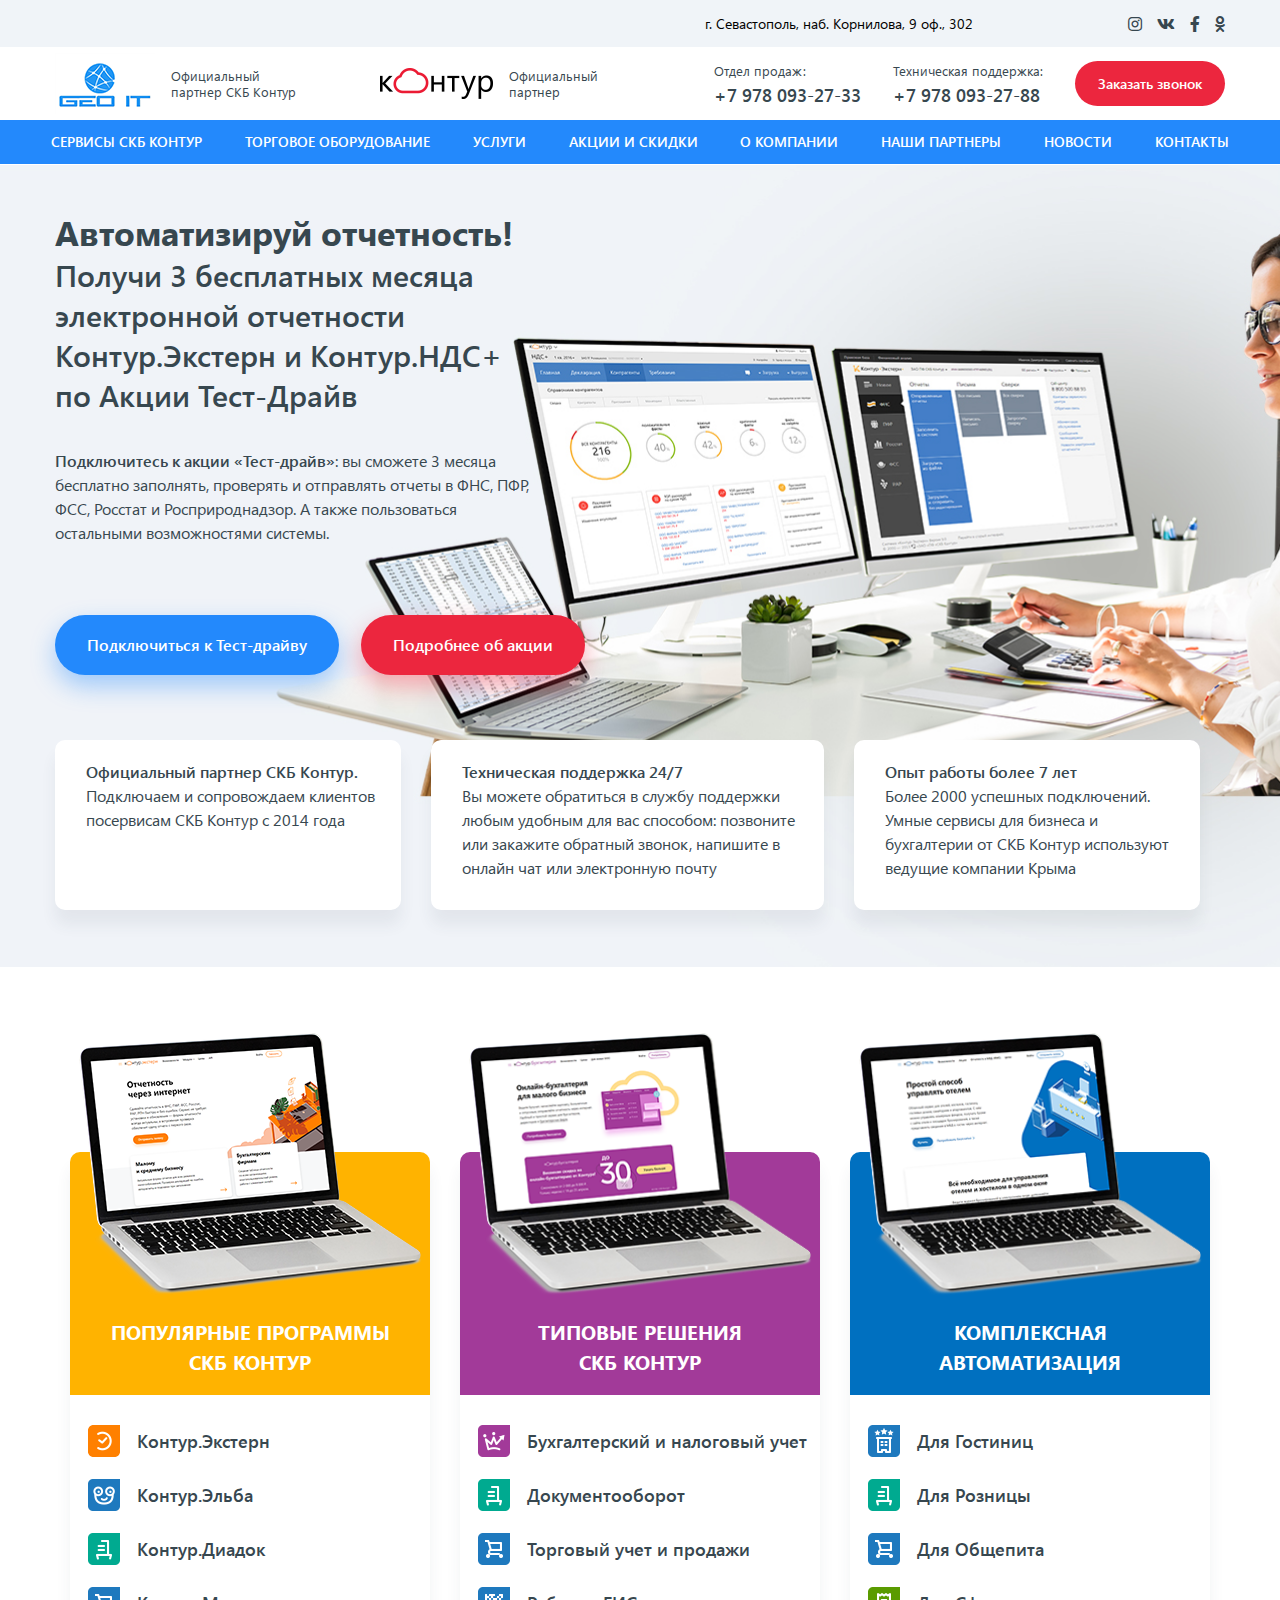
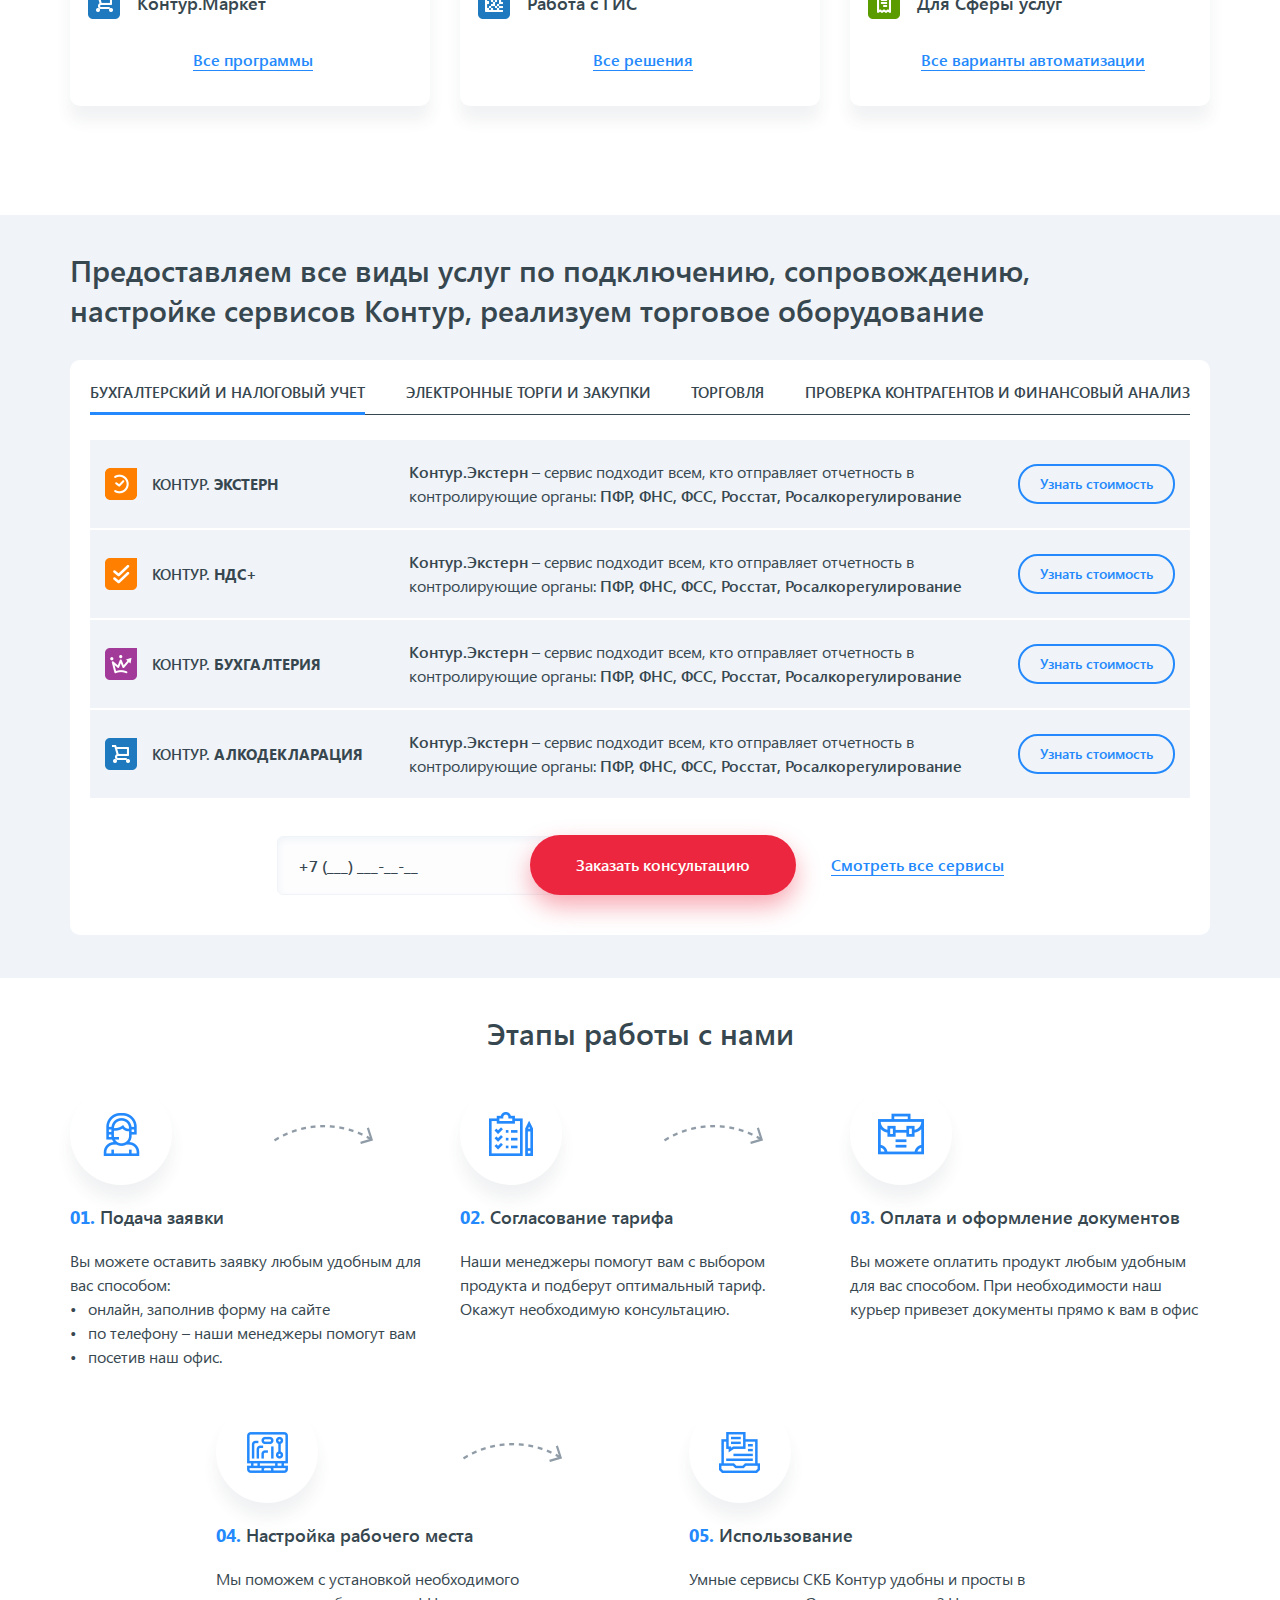
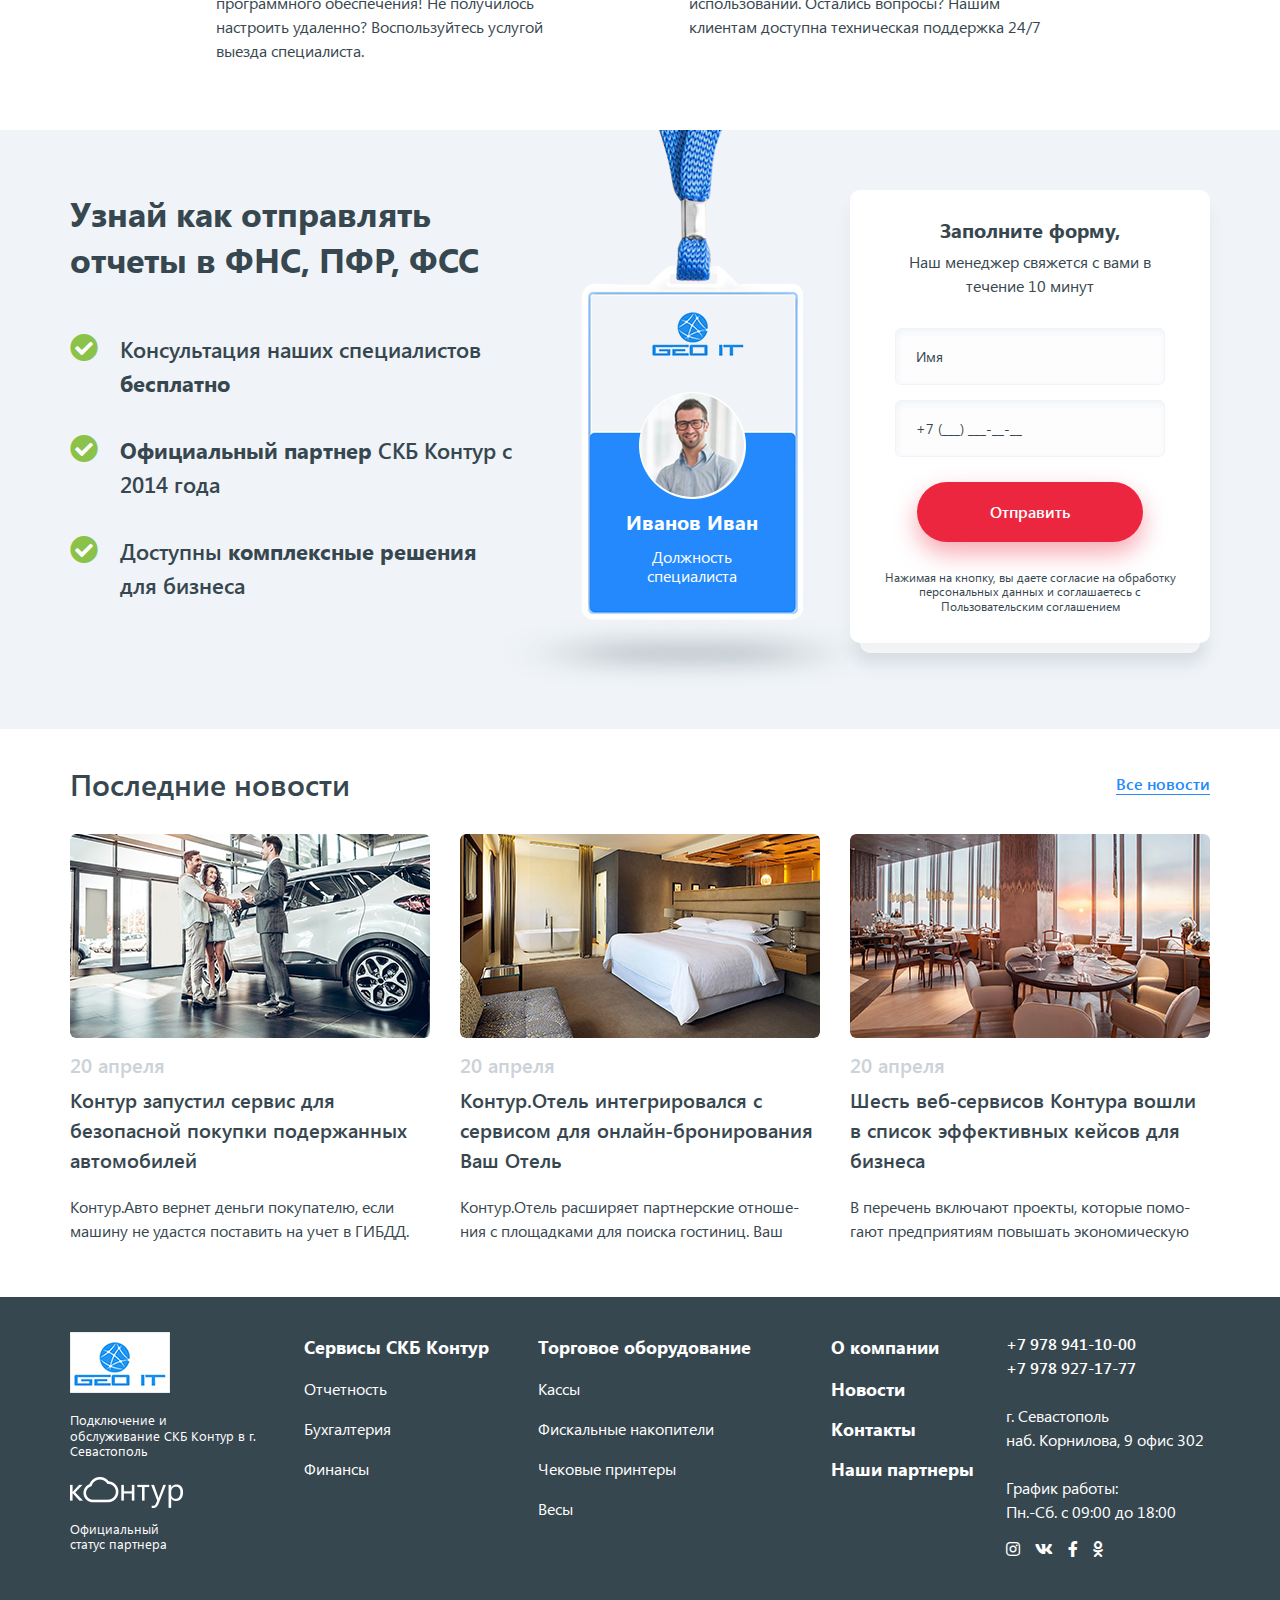
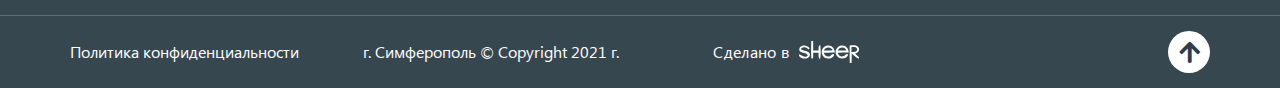
<file: index.html>
<!DOCTYPE html>
<!--[if lt IE 7]><html lang="ru" class="lt-ie9 lt-ie8 lt-ie7"><![endif]-->
<!--[if IE 7]><html lang="ru" class="lt-ie9 lt-ie8"><![endif]-->
<!--[if IE 8]><html lang="ru" class="lt-ie9"><![endif]-->
<!--[if gt IE 8]><!-->
<html lang="ru">
<!--<![endif]-->
<head>
	<meta charset="utf-8" />
	<title>Заголовок</title>
	<meta name="description" content="" />
	<meta http-equiv="X-UA-Compatible" content="IE=edge" />
	<meta name="viewport" content="width=device-width, initial-scale=1.0" />
	<link rel="shortcut icon" href="favicon.png" />
	<link rel="stylesheet" href="libs/bootstrap/bootstrap-grid.css" />
	<link rel="stylesheet" href="libs/fontawesome-free-5.12.0-web/css/all.min.css" />
	<link rel="stylesheet" href="libs/fancybox/jquery.fancybox.css" />
	<link rel="stylesheet" href="libs/slick-1.5.9/slick/slick.css" />
	<link rel="stylesheet" href="libs/slick-1.5.9/slick/slick-theme.css" />
	<link rel="stylesheet" href="css/fonts.css" />
	<link rel="stylesheet" href="css/main.css?ver=1.15" />
	<link rel="stylesheet" href="css/media.css?ver=1.15" />
</head>
<body>

	<div class="wrapper"> 

		<header class="header">
			<div class="header-top">
				<div class="container container_big">
					<div class="header-top__wrap">
						<div class="header__location">г. Севастополь, наб. Корнилова, 9 оф., 302</div>
						<ul class="list-social">
							<li><a href="#"><i class="fab fa-instagram"></i></a></li>
							<li><a href="#"><i class="fab fa-vk"></i></a></li>
							<li><a href="#"><i class="fab fa-facebook-f"></i></a></li>
							<li><a href="#"><i class="fab fa-odnoklassniki"></i></a></li>
						</ul>
					</div>
				</div>
			</div>
			<div class="header-middle">
				<div class="container container_big">
					<div class="header-middle__wrap">
						<div class="header__left">
							<div class="logo-wrap">
								<a href="#" class="logo">
									<img src="img/logo.png" alt="alt">
								</a>
								<div class="logo-descr">Официальный партнер СКБ Контур</div>
							</div>
							<div class="logo-wrap logo-wrap_partner">
								<a href="#" class="logo">
									<img src="img/logo2.png" alt="alt">
								</a>
								<div class="logo-descr">Официальный <br>партнер</div>
							</div>
						</div>
						<div class="header__right">
							<div class="item-contact">
								<p>Отдел продаж:</p>
								<a href="tel:+79780932733">+7 978 093-27-33</a>
							</div>
							<div class="item-contact">
								<p>Техническая поддержка:</p>
								<a href="tel:+79780932788">+7 978 093-27-88</a>
							</div>
							<a href="#callback" class="btn-main btn-main_simple fancybox">Заказать звонок</a>
							<a href="tel:+83462550086" class="phone-mob"><i class="fas fa-phone-alt"></i></a>
							<span class="btn_nav">
								<span class='sandwich'>
									<span class='sw-topper'></span>
									<span class='sw-bottom'></span>
									<span class='sw-footer'></span>
								</span>
							</span>
						</div>
					</div>
				</div>
			</div>
			<div class="header-bottom">
				<div class="container container_big">
					<ul class="menu">
						<li>
							<a href="#">Сервисы СКБ Контур</a>
							<div class="menu-dropdown">
								<div class="row">
									<div class="col-lg-3">
										<div class="menu-dropdown__title">Бухгалтерия и отчетность</div>
										<ul>
											<li><a href="#">Контур.Бухгалтерия</a></li>
											<li><a href="#">Контур.Эльба</a></li>
											<li><a href="#">Контур.Экстерн</a></li>
											<li><a href="#">Контур.Норматив</a></li>
											<li><a href="#">Контур.НДС +</a></li>
											<li><a href="#">Контур.ФМС</a></li>
											<li><a href="#">Контур.Алкодекларация</a></li>
										</ul>
									</div>
									<div class="col-lg-3">
										<div class="menu-dropdown__title">Электорные торги и закупки</div>
										<ul>
											<li><a href="#">Контур.Закупки</a></li>
											<li><a href="#">Контур.Спектр</a></li>
											<li><a href="#">Удостоверяющий центр</a></li>
											<li><a href="#">Контур.Сопровождение торгов</a></li>
											<li><a href="#">Контур.Снаб</a></li>
										</ul>
									</div>
									<div class="col-lg-3">
										<div class="menu-dropdown__title">Торговля</div>
										<ul>
											<li><a href="#">Контур.Маркет</a></li>
											<li><a href="#">Контур.ОФД</a></li>
											<li><a href="#">Контур.Маркировка</a></li>
											<li><a href="#">Контур.Фокус</a></li>
											<li><a href="#">Контур.Отель</a></li>
										</ul>
									</div>
									<div class="col-lg-3">
										<div class="menu-dropdown__title">Проверка контрагентов и финансовый анализ</div>
										<ul>
											<li><a href="#">Контур.Фокус</a></li>
											<li><a href="#">Контур.Призма</a></li>
										</ul>
									</div>
								</div>
							</div>
						</li>
						<li>
							<a href="#">Торговое оборудование</a>
							<div class="menu-dropdown">
								<ul>
									<li><a href="#">Фискальные принтеры</a></li>
									<li><a href="#">Планшеты и моноблоки</a></li>
									<li><a href="#">Автономные кассы</a></li>
									<li><a href="#">Сканеры и ТСД</a></li>
									<li><a href="#">Весы и прочее оборудование</a></li>
									<li><a href="#">Запчасти и комплектующие</a></li>
								</ul>
							</div>
						</li>
						<li>
							<a href="#">Услуги</a>
							<div class="menu-dropdown">
								<div class="row">
									<div class="col-lg-4">
										<div class="menu-dropdown__title">Технические</div>
										<ul>
											<li><a href="#">Регистрация и перерегистрация контрольно-кассовой техники</a></li>
											<li><a href="#">Прошивка контрольно-кассовой техники</a></li>
											<li><a href="#">Обслуживание и ремонт контрольно-кассовой техники</a></li>
											<li><a href="#">Обслуживание и настройка рабочих станций</a></li>
										</ul>
									</div>
									<div class="col-lg-4">
										<div class="menu-dropdown__title">Услуги по изготовлению печатей и штампов</div>
										<ul>
											<li><a href="#">Изготовление макета</a></li>
											<li><a href="#">Замена оснастки и заправка печатей</a></li>
											<li><a href="#">Изготовление карманных и ручных печатей</a></li>
											<li><a href="#">Продажа аксессуаров и красок для печатей и штампов</a></li>
										</ul>
									</div>
									<div class="col-lg-4">
										<div class="menu-dropdown__title">Услуги для бизнеса и торговли</div>
										<ul>
											<li><a href="#">Изготовление электро-цифровых подписей</a></li>
											<li><a href="#">Помощь в подборе ККТ и торгового оборудования</a></li>
											<li><a href="#">Регистрация в системе маркировки ЧЕСТНЫЙ ЗНАК</a></li>
											<li><a href="#">Услуга маркировки остатков с печатью этикеток </a></li>
											<li><a href="#">Обучение работе в системе маркировки</a></li>
											<li><a href="#">Обучение кассиров</a></li>
										</ul>
									</div>
								</div>
							</div>
						</li>
						<li><a href="#">Акции и скидки</a></li>
						<li><a href="#">О компании</a></li>
						<li><a href="#">Наши партнеры</a></li>
						<li><a href="#">Новости</a></li>
						<li><a href="#">Контакты</a></li>
					</ul>
				</div>
				<a href="#callback" class="btn-main btn-main_simple fancybox">Заказать звонок</a>
			</div>
		</header>

		<div class="billbord">
			<div class="container container_big">
				<div class="row">
					<div class="col-xl-6 col-lg-8">
						<div class="title-big">Автоматизируй отчетность!</div>
						<div class="title-middle">Получи 3 бесплатных месяца электронной отчетности Контур.Экстерн и Контур.НДС+ <br>по Акции Тест-Драйв</div>
						<div class="descr-billbord"><strong>Подключитесь к акции «Тест-драйв»</strong>: вы сможете 3 месяца бесплатно заполнять, проверять и отправлять отчеты в ФНС, ПФР, ФСС, Росстат и Росприроднадзор. А также пользоваться остальными возможностями системы.</div>
						<div class="billbord__btns">
							<a href="#" class="btn-main btn-main_page">Подключиться к Тест-драйву</a>
							<a href="#" class="btn-main">Подробнее об акции</a>
						</div>
					</div>
				</div>
				<div class="billbord__items">
					<div class="item-billbord">
						<strong>Официальный партнер СКБ Контур.</strong>
						<p> Подключаем и сопровождаем клиентов посервисам СКБ Контур с 2014 года</p>
					</div>
					<div class="item-billbord">
						<strong>Техническая поддержка 24/7 </strong>
						<p>Вы можете обратиться в службу поддержки любым удобным для вас способом: позвоните или закажите обратный звонок, напишите в онлайн чат или электронную почту</p>
					</div>
					<div class="item-billbord">
						<strong>Опыт работы более 7 лет</strong>
						<p> Более 2000 успешных подключений. Умные сервисы для бизнеса и бухгалтерии от СКБ Контур используют ведущие компании Крыма</p>
					</div>
				</div>
			</div>
		</div>

		<div class="sets">
			<div class="container">
				<div class="row row_sets">
					<div class="col-lg-4 col-md-6">
						<div class="item-set item-set_1">
							<div class="item-set__head">
								<img src="img/set1.png" alt="alt">
								<div class="item-set__head__title">Популярные программы <br>СКБ Контур</div>
							</div>
							<div class="item-set__content">
								<div class="feature-set"><img src="img/ic_set1.png" alt="alt">Контур.Экстерн</div>
								<div class="feature-set"><img src="img/ic_set2.png" alt="alt">Контур.Эльба</div>
								<div class="feature-set"><img src="img/ic_set3.png" alt="alt">Контур.Диадок</div>
								<div class="feature-set"><img src="img/ic_set4.png" alt="alt">Контур.Маркет</div>
								<div class="item-set__bottom">
									<a href="#" class="link-main">Все программы</a>
								</div>
							</div>
						</div>
					</div>
					<div class="col-lg-4 col-md-6">
						<div class="item-set item-set_2">
							<div class="item-set__head">
								<img src="img/set2.png" alt="alt">
								<div class="item-set__head__title">Типовые решения <br>СКБ Контур</div>
							</div>
							<div class="item-set__content">
								<div class="feature-set"><img src="img/ic_set5.png" alt="alt">Бухгалтерский и налоговый учет</div>
								<div class="feature-set"><img src="img/ic_set3.png" alt="alt">Документооборот</div>
								<div class="feature-set"><img src="img/ic_set4.png" alt="alt">Торговый учет и продажи</div>
								<div class="feature-set"><img src="img/ic_set6.png" alt="alt">Работа с ГИС</div>
								<div class="item-set__bottom">
									<a href="#" class="link-main">Все решения</a>
								</div>
							</div>
						</div>
					</div>
					<div class="col-lg-4 col-md-6">
						<div class="item-set item-set_3">
							<div class="item-set__head">
								<img src="img/set3.png" alt="alt">
								<div class="item-set__head__title">Комплексная <br>Автоматизация</div>
							</div>
							<div class="item-set__content">
								<div class="feature-set"><img src="img/ic_set7.png" alt="alt">Для Гостиниц</div>
								<div class="feature-set"><img src="img/ic_set3.png" alt="alt">Для Розницы</div>
								<div class="feature-set"><img src="img/ic_set4.png" alt="alt">Для Общепита</div>
								<div class="feature-set"><img src="img/ic_set8.png" alt="alt"> Для Сферы услуг</div>
								<div class="item-set__bottom">
									<a href="#" class="link-main">Все варианты автоматизации</a>
								</div>
							</div>
						</div>
					</div>
				</div>
			</div>
		</div>

		<div class="services">
			<div class="container">
				<div class="title-section">Предоставляем все виды услуг по подключению, сопровождению, настройке сервисов Контур, реализуем торговое оборудование</div>
				<div class="services-block">
					<ul class="tabs-page">
						<li class="active"><a href="#tab_page1">Бухгалтерский и налоговый учет</a></li>
						<li><a href="#tab_page2">Электронные торги и закупки</a></li>
						<li><a href="#tab_page3">Торговля</a></li>
						<li><a href="#tab_page4">Проверка контрагентов и финансовый анализ</a></li>
					</ul>
					<div class="tab-container-page">
						<div class="tab-pane-page" id="tab_page1">
							<div class="table-wrap">
								<table>
									<tbody>
										<tr>
											<td>
												<img src="img/ic_service1.png" alt="alt">
											</td>
											<td>Контур. <strong>Экстерн</strong></td>
											<td><strong>Контур.Экстерн</strong> – сервис подходит всем, кто отправляет отчетность в контролирующие органы: <strong>ПФР, ФНС, ФСС, Росстат, Росалкорегулирование</strong></td>
											<td>
												<a href="#" class="btn-page">Узнать стоимость</a>
											</td>
										</tr>
										<tr>
											<td>
												<img src="img/ic_service2.png" alt="alt">
											</td>
											<td>Контур. <strong>НДС+</strong></td>
											<td><strong>Контур.Экстерн</strong> – сервис подходит всем, кто отправляет отчетность в контролирующие органы: <strong>ПФР, ФНС, ФСС, Росстат, Росалкорегулирование</strong></td>
											<td>
												<a href="#" class="btn-page">Узнать стоимость</a>
											</td>
										</tr>
										<tr>
											<td>
												<img src="img/ic_service3.png" alt="alt">
											</td>
											<td>Контур. <strong>БУХГАЛТЕРИЯ</strong></td>
											<td><strong>Контур.Экстерн</strong> – сервис подходит всем, кто отправляет отчетность в контролирующие органы: <strong>ПФР, ФНС, ФСС, Росстат, Росалкорегулирование</strong></td>
											<td>
												<a href="#" class="btn-page">Узнать стоимость</a>
											</td>
										</tr>
										<tr>
											<td>
												<img src="img/ic_service4.png" alt="alt">
											</td>
											<td>Контур. <strong>Алкодекларация</strong></td>
											<td><strong>Контур.Экстерн</strong> – сервис подходит всем, кто отправляет отчетность в контролирующие органы: <strong>ПФР, ФНС, ФСС, Росстат, Росалкорегулирование</strong></td>
											<td>
												<a href="#" class="btn-page">Узнать стоимость</a>
											</td>
										</tr>
									</tbody>
								</table>
							</div>
							<div class="services__bottom">
								<form>
									<div class="form-phone">
										<div class="item-form">
											<input type="text" placeholder="+7 (___) ___-__-__" class="input-phone" required="required">
										</div>
										<button class="btn-main" type="submit">Заказать консультацию</button>
									</div>
								</form>
								<a href="#" class="link-main">Смотреть все сервисы</a>
							</div>
						</div>
						<div class="tab-pane-page" id="tab_page2">
							<div class="table-wrap">
								<table>
									<tbody>
										<tr>
											<td>
												<img src="img/ic_service1.png" alt="alt">
											</td>
											<td>Контур. <strong>Экстерн</strong></td>
											<td><strong>Контур.Экстерн</strong> – сервис подходит всем, кто отправляет отчетность в контролирующие органы: <strong>ПФР, ФНС, ФСС, Росстат, Росалкорегулирование</strong></td>
											<td>
												<a href="#" class="btn-page">Узнать стоимость</a>
											</td>
										</tr>
										<tr>
											<td>
												<img src="img/ic_service2.png" alt="alt">
											</td>
											<td>Контур. <strong>НДС+</strong></td>
											<td><strong>Контур.Экстерн</strong> – сервис подходит всем, кто отправляет отчетность в контролирующие органы: <strong>ПФР, ФНС, ФСС, Росстат, Росалкорегулирование</strong></td>
											<td>
												<a href="#" class="btn-page">Узнать стоимость</a>
											</td>
										</tr>
										<tr>
											<td>
												<img src="img/ic_service3.png" alt="alt">
											</td>
											<td>Контур. <strong>БУХГАЛТЕРИЯ</strong></td>
											<td><strong>Контур.Экстерн</strong> – сервис подходит всем, кто отправляет отчетность в контролирующие органы: <strong>ПФР, ФНС, ФСС, Росстат, Росалкорегулирование</strong></td>
											<td>
												<a href="#" class="btn-page">Узнать стоимость</a>
											</td>
										</tr>
										<tr>
											<td>
												<img src="img/ic_service4.png" alt="alt">
											</td>
											<td>Контур. <strong>Алкодекларация</strong></td>
											<td><strong>Контур.Экстерн</strong> – сервис подходит всем, кто отправляет отчетность в контролирующие органы: <strong>ПФР, ФНС, ФСС, Росстат, Росалкорегулирование</strong></td>
											<td>
												<a href="#" class="btn-page">Узнать стоимость</a>
											</td>
										</tr>
									</tbody>
								</table>
							</div>
							<div class="services__bottom">
								<form>
									<div class="form-phone">
										<div class="item-form">
											<input type="text" placeholder="+7 (___) ___-__-__" class="input-phone" required="required">
										</div>
										<button class="btn-main" type="submit">Заказать консультацию</button>
									</div>
								</form>
								<a href="#" class="link-main">Смотреть все сервисы</a>
							</div>
						</div>
						<div class="tab-pane-page" id="tab_page3">
							<div class="table-wrap">
								<table>
									<tbody>
										<tr>
											<td>
												<img src="img/ic_service1.png" alt="alt">
											</td>
											<td>Контур. <strong>Экстерн</strong></td>
											<td><strong>Контур.Экстерн</strong> – сервис подходит всем, кто отправляет отчетность в контролирующие органы: <strong>ПФР, ФНС, ФСС, Росстат, Росалкорегулирование</strong></td>
											<td>
												<a href="#" class="btn-page">Узнать стоимость</a>
											</td>
										</tr>
										<tr>
											<td>
												<img src="img/ic_service2.png" alt="alt">
											</td>
											<td>Контур. <strong>НДС+</strong></td>
											<td><strong>Контур.Экстерн</strong> – сервис подходит всем, кто отправляет отчетность в контролирующие органы: <strong>ПФР, ФНС, ФСС, Росстат, Росалкорегулирование</strong></td>
											<td>
												<a href="#" class="btn-page">Узнать стоимость</a>
											</td>
										</tr>
										<tr>
											<td>
												<img src="img/ic_service3.png" alt="alt">
											</td>
											<td>Контур. <strong>БУХГАЛТЕРИЯ</strong></td>
											<td><strong>Контур.Экстерн</strong> – сервис подходит всем, кто отправляет отчетность в контролирующие органы: <strong>ПФР, ФНС, ФСС, Росстат, Росалкорегулирование</strong></td>
											<td>
												<a href="#" class="btn-page">Узнать стоимость</a>
											</td>
										</tr>
										<tr>
											<td>
												<img src="img/ic_service4.png" alt="alt">
											</td>
											<td>Контур. <strong>Алкодекларация</strong></td>
											<td><strong>Контур.Экстерн</strong> – сервис подходит всем, кто отправляет отчетность в контролирующие органы: <strong>ПФР, ФНС, ФСС, Росстат, Росалкорегулирование</strong></td>
											<td>
												<a href="#" class="btn-page">Узнать стоимость</a>
											</td>
										</tr>
									</tbody>
								</table>
							</div>
							<div class="services__bottom">
								<form>
									<div class="form-phone">
										<div class="item-form">
											<input type="text" placeholder="+7 (___) ___-__-__" class="input-phone" required="required">
										</div>
										<button class="btn-main" type="submit">Заказать консультацию</button>
									</div>
								</form>
								<a href="#" class="link-main">Смотреть все сервисы</a>
							</div>
						</div>
						<div class="tab-pane-page" id="tab_page4">
							<div class="table-wrap">
								<table>
									<tbody>
										<tr>
											<td>
												<img src="img/ic_service1.png" alt="alt">
											</td>
											<td>Контур. <strong>Экстерн</strong></td>
											<td><strong>Контур.Экстерн</strong> – сервис подходит всем, кто отправляет отчетность в контролирующие органы: <strong>ПФР, ФНС, ФСС, Росстат, Росалкорегулирование</strong></td>
											<td>
												<a href="#" class="btn-page">Узнать стоимость</a>
											</td>
										</tr>
										<tr>
											<td>
												<img src="img/ic_service2.png" alt="alt">
											</td>
											<td>Контур. <strong>НДС+</strong></td>
											<td><strong>Контур.Экстерн</strong> – сервис подходит всем, кто отправляет отчетность в контролирующие органы: <strong>ПФР, ФНС, ФСС, Росстат, Росалкорегулирование</strong></td>
											<td>
												<a href="#" class="btn-page">Узнать стоимость</a>
											</td>
										</tr>
										<tr>
											<td>
												<img src="img/ic_service3.png" alt="alt">
											</td>
											<td>Контур. <strong>БУХГАЛТЕРИЯ</strong></td>
											<td><strong>Контур.Экстерн</strong> – сервис подходит всем, кто отправляет отчетность в контролирующие органы: <strong>ПФР, ФНС, ФСС, Росстат, Росалкорегулирование</strong></td>
											<td>
												<a href="#" class="btn-page">Узнать стоимость</a>
											</td>
										</tr>
										<tr>
											<td>
												<img src="img/ic_service4.png" alt="alt">
											</td>
											<td>Контур. <strong>Алкодекларация</strong></td>
											<td><strong>Контур.Экстерн</strong> – сервис подходит всем, кто отправляет отчетность в контролирующие органы: <strong>ПФР, ФНС, ФСС, Росстат, Росалкорегулирование</strong></td>
											<td>
												<a href="#" class="btn-page">Узнать стоимость</a>
											</td>
										</tr>
									</tbody>
								</table>
							</div>
							<div class="services__bottom">
								<form>
									<div class="form-phone">
										<div class="item-form">
											<input type="text" placeholder="+7 (___) ___-__-__" class="input-phone" required="required">
										</div>
										<button class="btn-main" type="submit">Заказать консультацию</button>
									</div>
								</form>
								<a href="#" class="link-main">Смотреть все сервисы</a>
							</div>
						</div>
					</div>
				</div>
			</div>
		</div>

		<div class="etaps">
			<div class="container">
				<div class="title-section title-section_center">Этапы работы с нами</div>
				<div class="row row_etaps">
					<div class="col-lg-4 col-md-6">
						<div class="item-etap">
							<div class="item-etap__icon">
								<img src="img/ic_etap1.png" alt="alt">
							</div>
							<div class="item-etap__title"><strong>01.</strong> Подача заявки</div>
							<p>Вы можете оставить заявку любым удобным для вас способом:</p>
							<ul>
								<li>онлайн,  заполнив форму на сайте</li>
								<li>по телефону – наши менеджеры помогут вам</li>
								<li>посетив наш офис.</li>
							</ul>
						</div>
					</div>
					<div class="col-lg-4 col-md-6">
						<div class="item-etap">
							<div class="item-etap__icon">
								<img src="img/ic_etap2.png" alt="alt">
							</div>
							<div class="item-etap__title"><strong>02.</strong> Согласование тарифа</div>
							<p>Наши менеджеры помогут вам с выбором продукта и подберут оптимальный тариф. Окажут необходимую консультацию.</p>
						</div>
					</div>
					<div class="col-lg-4 col-md-6">
						<div class="item-etap">
							<div class="item-etap__icon">
								<img src="img/ic_etap3.png" alt="alt">
							</div>
							<div class="item-etap__title"><strong>03.</strong> Оплата и оформление документов</div>
							<p>Вы можете оплатить продукт любым удобным для вас способом. При необходимости наш курьер привезет документы прямо к вам в офис </p>
						</div>
					</div>
					<div class="col-lg-4 col-md-6">
						<div class="item-etap">
							<div class="item-etap__icon">
								<img src="img/ic_etap4.png" alt="alt">
							</div>
							<div class="item-etap__title"><strong>04.</strong> Настройка рабочего места</div>
							<p>Мы поможем с установкой необходимого программного обеспечения! Не получилось настроить удаленно? Воспользуйтесь услугой выезда специалиста.</p>
						</div>
					</div>
					<div class="col-lg-4 col-md-6 offset-lg-1 col_pl">
						<div class="item-etap">
							<div class="item-etap__icon">
								<img src="img/ic_etap5.png" alt="alt">
							</div>
							<div class="item-etap__title"><strong>05.</strong> Использование</div>
							<p>Умные сервисы СКБ Контур удобны и просты в использовании. Остались вопросы? Нашим клиентам доступна техническая поддержка 24/7</p>
						</div>
					</div>
				</div>
			</div>
		</div>

		<div class="consultation">
			<div class="container">
				<div class="row">
					<div class="col-lg-5 col-md-6">
						<div class="title-big">Узнай как отправлять отчеты в ФНС, ПФР, ФСС</div>
						<ul class="list-block">
							<li><i class="fad fa-check-circle"></i>Консультация наших специалистов <strong>бесплатно</strong></li>
							<li><i class="fad fa-check-circle"></i><strong>Официальный партнер</strong> СКБ Контур с 2014 года</li>
							<li><i class="fad fa-check-circle"></i>Доступны <strong>комплексные решения</strong> для бизнеса</li>
						</ul>
					</div>
					<div class="col-lg-3 col-md-6">
						<div class="badge-wrap">
							<div class="badge">
								<div class="badge__image">
									<img src="img/img_badge.jpg" alt="alt">
								</div>
								<div class="badge__title">Иванов Иван</div>
								<div class="badge__descr">Должность <br>специалиста</div>
							</div>
						</div>
					</div>
					<div class="col-lg-4">
						<div class="block-form">
							<form>
								<div class="title-form">Заполните форму,</div>
								<div class="descr-form">Наш менеджер свяжется с вами в течение 10 минут</div>
								<div class="item-form">
									<input type="text" placeholder="Имя" required="required">
								</div>
								<div class="item-form">
									<input type="text" placeholder="+7 (___) ___-__-__" class="input-phone" required="required">
								</div>
								<button class="btn-main" type="submit">Отправить</button>
								<div class="agree-form">Нажимая на кнопку, вы даете согласие на обработку персональных данных и соглашаетесь с Пользовательским соглашением</div>
							</form>
						</div>
					</div>
				</div>
			</div>
		</div>

		<div class="news">
			<div class="container">
				<div class="head-page">
					<div class="title-section">Последние новости</div>
					<a href="#" class="link-main">Все новости</a>
				</div>
				<div class="row row_news">
					<div class="col-lg-4 col-md-6">
						<a href="#" class="item-news">
							<span class="item-news__image">
								<img src="img/news1.jpg" alt="alt">
							</span>
							<span class="item-news__date">20 апреля</span>
							<span class="item-news__name">Контур запустил сервис для безопасной покупки подержанных автомобилей </span>
							<span class="item-news__text">Контур.Авто вернет деньги покупателю, если машину не удастся поставить на учет в ГИБДД.</span>
						</a>
					</div>
					<div class="col-lg-4 col-md-6">
						<a href="#" class="item-news">
							<span class="item-news__image">
								<img src="img/news2.jpg" alt="alt">
							</span>
							<span class="item-news__date">20 апреля</span>
							<span class="item-news__name">Контур.Отель интегрировался с сервисом для онлайн‑бронирования Ваш Отель</span>
							<span class="item-news__text">Контур.Отель расширяет партнерские отноше<span>-</span>ния с площадками для поиска гостиниц. Ваш </span>
						</a>
					</div>
					<div class="col-lg-4 col-md-6">
						<a href="#" class="item-news">
							<span class="item-news__image">
								<img src="img/news3.jpg" alt="alt">
							</span>
							<span class="item-news__date">20 апреля</span>
							<span class="item-news__name">Шесть веб‑сервисов Контура вошли в список эффективных кейсов для бизнеса </span>
							<span class="item-news__text">В перечень включают проекты, которые помо<span>-</span>гают предприятиям повышать экономическую</span>
						</a>
					</div>
				</div>
			</div>
		</div>

		<footer class="footer">
			<div class="container">
				<div class="footer__wrap">
					<div class="footer__col">
						<a href="#" class="logo">
							<img src="img/logo.png" alt="alt">
						</a>
						<div class="logo-descr">Подключение и обслуживание СКБ Контур в г. Севастополь</div>
						<a href="#" class="logo logo_partner">
							<img src="img/logo3.png" alt="alt">
						</a>
						<div class="logo-descr logo-descr_partner">Официальный статус партнера</div>
					</div>
					<div class="footer__col">
						<div class="footer__title">Сервисы СКБ Контур <i class="far fa-plus"></i></div>
						<div class="footer__content">
							<ul class="footer__list">
								<li><a href="#">Отчетность</a></li>
								<li><a href="#">Бухгалтерия</a></li>
								<li><a href="#">Финансы</a></li>
							</ul>
						</div>
					</div>
					<div class="footer__col footer__col_big">
						<div class="footer__title">Торговое оборудование <i class="far fa-plus"></i></div>
						<div class="footer__content">
							<ul class="footer__list">
								<li><a href="#">Кассы</a></li>
								<li><a href="#">Фискальные накопители</a></li>
								<li><a href="#">Чековые принтеры</a></li>
								<li><a href="#">Весы</a></li>
							</ul>
						</div>
					</div>
					<div class="footer__col footer__col_min">
						<div class="footer__title">О компании <i class="far fa-plus"></i></div>
						<div class="footer__content">
							<ul class="footer__list footer__list_big">
								<li><a href="#">Новости</a></li>
								<li><a href="#">Контакты</a></li>
								<li><a href="#">Наши партнеры</a></li>
							</ul>
						</div>
					</div>
					<div class="footer__col footer__col_last">
						<div class="footer__title footer__title_mob">Контакты <i class="far fa-plus"></i></div>
						<div class="footer__content">
							<p><a href="tel:+79789411000">+7 978 941-10-00</a></p>
							<p><a href="tel:+79789271777">+7 978 927-17-77</a></p>
							<br>
							<p>г. Севастополь </p>
							<p>наб. Корнилова, 9 офис 302</p>
							<br>
							<p>График работы: </p>
							<p>Пн.-Сб. с 09:00 до 18:00</p>
							<ul class="list-social">
								<li><a href="#"><i class="fab fa-instagram"></i></a></li>
								<li><a href="#"><i class="fab fa-vk"></i></a></li>
								<li><a href="#"><i class="fab fa-facebook-f"></i></a></li>
								<li><a href="#"><i class="fab fa-odnoklassniki"></i></a></li>
							</ul>
						</div>
					</div>
				</div>
			</div>
			<div class="footer__bottom">
				<div class="container">
					<div class="row align-items-center">
						<div class="col-lg-3 col-md-6">
							<a href="#">Политика конфиденциальности</a>
						</div>
						<div class="col-lg-3 col-md-6">
							<p>г. Симферополь © Copyright  2021 г.</p>
						</div>
						<div class="col-lg-3 col-md-6">
							<div class="create">Сделано в <img src="img/copy.svg" alt="alt"></div>
						</div>
						<div class="col-lg-3 align_right col-md-6">
							<a href="#" class="btn_top"><i class="fa fa-arrow-up"></i></a>
						</div>
					</div>
				</div>
			</div>
		</footer>

	</div>

	<div id="callback" class="modal-block">
		<div class="modal-wrap">
			<div class="block-form">
				<form>
					<div class="title-form">Заполните форму</div>
					<div class="descr-form">Наш менеджер свяжется с вами в течение 10 минут</div>
					<div class="item-form">
						<input type="text" placeholder="Имя" required="required">
					</div>
					<div class="item-form">
						<input type="text" placeholder="+7 (___) ___-__-__" class="input-phone" required="required">
					</div>
					<button class="btn-main" type="submit">Отправить</button>
					<div class="agree-form">Нажимая на кнопку, вы даете согласие на обработку персональных данных и соглашаетесь с Пользовательским соглашением</div>
				</form>
			</div>
		</div>
	</div>

	<!--[if lt IE 9]>
	<script src="libs/html5shiv/es5-shim.min.js"></script>
	<script src="libs/html5shiv/html5shiv.min.js"></script>
	<script src="libs/html5shiv/html5shiv-printshiv.min.js"></script>
	<script src="libs/respond/respond.min.js"></script>
<![endif]-->
<script src="libs/jquery/jquery-1.11.1.min.js"></script>
<script src="libs/jquery-mousewheel/jquery.mousewheel.min.js"></script>
<script src="libs/fancybox/jquery.fancybox.pack.js"></script>
<script src="libs/slick-1.5.9/slick/slick.min.js"></script>
<script src="libs/scroll2id/PageScroll2id.min.js"></script>
<script src="libs/mask/jquery.maskedinput.js"></script>
<script src="libs/jQueryFormStyler-master/jquery.formstyler.min.js"></script>
<script src="js/common.js?ver=1.15"></script>
<!-- Yandex.Metrika counter --><!-- /Yandex.Metrika counter -->
<!-- Google Analytics counter --><!-- /Google Analytics counter -->
</body>
</html>
</file>
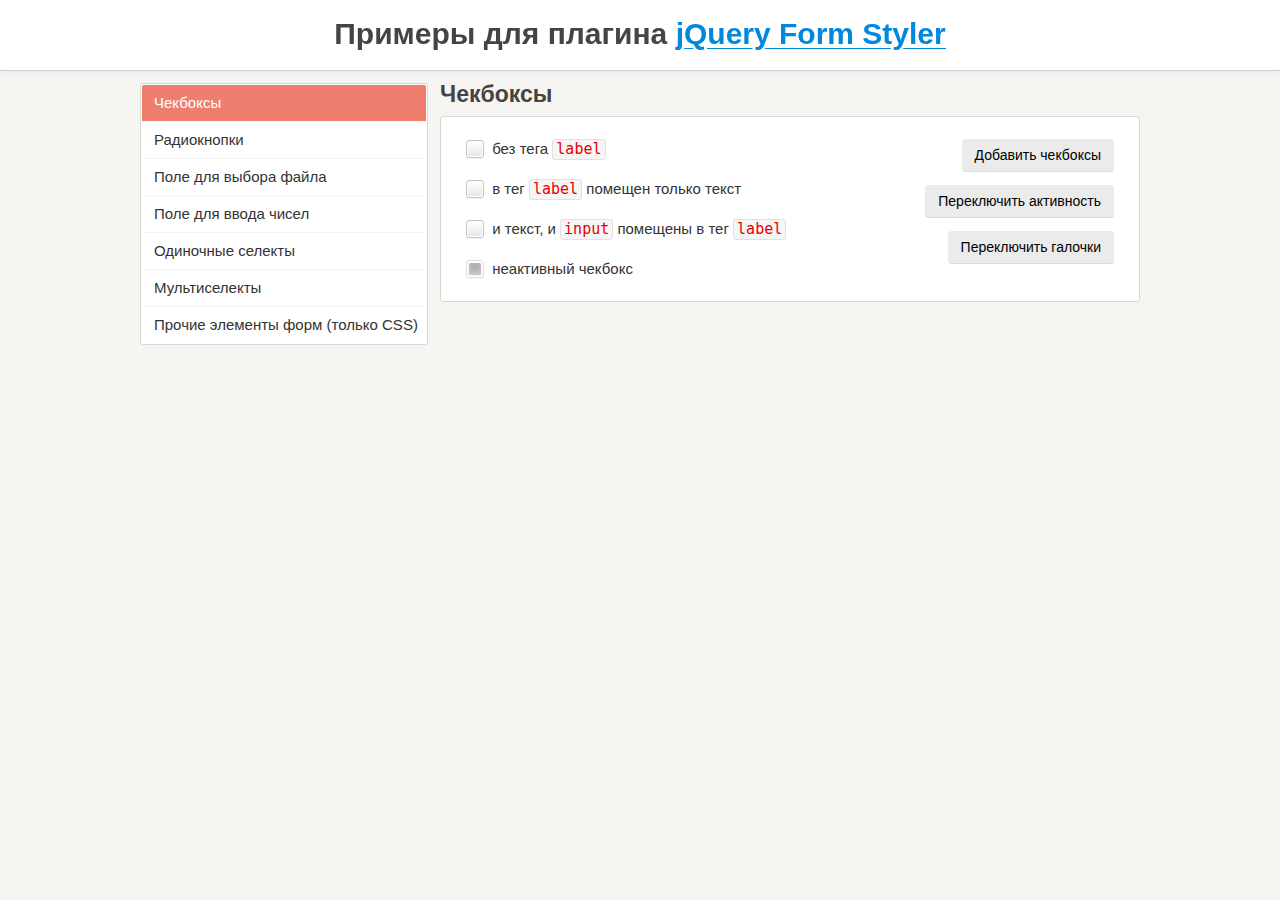
<file: libs/jQueryFormStyler-master/demo/index.html>
<!DOCTYPE html>
<html>
<head>
	<meta charset="utf-8" />
	<meta name="viewport" content="width=device-width, initial-scale=1.0" />
	<title>Примеры для плагина jQuery Form Styler</title>
	<link href="demo.css" rel="stylesheet" />
	<link href="../jquery.formstyler.css" rel="stylesheet" />
	<script src="http://ajax.googleapis.com/ajax/libs/jquery/1.11.3/jquery.min.js"></script>
	<script src="../jquery.formstyler.js"></script>
	<script>
		(function($) {
		$(function() {
			$('input, select').styler({
				selectSearch: true
			});
		});
		})(jQuery);
	</script>
	<script src="demo.js"></script>
</head>

<body>

<h1>Примеры для плагина <a href="http://dimox.name/jquery-form-styler/">jQuery Form Styler</a></h1>

<form method="post">
<div class="wrapper">

	<ul class="menu">
		<li class="current" data-hash="checkbox">Чекбоксы</li>
		<li data-hash="radio">Радиокнопки</li>
		<li data-hash="file">Поле для выбора файла</li>
		<li data-hash="number">Поле для ввода чисел</li>
		<li data-hash="select">Одиночные селекты</li>
		<li data-hash="multiselect">Мультиселекты</li>
		<li data-hash="css">Прочие элементы форм (только CSS)</li>
	</ul>

	<div class="content">

		<div class="box visible">
			<h2>Чекбоксы</h2>

			<div class="section lh">
				<div class="buttons">
					<button type="submit" class="button  add-checkbox">Добавить чекбоксы</button>
					<button type="submit" class="button  disable-input">Переключить активность</button>
					<button type="submit" class="button  check">Переключить галочки</button>
				</div>
				<input type="checkbox" /> без тега <code>label</code><br />
				<span id="r"><input type="checkbox" id="checkbox1" /></span> <label for="checkbox1"> в тег <code>label</code> помещен только текст</label><br />
				<label><input type="checkbox" /> и текст, и <code>input</code> помещены в тег <code>label</code></label><br />
				<label><input type="checkbox" disabled checked /> неактивный чекбокс</label>
			</div><!-- .section -->
		</div><!-- .box -->

		<div class="box">
			<h2>Радиокнопки</h2>

			<div class="section lh">
				<div class="buttons">
					<button type="submit" class="button  add-radio">Добавить радиокнопки</button>
					<button type="submit" class="button  disable-input">Переключить активность</button>
				</div>
				<input type="radio" name="radio" /> без тега <code>label</code><br />
				<input type="radio" name="radio" id="radio1" /> <label for="radio1"> в тег <code>label</code> помещен только текст</label><br />
				<label><input type="radio" name="radio" /> и текст, и <code>input</code> помещены в тег <code>label</code></label><br />
				<label><input type="radio" name="radio" disabled /> неактивная радиокнопка</label>
			</div><!-- .section -->
		</div><!-- .box -->

		<div class="box">
			<h2>Поле для выбора файла</h2>

			<div class="section">
				<div class="buttons">
					<button type="submit" class="button  add-file">Добавить поле</button>
					<button type="submit" class="button  disable-input">Переключить активность</button>
				</div>
				<input type="file" />
			</div><!-- .section -->
		</div><!-- .box -->

		<div class="box">
			<h2>Поле для ввода чисел</h2>

			<div class="section">
				<div class="buttons">
					<button type="submit" class="button  add-number">Добавить поле</button>
					<button type="submit" class="button  disable-input">Переключить активность</button>
				</div>
				<p>Поле без атрибутов.</p>
				<input type="number" />
			</div><!-- .section -->

			<div class="section">
				<p>Поле с атрибутами <code>min="0" max="100" step="5"</code>.</p>
				<input type="number" min="0" max="100" step="5" />
			</div><!-- .section -->

			<div class="section  number-plus-minus">
			<p>Другой вид переключателей.</p>
				<input type="number" />
			</div><!-- .section -->
		</div><!-- .box -->

		<div class="box">

			<h2>Одиночные селекты</h2>

			<p style="color: #43C617">По умолчанию ширина селекта на этой странице установлена 250 пикселей.</p>

			<div class="section">
				<div class="buttons">
					<button type="submit" class="button  add-select">Добавить селект</button>
					<button type="submit" class="button  add-options">Добавить пункты в список</button>
					<button type="submit" class="button  disable-select">Переключить активность селекта</button>
					<button type="submit" class="button  disable-options">Переключить активность пунктов</button>
				</div>
				<p><strong>Простой селект</strong> с несколькими пунктами, <br />один из них неактивный.</p>
				<select>
					<option>-- Выберите --</option>
					<option>Пункт 1</option>
					<option>Пункт 2</option>
					<option disabled>Пункт 3</option>
					<option>Пункт 4</option>
					<option>Пункт 5</option>
				</select>
			</div><!-- .section -->

			<div class="section">

				<p>Селект <strong>без заданной ширины</strong>, имеющий пункт <strong>с длинным текстом</strong>.</p>
				<select class="width-auto">
					<option>-- Выберите --</option>
					<option>Пункт 1</option>
					<option>Пункт 2</option>
					<option>Какой-то пункт с очень-очень-очень длинным-длинным-длинным текстом</option>
					<option>Пункт 4</option>
					<option>Пункт 5</option>
				</select>

				<br /><br />

				<p>Селект <strong>с шириной 200 пикселей</strong>, имеющий пункт <strong>с длинным текстом</strong>.</p>
				<select class="width-200">
					<option>-- Выберите --</option>
					<option>Пункт 1</option>
					<option>Пункт 2</option>
					<option>Какой-то пункт с очень-очень-очень длинным-длинным-длинным текстом</option>
					<option>Пункт 4</option>
					<option>Пункт 5</option>
				</select>

			</div><!-- .section -->

			<div class="section">

				<div class="sec maxheight">
					<p>Выпадающий список этого селекта <br /><strong>органичен по высоте</strong>.</p>
					<select>
						<option>-- Выберите --</option>
						<option>Пункт 1</option>
						<option>Пункт 2</option>
						<option>Пункт 3</option>
						<option>Пункт 4</option>
						<option>Пункт 5</option>
						<option>Пункт 6</option>
						<option>Пункт 7</option>
						<option>Пункт 8</option>
						<option>Пункт 9</option>
						<option>Пункт 10</option>
						<option>Пункт 11</option>
						<option>Пункт 12</option>
						<option>Пункт 13</option>
						<option>Пункт 14</option>
						<option>Пункт 15</option>
						<option>Пункт 16</option>
						<option>Пункт 17</option>
						<option>Пункт 18</option>
						<option>Пункт 19</option>
						<option>Пункт 20</option>
						<option>Пункт 21</option>
						<option>Пункт 22</option>
						<option>Пункт 23</option>
						<option>Пункт 24</option>
						<option>Пункт 25</option>
						<option>Пункт 26</option>
						<option>Пункт 27</option>
						<option>Пункт 28</option>
						<option>Пункт 29</option>
						<option>Пункт 30</option>
					</select>
				</div><!-- .sec -->

				<div class="sec">
					<p>Селект <strong>с длинным списком</strong>, не ограниченным максимальной высотой.</p>
					<select>
						<option>-- Выберите --</option>
						<option>Пункт 1</option>
						<option>Пункт 2</option>
						<option>Пункт 3</option>
						<option>Пункт 4</option>
						<option>Пункт 5</option>
						<option>Пункт 6</option>
						<option>Пункт 7</option>
						<option>Пункт 8</option>
						<option>Пункт 9</option>
						<option>Пункт 10</option>
						<option>Пункт 11</option>
						<option>Пункт 12</option>
						<option>Пункт 13</option>
						<option>Пункт 14</option>
						<option>Пункт 15</option>
						<option>Пункт 16</option>
						<option>Пункт 17</option>
						<option>Пункт 18</option>
						<option>Пункт 19</option>
						<option>Пункт 20</option>
						<option>Пункт 21</option>
						<option>Пункт 22</option>
						<option>Пункт 23</option>
						<option>Пункт 24</option>
						<option>Пункт 25</option>
						<option>Пункт 26</option>
						<option>Пункт 27</option>
						<option>Пункт 28</option>
						<option>Пункт 29</option>
						<option>Пункт 30</option>
						<option>Пункт 31</option>
						<option>Пункт 32</option>
						<option>Пункт 33</option>
						<option>Пункт 34</option>
						<option>Пункт 35</option>
						<option>Пункт 36</option>
						<option>Пункт 37</option>
						<option>Пункт 38</option>
						<option>Пункт 39</option>
						<option>Пункт 40</option>
						<option>Пункт 41</option>
						<option>Пункт 42</option>
						<option>Пункт 43</option>
						<option>Пункт 44</option>
						<option>Пункт 45</option>
						<option>Пункт 46</option>
						<option>Пункт 47</option>
						<option>Пункт 48</option>
						<option>Пункт 49</option>
						<option>Пункт 50</option>
						<option>Пункт 51</option>
						<option>Пункт 52</option>
						<option>Пункт 53</option>
						<option>Пункт 54</option>
						<option>Пункт 55</option>
						<option>Пункт 56</option>
						<option>Пункт 57</option>
						<option>Пункт 58</option>
						<option>Пункт 59</option>
						<option>Пункт 60</option>
						<option>Пункт 61</option>
						<option>Пункт 62</option>
						<option>Пункт 63</option>
						<option>Пункт 64</option>
						<option>Пункт 65</option>
						<option>Пункт 66</option>
						<option>Пункт 67</option>
						<option>Пункт 68</option>
						<option>Пункт 69</option>
						<option>Пункт 70</option>
						<option>Пункт 71</option>
						<option>Пункт 72</option>
						<option>Пункт 73</option>
						<option>Пункт 74</option>
						<option>Пункт 75</option>
						<option>Пункт 76</option>
						<option>Пункт 77</option>
						<option>Пункт 78</option>
						<option>Пункт 79</option>
						<option>Пункт 80</option>
						<option>Пункт 81</option>
						<option>Пункт 82</option>
						<option>Пункт 83</option>
						<option>Пункт 84</option>
						<option>Пункт 85</option>
						<option>Пункт 86</option>
						<option>Пункт 87</option>
						<option>Пункт 88</option>
						<option>Пункт 89</option>
						<option>Пункт 90</option>
						<option>Пункт 91</option>
						<option>Пункт 92</option>
						<option>Пункт 93</option>
						<option>Пункт 94</option>
						<option>Пункт 95</option>
						<option>Пункт 96</option>
						<option>Пункт 97</option>
						<option>Пункт 98</option>
						<option>Пункт 99</option>
						<option>Пункт 100</option>
					</select>
				</div><!-- .sec -->

			</div><!-- .section -->

			<div class="section">

				<div class="sec">
					<p>Проверяем, правильное ли значение передается при изменении. У оригинального селекта прописано: <code>onchange="alert(this.value)"</code>.</p>
					<select onchange="alert(this.value)">
						<option>-- Выберите --</option>
						<option>Пункт 1</option>
						<option>Пункт 2</option>
						<option>Пункт 3</option>
						<option>Пункт 4</option>
						<option>Пункт 5</option>
					</select>
				</div><!-- .sec -->

				<div class="sec">
					<p>Селект <strong>с замещающим текстом</strong> (placeholder). Текст "-- Выберите --" задан не через тег <code>option</code>, а через атрибут <code>data-placeholder</code>.</p>
					<select data-placeholder="-- Выберите --">
						<option label="-"></option>
						<option>Пункт 1</option>
						<option>Пункт 2</option>
						<option>Пункт 3</option>
						<option>Пункт 4</option>
						<option>Пункт 5</option>
					</select>
				</div><!-- .sec -->

			</div><!-- .section -->

			<div class="section">

				<div class="sec">
					<p>Селект <strong>с группировкой пунктов</strong> <br />(используется тег <code>optgroup</code>), один из них неактивный.</p>
					<select>
						<option>-- Выберите --</option>
						<optgroup label="Группа 1">
							<option>Пункт 1.1</option>
							<option>Пункт 1.2</option>
							<option>Пункт 1.3</option>
						</optgroup>
						<optgroup label="Группа 2">
							<option>Пункт 2.1</option>
							<option disabled>Пункт 2.2</option>
							<option>Пункт 2.3</option>
						</optgroup>
					</select>
				</div><!-- .sec -->

				<div class="sec">
					<p>Селект с выделением групп <strong>разными цветами</strong> (указаны классы <code>.color1</code> и <code>.color2</code> для <code>optgroup</code>).</p>
					<select>
						<option>-- Выберите --</option>
						<optgroup label="Группа 1" class="color1">
							<option>Пункт 1.1</option>
							<option>Пункт 1.2</option>
							<option>Пункт 1.3</option>
						</optgroup>
						<optgroup label="Группа 2" class="color2">
							<option>Пункт 2.1</option>
							<option>Пункт 2.2</option>
							<option>Пункт 2.3</option>
						</optgroup>
					</select>
				</div><!-- .sec -->

			</div><!-- .section -->

			<div class="section">

				<div class="sec showChanged">
					<p>Показываем, что селект изменен, используя класс <code>.changed</code> (появляется зеленая обводка).</p>
					<select>
						<option>-- Выберите --</option>
						<option>Пункт 1</option>
						<option>Пункт 2</option>
						<option>Пункт 3</option>
						<option>Пункт 4</option>
						<option>Пункт 5</option>
					</select>
				</div><!-- .sec -->

				<div class="sec lang">
					<p>Класс, указаннный для <code>option</code>, передается свернутом селекту, благодаря чему мы в нем видим флаг.</p>
					<select>
						<option>-- Выберите язык --</option>
						<option class="lang-en">Английский</option>
						<option class="lang-es">Испанский</option>
						<option class="lang-de">Немецкий</option>
						<option class="lang-ru">Русский</option>
						<option class="lang-fr">Французский</option>
					</select>
				</div><!-- .sec -->

			</div><!-- .section -->

			<br /><br /><br /><br /><br /><br /><br /><br /><br /><br />

		</div><!-- .box -->

		<div class="box">

			<h2>Мультиселекты</h2>

			<div class="section">
				<div class="buttons">
					<button type="submit" class="button  add-select  multiple">Добавить селект</button>
					<button type="submit" class="button  add-options">Добавить пункты в список</button>
					<button type="submit" class="button  disable-select">Переключить активность селекта</button>
					<button type="submit" class="button  disable-options">Переключить активность пунктов</button>
				</div>
				<p><strong>Мультиселект</strong>, один из пунктов неактивный, <br />параметр <code>size</code> не указан.</p>
				<select multiple>
					<option>-- Выберите --</option>
					<option>Пункт 1</option>
					<option>Пункт 2</option>
					<option disabled>Пункт 3</option>
					<option>Пункт 4</option>
					<option>Пункт 5</option>
				</select>
			</div><!-- .section -->

			<div class="section">
				<p>Мультиселект <strong>с параметром</strong> <code>size</code> <strong>равным</strong> <code>6</code> и <strong>с заданной шириной</strong> (400 пикселей).</p>
				<select multiple size="6" class="width-400">
					<option>-- Выберите один или несколько пунктов --</option>
					<option>Пункт 1</option>
					<option>Пункт 2</option>
					<option>Пункт 3</option>
					<option>Пункт 4</option>
					<option>Пункт 5</option>
				</select>
			</div><!-- .section -->

			<div class="section">

				<div class="sec">
					<p>Мультиселект <strong>с группировкой пунктов</strong> (используется тег <code>optgroup</code>), один из них неактивный.</p>
					<select multiple size="9">
						<option>-- Выберите --</option>
						<optgroup label="Группа 1">
							<option>Пункт 1.1</option>
							<option>Пункт 1.2</option>
							<option>Пункт 1.3</option>
						</optgroup>
						<optgroup label="Группа 2">
							<option>Пункт 2.1</option>
							<option disabled>Пункт 2.2</option>
							<option>Пункт 2.3</option>
						</optgroup>
					</select>
				</div><!-- .sec -->

				<div class="sec">
					<p>Мультиселект с выделением групп <strong>разными цветами</strong> (указаны классы <code>.color1</code> и <code>.color2</code> для <code>optgroup</code>).</p>
					<select multiple size="9">
						<option>-- Выберите --</option>
						<optgroup label="Группа 1" class="color1">
							<option>Пункт 1.1</option>
							<option>Пункт 1.2</option>
							<option>Пункт 1.3</option>
						</optgroup>
						<optgroup label="Группа 2" class="color2">
							<option>Пункт 2.1</option>
							<option>Пункт 2.2</option>
							<option>Пункт 2.3</option>
						</optgroup>
					</select>
				</div><!-- .sec -->

			</div><!-- .section -->

		</div><!-- .box -->

		<div class="box">

			<h2>Прочие элементы форм (только CSS)</h2>

			<div class="section css">
				<p>Стилизация данных элементов <strong>не требует наличия плагина</strong>.</p>

				<input class="styler" type="text" size="60" placeholder="Однострочное текстовое поле..." /> <code>&lt;input type="text"></code>

				<input class="styler" type="password" size="60" placeholder="Поле для ввода пароля..." /> <code>&lt;input type="password"></code>

				<textarea class="styler" cols="60" rows="5" placeholder="Многострочное текстовое поле..."></textarea> <code>&lt;textarea>&lt;/textarea></code><br />

				<input class="styler" type="button" value="Кнопка" /> <code>&lt;input type="button"></code><br />

				<button class="styler" type="submit">Кнопка</button> <code>&lt;button>&lt;/button></code><br />

				<input class="styler" type="reset" value="Сброс" /> <code>&lt;input type="reset"></code><br />

				<input class="styler" type="button" value="Кнопка неактивная" disabled /> <code>&lt;input type="button" disabled></code><br />
				<button class="styler" type="submit" disabled>Кнопка неактивная</button> <code>&lt;button disabled>&lt;/button></code>

			</div><!-- .section -->

		</div><!-- .box -->

	</div><!-- .content -->

</div><!-- .wrapper -->
</form>

</body>
</html>
</file>
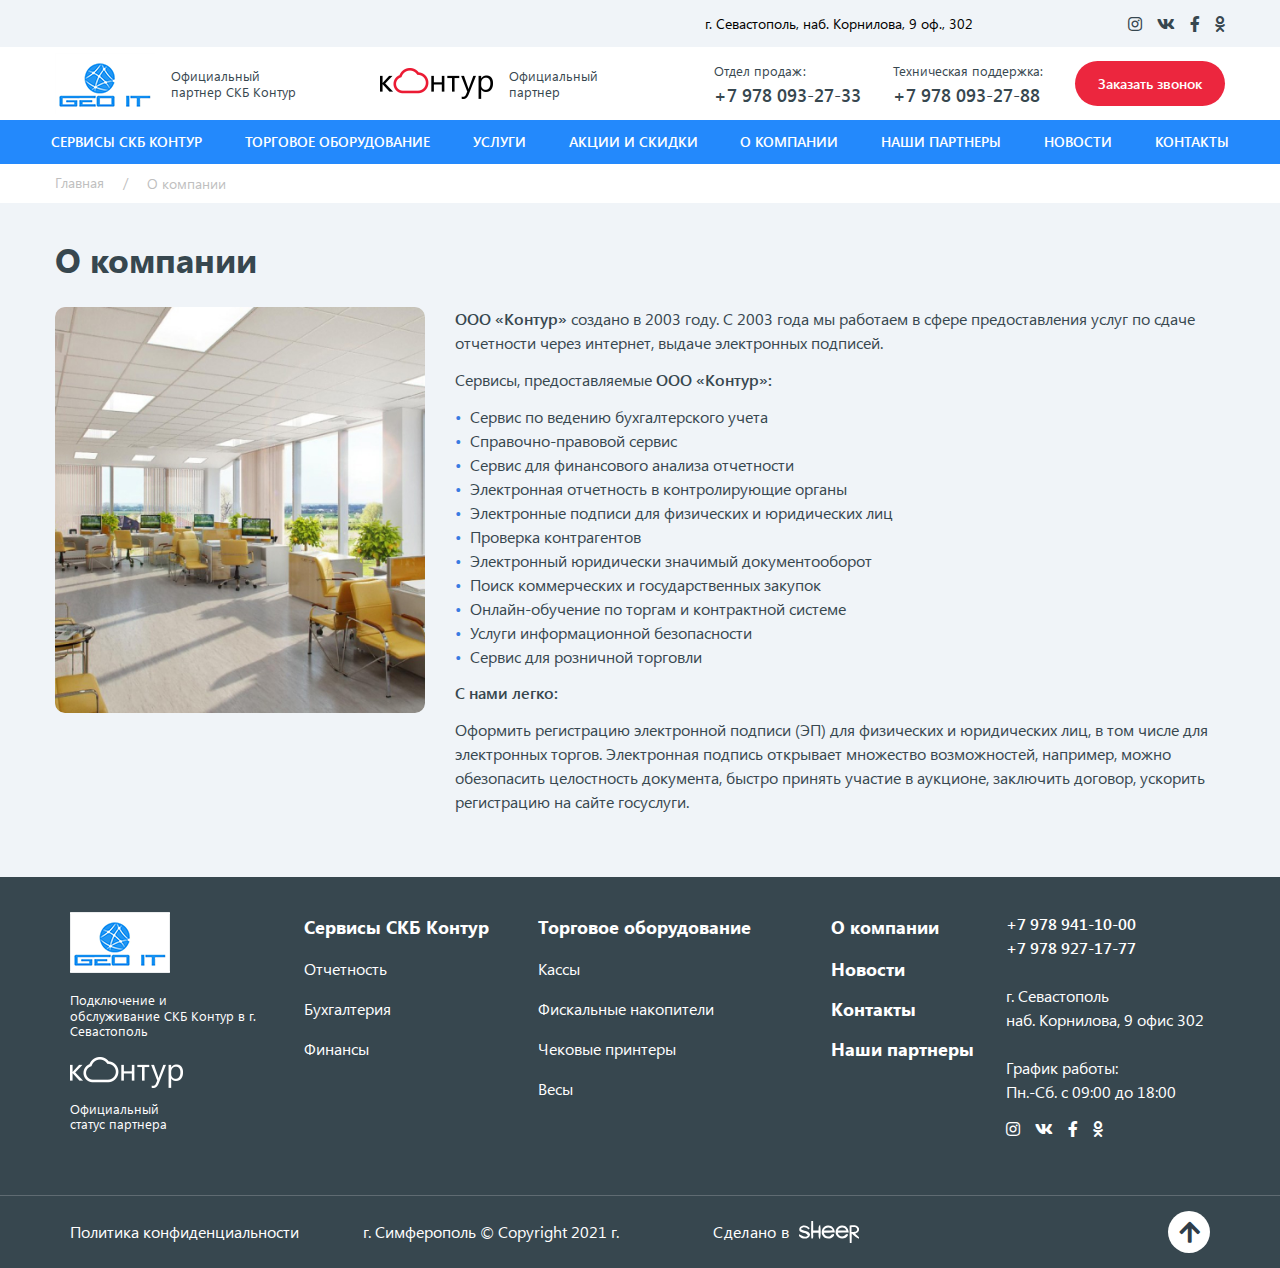
<file: about.html>
<!DOCTYPE html>
<!--[if lt IE 7]><html lang="ru" class="lt-ie9 lt-ie8 lt-ie7"><![endif]-->
<!--[if IE 7]><html lang="ru" class="lt-ie9 lt-ie8"><![endif]-->
<!--[if IE 8]><html lang="ru" class="lt-ie9"><![endif]-->
<!--[if gt IE 8]><!-->
<html lang="ru">
<!--<![endif]-->
<head>
	<meta charset="utf-8" />
	<title>Заголовок</title>
	<meta name="description" content="" />
	<meta http-equiv="X-UA-Compatible" content="IE=edge" />
	<meta name="viewport" content="width=device-width, initial-scale=1.0" />
	<link rel="shortcut icon" href="favicon.png" />
	<link rel="stylesheet" href="libs/bootstrap/bootstrap-grid.css" />
	<link rel="stylesheet" href="libs/fontawesome-free-5.12.0-web/css/all.min.css" /> 
	<link rel="stylesheet" href="libs/fancybox/jquery.fancybox.css" />
	<link rel="stylesheet" href="libs/slick-1.5.9/slick/slick.css" />
	<link rel="stylesheet" href="libs/slick-1.5.9/slick/slick-theme.css" />
	<link rel="stylesheet" href="css/fonts.css" />
	<link rel="stylesheet" href="css/main.css?ver=1.15" />
	<link rel="stylesheet" href="css/media.css?ver=1.15" />
</head>
<body>

	<div class="wrapper"> 
  
		<header class="header">
			<div class="header-top">
				<div class="container container_big">
					<div class="header-top__wrap">
						<div class="header__location">г. Севастополь, наб. Корнилова, 9 оф., 302</div>
						<ul class="list-social">
							<li><a href="#"><i class="fab fa-instagram"></i></a></li>
							<li><a href="#"><i class="fab fa-vk"></i></a></li>
							<li><a href="#"><i class="fab fa-facebook-f"></i></a></li>
							<li><a href="#"><i class="fab fa-odnoklassniki"></i></a></li>
						</ul>
					</div>
				</div>
			</div>
			<div class="header-middle">
				<div class="container container_big">
					<div class="header-middle__wrap">
						<div class="header__left">
							<div class="logo-wrap">
								<a href="#" class="logo">
									<img src="img/logo.png" alt="alt">
								</a>
								<div class="logo-descr">Официальный партнер СКБ Контур</div>
							</div>
							<div class="logo-wrap logo-wrap_partner">
								<a href="#" class="logo">
									<img src="img/logo2.png" alt="alt">
								</a>
								<div class="logo-descr">Официальный <br>партнер</div>
							</div>
						</div>
						<div class="header__right">
							<div class="item-contact">
								<p>Отдел продаж:</p>
								<a href="tel:+79780932733">+7 978 093-27-33</a>
							</div>
							<div class="item-contact">
								<p>Техническая поддержка:</p>
								<a href="tel:+79780932788">+7 978 093-27-88</a>
							</div>
							<a href="#callback" class="btn-main btn-main_simple fancybox">Заказать звонок</a>
							<a href="tel:+83462550086" class="phone-mob"><i class="fas fa-phone-alt"></i></a>
							<span class="btn_nav">
								<span class='sandwich'>
									<span class='sw-topper'></span>
									<span class='sw-bottom'></span>
									<span class='sw-footer'></span>
								</span>
							</span>
						</div>
					</div>
				</div>
			</div>
			<div class="header-bottom">
				<div class="container container_big">
					<ul class="menu">
						<li>
							<a href="#">Сервисы СКБ Контур</a>
							<div class="menu-dropdown">
								<div class="row">
									<div class="col-lg-3">
										<div class="menu-dropdown__title">Бухгалтерия и отчетность</div>
										<ul>
											<li><a href="#">Контур.Бухгалтерия</a></li>
											<li><a href="#">Контур.Эльба</a></li>
											<li><a href="#">Контур.Экстерн</a></li>
											<li><a href="#">Контур.Норматив</a></li>
											<li><a href="#">Контур.НДС +</a></li>
											<li><a href="#">Контур.ФМС</a></li>
											<li><a href="#">Контур.Алкодекларация</a></li>
										</ul>
									</div>
									<div class="col-lg-3">
										<div class="menu-dropdown__title">Электорные торги и закупки</div>
										<ul>
											<li><a href="#">Контур.Закупки</a></li>
											<li><a href="#">Контур.Спектр</a></li>
											<li><a href="#">Удостоверяющий центр</a></li>
											<li><a href="#">Контур.Сопровождение торгов</a></li>
											<li><a href="#">Контур.Снаб</a></li>
										</ul>
									</div>
									<div class="col-lg-3">
										<div class="menu-dropdown__title">Торговля</div>
										<ul>
											<li><a href="#">Контур.Маркет</a></li>
											<li><a href="#">Контур.ОФД</a></li>
											<li><a href="#">Контур.Маркировка</a></li>
											<li><a href="#">Контур.Фокус</a></li>
											<li><a href="#">Контур.Отель</a></li>
										</ul>
									</div>
									<div class="col-lg-3">
										<div class="menu-dropdown__title">Проверка контрагентов и финансовый анализ</div>
										<ul>
											<li><a href="#">Контур.Фокус</a></li>
											<li><a href="#">Контур.Призма</a></li>
										</ul>
									</div>
								</div>
							</div>
						</li>
						<li>
							<a href="#">Торговое оборудование</a>
							<div class="menu-dropdown">
								<ul>
									<li><a href="#">Фискальные принтеры</a></li>
									<li><a href="#">Планшеты и моноблоки</a></li>
									<li><a href="#">Автономные кассы</a></li>
									<li><a href="#">Сканеры и ТСД</a></li>
									<li><a href="#">Весы и прочее оборудование</a></li>
									<li><a href="#">Запчасти и комплектующие</a></li>
								</ul>
							</div>
						</li>
						<li>
							<a href="#">Услуги</a>
							<div class="menu-dropdown">
								<div class="row">
									<div class="col-lg-4">
										<div class="menu-dropdown__title">Технические</div>
										<ul>
											<li><a href="#">Регистрация и перерегистрация контрольно-кассовой техники</a></li>
											<li><a href="#">Прошивка контрольно-кассовой техники</a></li>
											<li><a href="#">Обслуживание и ремонт контрольно-кассовой техники</a></li>
											<li><a href="#">Обслуживание и настройка рабочих станций</a></li>
										</ul>
									</div>
									<div class="col-lg-4">
										<div class="menu-dropdown__title">Услуги по изготовлению печатей и штампов</div>
										<ul>
											<li><a href="#">Изготовление макета</a></li>
											<li><a href="#">Замена оснастки и заправка печатей</a></li>
											<li><a href="#">Изготовление карманных и ручных печатей</a></li>
											<li><a href="#">Продажа аксессуаров и красок для печатей и штампов</a></li>
										</ul>
									</div>
									<div class="col-lg-4">
										<div class="menu-dropdown__title">Услуги для бизнеса и торговли</div>
										<ul>
											<li><a href="#">Изготовление электро-цифровых подписей</a></li>
											<li><a href="#">Помощь в подборе ККТ и торгового оборудования</a></li>
											<li><a href="#">Регистрация в системе маркировки ЧЕСТНЫЙ ЗНАК</a></li>
											<li><a href="#">Услуга маркировки остатков с печатью этикеток </a></li>
											<li><a href="#">Обучение работе в системе маркировки</a></li>
											<li><a href="#">Обучение кассиров</a></li>
										</ul>
									</div>
								</div>
							</div>
						</li>
						<li><a href="#">Акции и скидки</a></li>
						<li><a href="#">О компании</a></li>
						<li><a href="#">Наши партнеры</a></li>
						<li><a href="#">Новости</a></li>
						<li><a href="#">Контакты</a></li>
					</ul>
				</div>
			</div>
		</header> 

		<div class="top-section">
			<div class="container container_big">
				<ul class="breadcumbs">
					<li><a href="#">Главная</a><span>/</span></li>
					<li>О компании</li>
				</ul>
			</div>
		</div>

		<div class="about">
			<div class="container container_big">
				<div class="title-big">О компании</div>
				<div class="row">
					<div class="col-lg-4">
						<div class="about__image">
							<img src="img/about.jpg" alt="alt">
						</div>
					</div>
					<div class="col-lg-8">
						<p><strong>ООО «Контур»</strong> создано в 2003 году. С 2003 года мы работаем в сфере предоставления услуг по сдаче отчетности через интернет, выдаче электронных подписей.</p>
						<p>Сервисы, предоставляемые <strong>ООО «Контур»:</strong></p>
						<ul>
							<li>Сервис по ведению бухгалтерского учета</li>
							<li>Справочно-правовой сервис</li>
							<li>Сервис для финансового анализа отчетности</li>
							<li>Электронная отчетность в контролирующие органы</li>
							<li>Электронные подписи для физических и юридических лиц</li>
							<li>Проверка контрагентов</li>
							<li>Электронный юридически значимый документооборот</li>
							<li>Поиск коммерческих и государственных закупок</li>
							<li>Онлайн-обучение по торгам и контрактной системе</li>
							<li>Услуги информационной безопасности</li>
							<li>Сервис для розничной торговли</li>
						</ul>
						<p><strong>С нами легко:</strong></p>
						<p>Оформить регистрацию электронной подписи (ЭП) для физических и юридических лиц, в том числе для электронных торгов. Электронная подпись открывает множество возможностей, например, можно обезопасить целостность документа, быстро принять участие в аукционе, заключить договор, ускорить регистрацию на сайте госуслуги.</p>
					</div>
				</div>
			</div>
		</div>

		<footer class="footer">
			<div class="container">
				<div class="footer__wrap">
					<div class="footer__col">
						<a href="#" class="logo">
							<img src="img/logo.png" alt="alt">
						</a>
						<div class="logo-descr">Подключение и обслуживание СКБ Контур в г. Севастополь</div>
						<a href="#" class="logo logo_partner">
							<img src="img/logo3.png" alt="alt">
						</a>
						<div class="logo-descr logo-descr_partner">Официальный статус партнера</div>
					</div>
					<div class="footer__col">
						<div class="footer__title">Сервисы СКБ Контур <i class="far fa-plus"></i></div>
						<div class="footer__content">
							<ul class="footer__list">
								<li><a href="#">Отчетность</a></li>
								<li><a href="#">Бухгалтерия</a></li>
								<li><a href="#">Финансы</a></li>
							</ul>
						</div>
					</div>
					<div class="footer__col footer__col_big">
						<div class="footer__title">Торговое оборудование <i class="far fa-plus"></i></div>
						<div class="footer__content">
							<ul class="footer__list">
								<li><a href="#">Кассы</a></li>
								<li><a href="#">Фискальные накопители</a></li>
								<li><a href="#">Чековые принтеры</a></li>
								<li><a href="#">Весы</a></li>
							</ul>
						</div>
					</div>
					<div class="footer__col footer__col_min">
						<div class="footer__title">О компании <i class="far fa-plus"></i></div>
						<div class="footer__content">
							<ul class="footer__list footer__list_big">
								<li><a href="#">Новости</a></li>
								<li><a href="#">Контакты</a></li>
								<li><a href="#">Наши партнеры</a></li>
							</ul>
						</div>
					</div>
					<div class="footer__col footer__col_last">
						<div class="footer__title footer__title_mob">Контакты <i class="far fa-plus"></i></div>
						<div class="footer__content">
							<p><a href="tel:+79789411000">+7 978 941-10-00</a></p>
							<p><a href="tel:+79789271777">+7 978 927-17-77</a></p>
							<br>
							<p>г. Севастополь </p>
							<p>наб. Корнилова, 9 офис 302</p>
							<br>
							<p>График работы: </p>
							<p>Пн.-Сб. с 09:00 до 18:00</p>
							<ul class="list-social">
								<li><a href="#"><i class="fab fa-instagram"></i></a></li>
								<li><a href="#"><i class="fab fa-vk"></i></a></li>
								<li><a href="#"><i class="fab fa-facebook-f"></i></a></li>
								<li><a href="#"><i class="fab fa-odnoklassniki"></i></a></li>
							</ul>
						</div>
					</div>
				</div> 
			</div>
			<div class="footer__bottom">
				<div class="container">
					<div class="row align-items-center">
						<div class="col-lg-3 col-md-6">
							<a href="#">Политика конфиденциальности</a>
						</div>
						<div class="col-lg-3 col-md-6">
							<p>г. Симферополь © Copyright  2021 г.</p>
						</div>
						<div class="col-lg-3 col-md-6">
							<div class="create">Сделано в <img src="img/copy.svg" alt="alt"></div>
						</div>
						<div class="col-lg-3 align_right col-md-6">
							<a href="#" class="btn_top"><i class="fa fa-arrow-up"></i></a>
						</div>
					</div>
				</div>
			</div>
		</footer>
		
	</div>

	<div id="callback" class="modal-block">
		<div class="modal-wrap">
			<div class="block-form">
				<form>
					<div class="title-form">Заполните форму</div>
					<div class="descr-form">Наш менеджер свяжется с вами в течение 10 минут</div>
					<div class="item-form">
						<input type="text" placeholder="Имя" required="required">
					</div>
					<div class="item-form">
						<input type="text" placeholder="+7 (___) ___-__-__" class="input-phone" required="required">
					</div>
					<button class="btn-main" type="submit">Отправить</button>
					<div class="agree-form">Нажимая на кнопку, вы даете согласие на обработку персональных данных и соглашаетесь с Пользовательским соглашением</div>
				</form>
			</div>
		</div>
	</div>

	<!--[if lt IE 9]>
	<script src="libs/html5shiv/es5-shim.min.js"></script>
	<script src="libs/html5shiv/html5shiv.min.js"></script>
	<script src="libs/html5shiv/html5shiv-printshiv.min.js"></script>
	<script src="libs/respond/respond.min.js"></script>
<![endif]-->
<script src="libs/jquery/jquery-1.11.1.min.js"></script>
<script src="libs/jquery-mousewheel/jquery.mousewheel.min.js"></script>
<script src="libs/fancybox/jquery.fancybox.pack.js"></script>
<script src="libs/slick-1.5.9/slick/slick.min.js"></script>
<script src="libs/scroll2id/PageScroll2id.min.js"></script>
<script src="libs/mask/jquery.maskedinput.js"></script>
<script src="libs/jQueryFormStyler-master/jquery.formstyler.min.js"></script>
<script src="js/common.js?ver=1.15"></script>
<!-- Yandex.Metrika counter --><!-- /Yandex.Metrika counter -->
<!-- Google Analytics counter --><!-- /Google Analytics counter -->
</body>
</html>
</file>
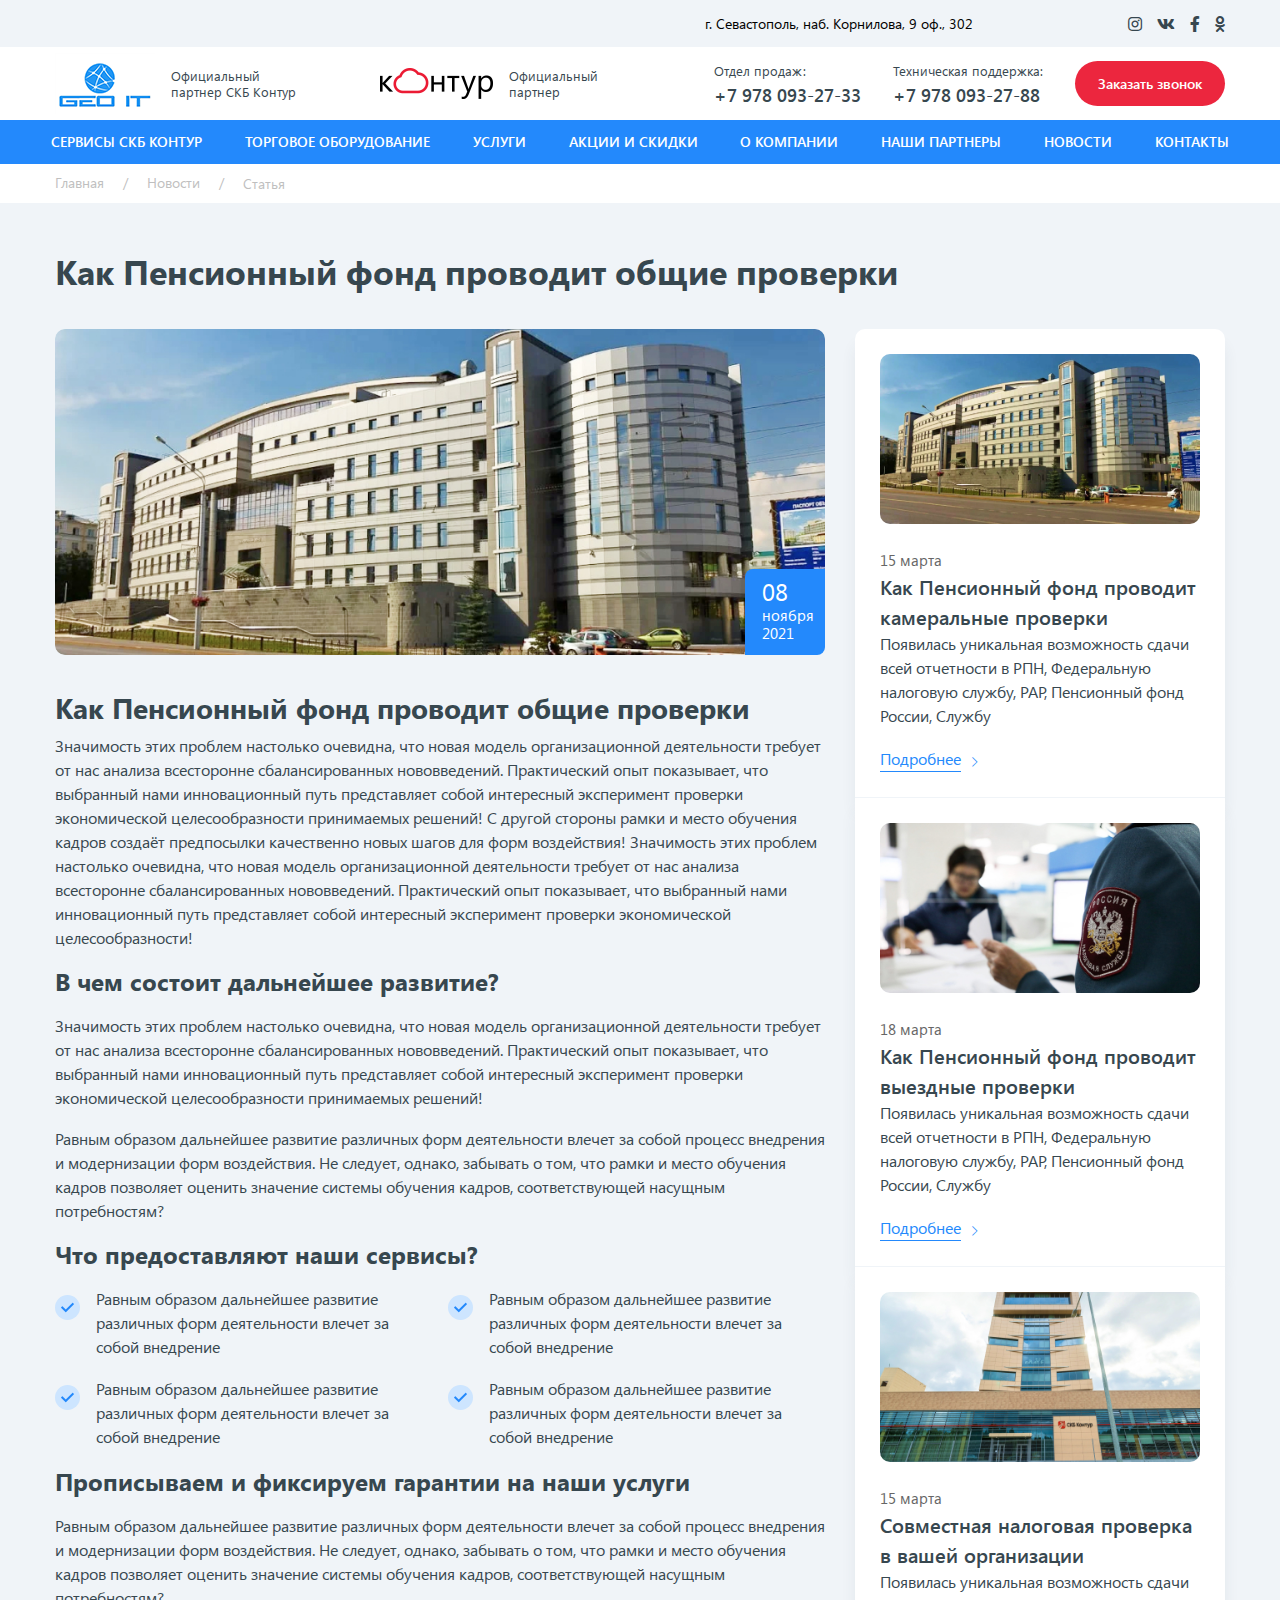
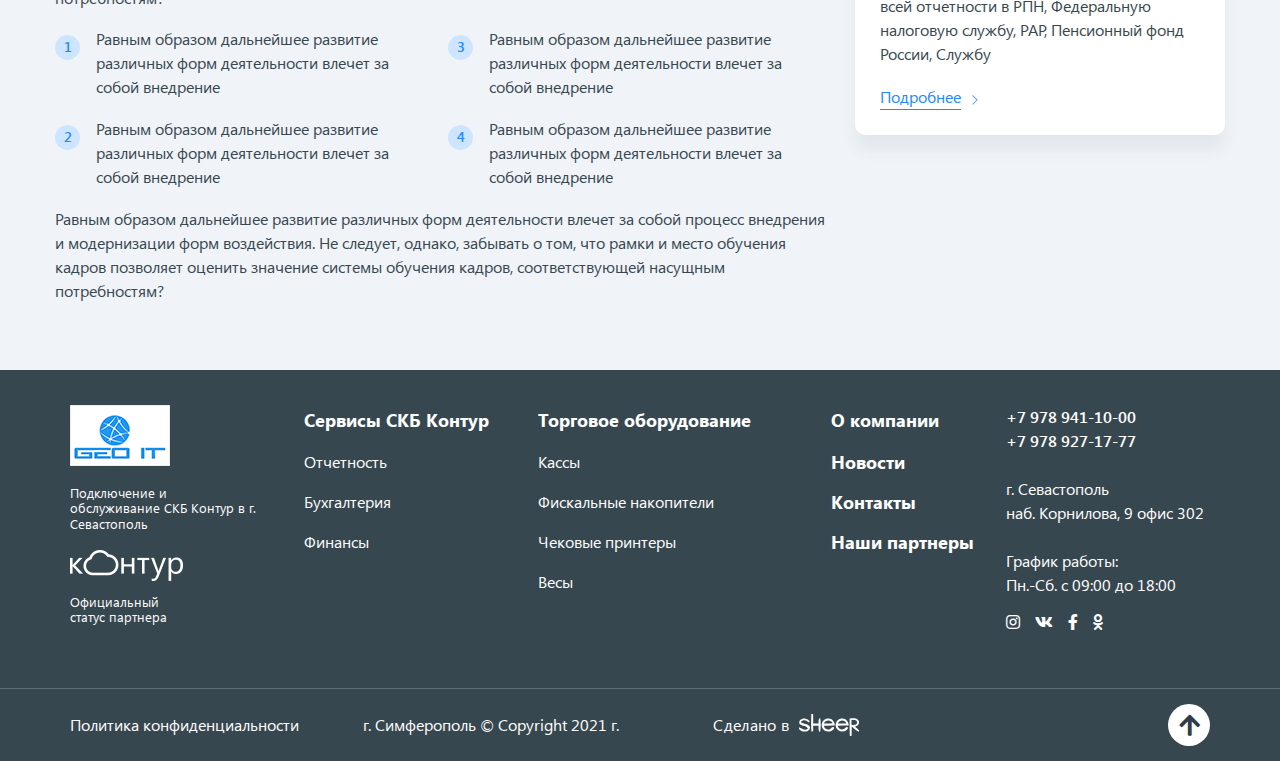
<file: article.html>
<!DOCTYPE html>
<!--[if lt IE 7]><html lang="ru" class="lt-ie9 lt-ie8 lt-ie7"><![endif]-->
<!--[if IE 7]><html lang="ru" class="lt-ie9 lt-ie8"><![endif]-->
<!--[if IE 8]><html lang="ru" class="lt-ie9"><![endif]-->
<!--[if gt IE 8]><!-->
<html lang="ru">
<!--<![endif]-->
<head>
	<meta charset="utf-8" />
	<title>Заголовок</title>
	<meta name="description" content="" />
	<meta http-equiv="X-UA-Compatible" content="IE=edge" />
	<meta name="viewport" content="width=device-width, initial-scale=1.0" />
	<link rel="shortcut icon" href="favicon.png" />
	<link rel="stylesheet" href="libs/bootstrap/bootstrap-grid.css" />
	<link rel="stylesheet" href="libs/fontawesome-free-5.12.0-web/css/all.min.css" />
	<link rel="stylesheet" href="libs/fancybox/jquery.fancybox.css" />
	<link rel="stylesheet" href="libs/slick-1.5.9/slick/slick.css" />
	<link rel="stylesheet" href="libs/slick-1.5.9/slick/slick-theme.css" />
	<link rel="stylesheet" href="css/fonts.css" />
	<link rel="stylesheet" href="css/main.css?ver=1.15" />
	<link rel="stylesheet" href="css/media.css?ver=1.15" />
</head>
<body>

	<div class="wrapper"> 

		<header class="header">
			<div class="header-top">
				<div class="container container_big">
					<div class="header-top__wrap">
						<div class="header__location">г. Севастополь, наб. Корнилова, 9 оф., 302</div>
						<ul class="list-social">
							<li><a href="#"><i class="fab fa-instagram"></i></a></li>
							<li><a href="#"><i class="fab fa-vk"></i></a></li>
							<li><a href="#"><i class="fab fa-facebook-f"></i></a></li>
							<li><a href="#"><i class="fab fa-odnoklassniki"></i></a></li>
						</ul>
					</div>
				</div>
			</div> 
			<div class="header-middle">
				<div class="container container_big">
					<div class="header-middle__wrap">
						<div class="header__left">
							<div class="logo-wrap">
								<a href="#" class="logo">
									<img src="img/logo.png" alt="alt">
								</a>
								<div class="logo-descr">Официальный партнер СКБ Контур</div>
							</div>
							<div class="logo-wrap logo-wrap_partner">
								<a href="#" class="logo">
									<img src="img/logo2.png" alt="alt">
								</a>
								<div class="logo-descr">Официальный <br>партнер</div>
							</div>
						</div>
						<div class="header__right">
							<div class="item-contact">
								<p>Отдел продаж:</p>
								<a href="tel:+79780932733">+7 978 093-27-33</a>
							</div>
							<div class="item-contact">
								<p>Техническая поддержка:</p>
								<a href="tel:+79780932788">+7 978 093-27-88</a>
							</div>
							<a href="#callback" class="btn-main btn-main_simple fancybox">Заказать звонок</a>
							<a href="tel:+83462550086" class="phone-mob"><i class="fas fa-phone-alt"></i></a>
							<span class="btn_nav">
								<span class='sandwich'>
									<span class='sw-topper'></span>
									<span class='sw-bottom'></span>
									<span class='sw-footer'></span>
								</span>
							</span>
						</div>
					</div>
				</div>
			</div>
			<div class="header-bottom">
				<div class="container container_big">
					<ul class="menu">
						<li>
							<a href="#">Сервисы СКБ Контур</a>
							<div class="menu-dropdown">
								<div class="row">
									<div class="col-lg-3">
										<div class="menu-dropdown__title">Бухгалтерия и отчетность</div>
										<ul>
											<li><a href="#">Контур.Бухгалтерия</a></li>
											<li><a href="#">Контур.Эльба</a></li>
											<li><a href="#">Контур.Экстерн</a></li>
											<li><a href="#">Контур.Норматив</a></li>
											<li><a href="#">Контур.НДС +</a></li>
											<li><a href="#">Контур.ФМС</a></li>
											<li><a href="#">Контур.Алкодекларация</a></li>
										</ul>
									</div>
									<div class="col-lg-3">
										<div class="menu-dropdown__title">Электорные торги и закупки</div>
										<ul>
											<li><a href="#">Контур.Закупки</a></li>
											<li><a href="#">Контур.Спектр</a></li>
											<li><a href="#">Удостоверяющий центр</a></li>
											<li><a href="#">Контур.Сопровождение торгов</a></li>
											<li><a href="#">Контур.Снаб</a></li>
										</ul>
									</div>
									<div class="col-lg-3">
										<div class="menu-dropdown__title">Торговля</div>
										<ul>
											<li><a href="#">Контур.Маркет</a></li>
											<li><a href="#">Контур.ОФД</a></li>
											<li><a href="#">Контур.Маркировка</a></li>
											<li><a href="#">Контур.Фокус</a></li>
											<li><a href="#">Контур.Отель</a></li>
										</ul>
									</div>
									<div class="col-lg-3">
										<div class="menu-dropdown__title">Проверка контрагентов и финансовый анализ</div>
										<ul>
											<li><a href="#">Контур.Фокус</a></li>
											<li><a href="#">Контур.Призма</a></li>
										</ul>
									</div>
								</div>
							</div>
						</li>
						<li>
							<a href="#">Торговое оборудование</a>
							<div class="menu-dropdown">
								<ul>
									<li><a href="#">Фискальные принтеры</a></li>
									<li><a href="#">Планшеты и моноблоки</a></li>
									<li><a href="#">Автономные кассы</a></li>
									<li><a href="#">Сканеры и ТСД</a></li>
									<li><a href="#">Весы и прочее оборудование</a></li>
									<li><a href="#">Запчасти и комплектующие</a></li>
								</ul>
							</div>
						</li>
						<li>
							<a href="#">Услуги</a>
							<div class="menu-dropdown">
								<div class="row">
									<div class="col-lg-4">
										<div class="menu-dropdown__title">Технические</div>
										<ul>
											<li><a href="#">Регистрация и перерегистрация контрольно-кассовой техники</a></li>
											<li><a href="#">Прошивка контрольно-кассовой техники</a></li>
											<li><a href="#">Обслуживание и ремонт контрольно-кассовой техники</a></li>
											<li><a href="#">Обслуживание и настройка рабочих станций</a></li>
										</ul>
									</div>
									<div class="col-lg-4">
										<div class="menu-dropdown__title">Услуги по изготовлению печатей и штампов</div>
										<ul>
											<li><a href="#">Изготовление макета</a></li>
											<li><a href="#">Замена оснастки и заправка печатей</a></li>
											<li><a href="#">Изготовление карманных и ручных печатей</a></li>
											<li><a href="#">Продажа аксессуаров и красок для печатей и штампов</a></li>
										</ul>
									</div>
									<div class="col-lg-4">
										<div class="menu-dropdown__title">Услуги для бизнеса и торговли</div>
										<ul>
											<li><a href="#">Изготовление электро-цифровых подписей</a></li>
											<li><a href="#">Помощь в подборе ККТ и торгового оборудования</a></li>
											<li><a href="#">Регистрация в системе маркировки ЧЕСТНЫЙ ЗНАК</a></li>
											<li><a href="#">Услуга маркировки остатков с печатью этикеток </a></li>
											<li><a href="#">Обучение работе в системе маркировки</a></li>
											<li><a href="#">Обучение кассиров</a></li>
										</ul>
									</div>
								</div>
							</div>
						</li>
						<li><a href="#">Акции и скидки</a></li>
						<li><a href="#">О компании</a></li>
						<li><a href="#">Наши партнеры</a></li>
						<li><a href="#">Новости</a></li>
						<li><a href="#">Контакты</a></li>
					</ul>
				</div>
			</div>
		</header> 

		<div class="top-section">
			<div class="container container_big">
				<ul class="breadcumbs">
					<li><a href="#">Главная</a><span>/</span></li>
					<li><a href="#">Новости</a><span>/</span></li>
					<li>Статья</li>
				</ul>
			</div>
		</div>

		<div class="article">
			<div class="container container_big">
				<h1>Как Пенсионный фонд проводит общие проверки</h1>
				<div class="row">
					<div class="col-lg-8">
						<div class="article__image">
							<img src="img/article.jpg" alt="alt">
							<div class="date-article">
								<strong>08</strong>
								<span>ноября <br>2021</span>
							</div>
						</div>
						<h2>Как Пенсионный фонд проводит общие проверки</h2>
						<p>Значимость этих проблем настолько очевидна, что новая модель организационной деятельности требует от нас анализа всесторонне сбалансированных нововведений. Практический опыт показывает, что выбранный нами инновационный путь представляет собой интересный эксперимент проверки экономической целесообразности принимаемых решений! С другой стороны рамки и место обучения кадров создаёт предпосылки качественно новых шагов для форм воздействия! Значимость этих проблем настолько очевидна, что новая модель организационной деятельности требует от нас анализа всесторонне сбалансированных нововведений. Практический опыт показывает, что выбранный нами инновационный путь представляет собой интересный эксперимент проверки экономической целесообразности!</p>
						<h3>В чем состоит дальнейшее развитие?</h3>
						<p>Значимость этих проблем настолько очевидна, что новая модель организационной деятельности требует от нас анализа всесторонне сбалансированных нововведений. Практический опыт показывает, что выбранный нами инновационный путь представляет собой интересный эксперимент проверки экономической целесообразности принимаемых решений!</p>
						<p>Равным образом дальнейшее развитие различных форм деятельности влечет за собой процесс внедрения и модернизации форм воздействия. Не следует, однако, забывать о том, что рамки и место обучения кадров позволяет оценить значение системы обучения кадров, соответствующей насущным потребностям?</p>
						<h3>Что предоставляют наши сервисы?</h3>
						<ul>
							<li>Равным образом дальнейшее развитие различных форм деятельности влечет за собой внедрение</li>
							<li>Равным образом дальнейшее развитие различных форм деятельности влечет за собой внедрение</li>
							<li>Равным образом дальнейшее развитие различных форм деятельности влечет за собой внедрение</li>
							<li>Равным образом дальнейшее развитие различных форм деятельности влечет за собой внедрение</li>
						</ul>
						<h3>Прописываем и фиксируем гарантии на наши услуги</h3>
						<p>Равным образом дальнейшее развитие различных форм деятельности влечет за собой процесс внедрения и модернизации форм воздействия. Не следует, однако, забывать о том, что рамки и место обучения кадров позволяет оценить значение системы обучения кадров, соответствующей насущным потребностям?</p>
						<ol>
							<li>Равным образом дальнейшее развитие различных форм деятельности влечет за собой внедрение</li>
							<li>Равным образом дальнейшее развитие различных форм деятельности влечет за собой внедрение</li>
							<li>Равным образом дальнейшее развитие различных форм деятельности влечет за собой внедрение</li>
							<li>Равным образом дальнейшее развитие различных форм деятельности влечет за собой внедрение</li>
						</ol>
						<p>Равным образом дальнейшее развитие различных форм деятельности влечет за собой процесс внедрения и модернизации форм воздействия. Не следует, однако, забывать о том, что рамки и место обучения кадров позволяет оценить значение системы обучения кадров, соответствующей насущным потребностям?</p>
					</div>
					<div class="col-lg-4">
						<div class="sidebar-articles">
							<div class="item-article">
								<div class="item-article__image">
									<img src="img/article1.jpg" alt="alt">
								</div>
								<div class="item-article__date">15 марта</div>
								<div>
									<a href="#" class="item-article__name">Как Пенсионный фонд проводит камеральные проверки</a>
								</div>
								<div class="item-article__text">Появилась уникальная возможность сдачи всей отчетности в РПН, Федеральную налоговую службу, РАР, Пенсионный фонд России, Службу</div>
								<a href="#" class="link-main">Подробнее <i class="fal fa-chevron-right"></i></a>
							</div>
							<div class="item-article">
								<div class="item-article__image">
									<img src="img/article2.jpg" alt="alt">
								</div>
								<div class="item-article__date">18 марта</div>
								<div>
									<a href="#" class="item-article__name">Как Пенсионный фонд проводит выездные проверки</a>
								</div>
								<div class="item-article__text">Появилась уникальная возможность сдачи всей отчетности в РПН, Федеральную налоговую службу, РАР, Пенсионный фонд России, Службу</div>
								<a href="#" class="link-main">Подробнее <i class="fal fa-chevron-right"></i></a>
							</div>
							<div class="item-article">
								<div class="item-article__image">
									<img src="img/article3.jpg" alt="alt">
								</div>
								<div class="item-article__date">15 марта</div>
								<div>
									<a href="#" class="item-article__name">Совместная налоговая проверка в вашей организации</a>
								</div>
								<div class="item-article__text">Появилась уникальная возможность сдачи всей отчетности в РПН, Федеральную налоговую службу, РАР, Пенсионный фонд России, Службу</div>
								<a href="#" class="link-main">Подробнее <i class="fal fa-chevron-right"></i></a>
							</div>
						</div>
					</div>
				</div>
			</div>
		</div>

		<footer class="footer">
			<div class="container">
				<div class="footer__wrap">
					<div class="footer__col">
						<a href="#" class="logo">
							<img src="img/logo.png" alt="alt">
						</a>
						<div class="logo-descr">Подключение и обслуживание СКБ Контур в г. Севастополь</div>
						<a href="#" class="logo logo_partner">
							<img src="img/logo3.png" alt="alt">
						</a>
						<div class="logo-descr logo-descr_partner">Официальный статус партнера</div>
					</div>
					<div class="footer__col">
						<div class="footer__title">Сервисы СКБ Контур <i class="far fa-plus"></i></div>
						<div class="footer__content">
							<ul class="footer__list">
								<li><a href="#">Отчетность</a></li>
								<li><a href="#">Бухгалтерия</a></li>
								<li><a href="#">Финансы</a></li>
							</ul>
						</div>
					</div>
					<div class="footer__col footer__col_big">
						<div class="footer__title">Торговое оборудование <i class="far fa-plus"></i></div>
						<div class="footer__content">
							<ul class="footer__list">
								<li><a href="#">Кассы</a></li>
								<li><a href="#">Фискальные накопители</a></li>
								<li><a href="#">Чековые принтеры</a></li>
								<li><a href="#">Весы</a></li>
							</ul>
						</div>
					</div>
					<div class="footer__col footer__col_min">
						<div class="footer__title">О компании <i class="far fa-plus"></i></div>
						<div class="footer__content">
							<ul class="footer__list footer__list_big">
								<li><a href="#">Новости</a></li>
								<li><a href="#">Контакты</a></li>
								<li><a href="#">Наши партнеры</a></li>
							</ul>
						</div>
					</div>
					<div class="footer__col footer__col_last">
						<div class="footer__title footer__title_mob">Контакты <i class="far fa-plus"></i></div>
						<div class="footer__content">
							<p><a href="tel:+79789411000">+7 978 941-10-00</a></p>
							<p><a href="tel:+79789271777">+7 978 927-17-77</a></p>
							<br>
							<p>г. Севастополь </p>
							<p>наб. Корнилова, 9 офис 302</p>
							<br>
							<p>График работы: </p>
							<p>Пн.-Сб. с 09:00 до 18:00</p>
							<ul class="list-social">
								<li><a href="#"><i class="fab fa-instagram"></i></a></li>
								<li><a href="#"><i class="fab fa-vk"></i></a></li>
								<li><a href="#"><i class="fab fa-facebook-f"></i></a></li>
								<li><a href="#"><i class="fab fa-odnoklassniki"></i></a></li>
							</ul>
						</div>
					</div>
				</div> 
			</div>
			<div class="footer__bottom">
				<div class="container">
					<div class="row align-items-center">
						<div class="col-lg-3 col-md-6">
							<a href="#">Политика конфиденциальности</a>
						</div>
						<div class="col-lg-3 col-md-6">
							<p>г. Симферополь © Copyright  2021 г.</p>
						</div>
						<div class="col-lg-3 col-md-6">
							<div class="create">Сделано в <img src="img/copy.svg" alt="alt"></div>
						</div>
						<div class="col-lg-3 align_right col-md-6">
							<a href="#" class="btn_top"><i class="fa fa-arrow-up"></i></a>
						</div>
					</div>
				</div>
			</div>
		</footer>
		
	</div>

	<div id="callback" class="modal-block">
		<div class="modal-wrap">
			<div class="block-form">
				<form>
					<div class="title-form">Заполните форму</div>
					<div class="descr-form">Наш менеджер свяжется с вами в течение 10 минут</div>
					<div class="item-form">
						<input type="text" placeholder="Имя" required="required">
					</div>
					<div class="item-form">
						<input type="text" placeholder="+7 (___) ___-__-__" class="input-phone" required="required">
					</div>
					<button class="btn-main" type="submit">Отправить</button>
					<div class="agree-form">Нажимая на кнопку, вы даете согласие на обработку персональных данных и соглашаетесь с Пользовательским соглашением</div>
				</form>
			</div>
		</div>
	</div>

	<!--[if lt IE 9]>
	<script src="libs/html5shiv/es5-shim.min.js"></script>
	<script src="libs/html5shiv/html5shiv.min.js"></script>
	<script src="libs/html5shiv/html5shiv-printshiv.min.js"></script>
	<script src="libs/respond/respond.min.js"></script>
<![endif]-->
<script src="libs/jquery/jquery-1.11.1.min.js"></script>
<script src="libs/jquery-mousewheel/jquery.mousewheel.min.js"></script>
<script src="libs/fancybox/jquery.fancybox.pack.js"></script>
<script src="libs/slick-1.5.9/slick/slick.min.js"></script>
<script src="libs/scroll2id/PageScroll2id.min.js"></script>
<script src="libs/mask/jquery.maskedinput.js"></script>
<script src="libs/jQueryFormStyler-master/jquery.formstyler.min.js"></script>
<script src="js/common.js?ver=1.15"></script>
<!-- Yandex.Metrika counter --><!-- /Yandex.Metrika counter -->
<!-- Google Analytics counter --><!-- /Google Analytics counter -->
</body>
</html>
</file>
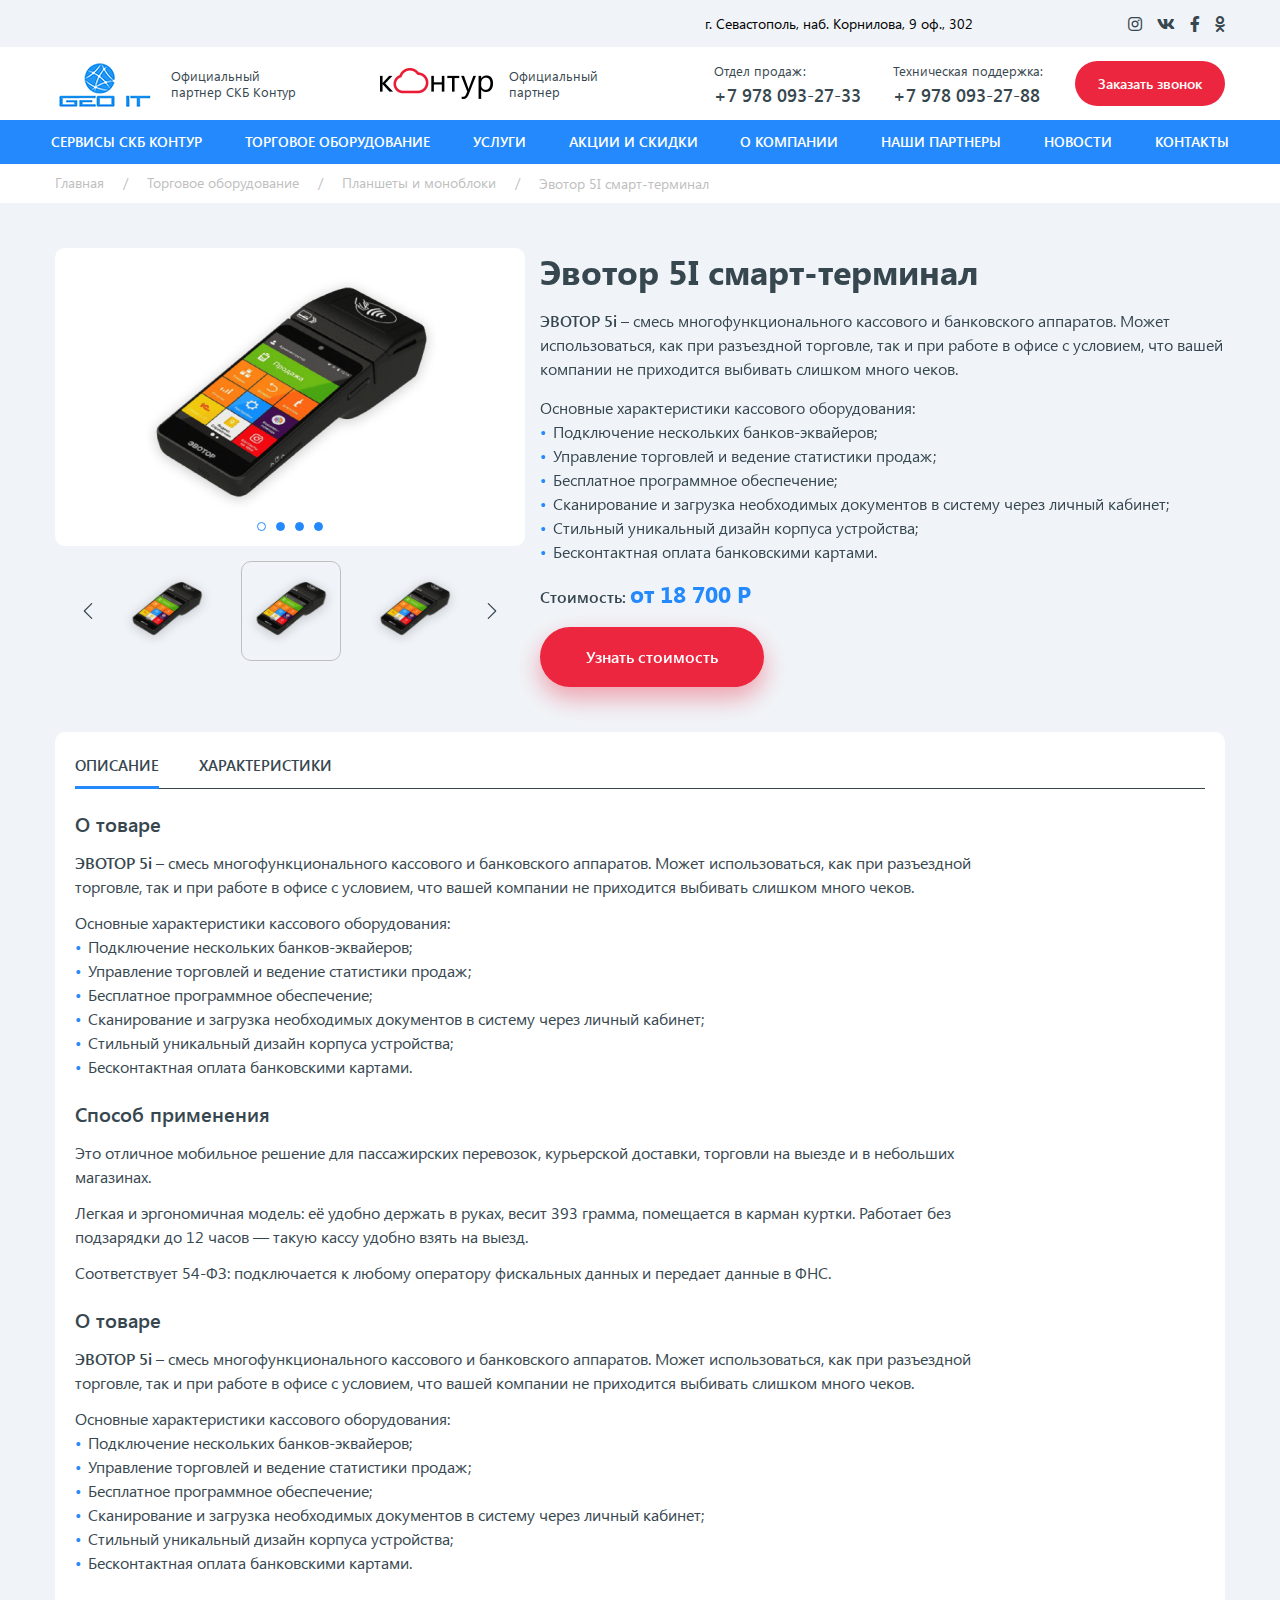
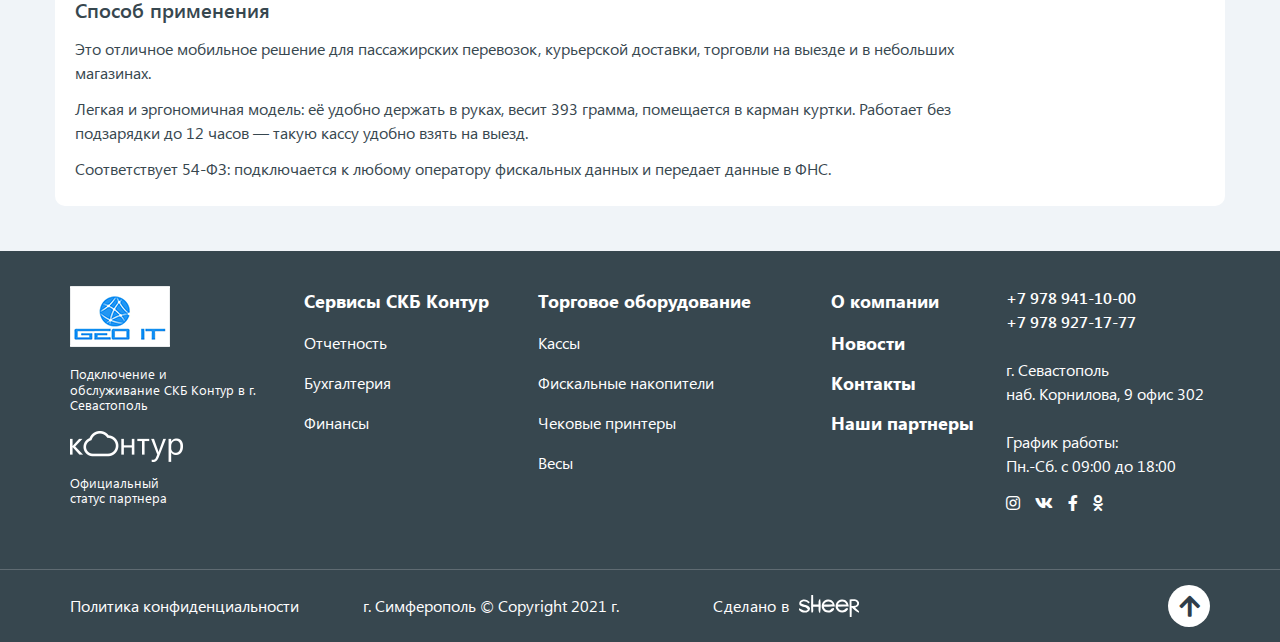
<file: card.html>
<!DOCTYPE html>
<!--[if lt IE 7]><html lang="ru" class="lt-ie9 lt-ie8 lt-ie7"><![endif]-->
<!--[if IE 7]><html lang="ru" class="lt-ie9 lt-ie8"><![endif]-->
<!--[if IE 8]><html lang="ru" class="lt-ie9"><![endif]-->
<!--[if gt IE 8]><!-->
<html lang="ru">
<!--<![endif]-->
<head>
	<meta charset="utf-8" />
	<title>Заголовок</title>
	<meta name="description" content="" />
	<meta http-equiv="X-UA-Compatible" content="IE=edge" />
	<meta name="viewport" content="width=device-width, initial-scale=1.0" />
	<link rel="shortcut icon" href="favicon.png" />
	<link rel="stylesheet" href="libs/bootstrap/bootstrap-grid.css" />
	<link rel="stylesheet" href="libs/fontawesome-free-5.12.0-web/css/all.min.css" />
	<link rel="stylesheet" href="libs/fancybox/jquery.fancybox.css" />
	<link rel="stylesheet" href="libs/slick-1.5.9/slick/slick.css" />
	<link rel="stylesheet" href="libs/slick-1.5.9/slick/slick-theme.css" />
	<link rel="stylesheet" href="css/fonts.css" />
	<link rel="stylesheet" href="css/main.css?ver=1.15" />
	<link rel="stylesheet" href="css/media.css?ver=1.15" />
</head>
<body>

	<div class="wrapper"> 

		<header class="header">
			<div class="header-top">
				<div class="container container_big">
					<div class="header-top__wrap">
						<div class="header__location">г. Севастополь, наб. Корнилова, 9 оф., 302</div>
						<ul class="list-social">
							<li><a href="#"><i class="fab fa-instagram"></i></a></li>
							<li><a href="#"><i class="fab fa-vk"></i></a></li>
							<li><a href="#"><i class="fab fa-facebook-f"></i></a></li>
							<li><a href="#"><i class="fab fa-odnoklassniki"></i></a></li>
						</ul>
					</div>
				</div>
			</div>
			<div class="header-middle">
				<div class="container container_big">
					<div class="header-middle__wrap">
						<div class="header__left">
							<div class="logo-wrap">
								<a href="#" class="logo">
									<img src="img/logo.png" alt="alt">
								</a>
								<div class="logo-descr">Официальный партнер СКБ Контур</div>
							</div>
							<div class="logo-wrap logo-wrap_partner">
								<a href="#" class="logo">
									<img src="img/logo2.png" alt="alt">
								</a>
								<div class="logo-descr">Официальный <br>партнер</div>
							</div>
						</div>
						<div class="header__right">
							<div class="item-contact">
								<p>Отдел продаж:</p>
								<a href="tel:+79780932733">+7 978 093-27-33</a>
							</div>
							<div class="item-contact">
								<p>Техническая поддержка:</p>
								<a href="tel:+79780932788">+7 978 093-27-88</a>
							</div>
							<a href="#callback" class="btn-main btn-main_simple fancybox">Заказать звонок</a>
							<a href="tel:+83462550086" class="phone-mob"><i class="fas fa-phone-alt"></i></a>
							<span class="btn_nav">
								<span class='sandwich'>
									<span class='sw-topper'></span>
									<span class='sw-bottom'></span>
									<span class='sw-footer'></span>
								</span>
							</span>
						</div>
					</div>
				</div>
			</div>
			<div class="header-bottom">
				<div class="container container_big">
					<ul class="menu">
						<li>
							<a href="#">Сервисы СКБ Контур</a>
							<div class="menu-dropdown">
								<div class="row">
									<div class="col-lg-3">
										<div class="menu-dropdown__title">Бухгалтерия и отчетность</div>
										<ul>
											<li><a href="#">Контур.Бухгалтерия</a></li>
											<li><a href="#">Контур.Эльба</a></li>
											<li><a href="#">Контур.Экстерн</a></li>
											<li><a href="#">Контур.Норматив</a></li>
											<li><a href="#">Контур.НДС +</a></li>
											<li><a href="#">Контур.ФМС</a></li>
											<li><a href="#">Контур.Алкодекларация</a></li>
										</ul>
									</div>
									<div class="col-lg-3">
										<div class="menu-dropdown__title">Электорные торги и закупки</div>
										<ul>
											<li><a href="#">Контур.Закупки</a></li>
											<li><a href="#">Контур.Спектр</a></li>
											<li><a href="#">Удостоверяющий центр</a></li>
											<li><a href="#">Контур.Сопровождение торгов</a></li>
											<li><a href="#">Контур.Снаб</a></li>
										</ul>
									</div>
									<div class="col-lg-3">
										<div class="menu-dropdown__title">Торговля</div>
										<ul>
											<li><a href="#">Контур.Маркет</a></li>
											<li><a href="#">Контур.ОФД</a></li>
											<li><a href="#">Контур.Маркировка</a></li>
											<li><a href="#">Контур.Фокус</a></li>
											<li><a href="#">Контур.Отель</a></li>
										</ul>
									</div>
									<div class="col-lg-3">
										<div class="menu-dropdown__title">Проверка контрагентов и финансовый анализ</div>
										<ul>
											<li><a href="#">Контур.Фокус</a></li>
											<li><a href="#">Контур.Призма</a></li>
										</ul>
									</div>
								</div>
							</div>
						</li>
						<li>
							<a href="#">Торговое оборудование</a>
							<div class="menu-dropdown">
								<ul>
									<li><a href="#">Фискальные принтеры</a></li>
									<li><a href="#">Планшеты и моноблоки</a></li>
									<li><a href="#">Автономные кассы</a></li>
									<li><a href="#">Сканеры и ТСД</a></li>
									<li><a href="#">Весы и прочее оборудование</a></li>
									<li><a href="#">Запчасти и комплектующие</a></li>
								</ul>
							</div>
						</li>
						<li>
							<a href="#">Услуги</a>
							<div class="menu-dropdown">
								<div class="row">
									<div class="col-lg-4">
										<div class="menu-dropdown__title">Технические</div>
										<ul>
											<li><a href="#">Регистрация и перерегистрация контрольно-кассовой техники</a></li>
											<li><a href="#">Прошивка контрольно-кассовой техники</a></li>
											<li><a href="#">Обслуживание и ремонт контрольно-кассовой техники</a></li>
											<li><a href="#">Обслуживание и настройка рабочих станций</a></li>
										</ul>
									</div>
									<div class="col-lg-4">
										<div class="menu-dropdown__title">Услуги по изготовлению печатей и штампов</div>
										<ul>
											<li><a href="#">Изготовление макета</a></li>
											<li><a href="#">Замена оснастки и заправка печатей</a></li>
											<li><a href="#">Изготовление карманных и ручных печатей</a></li>
											<li><a href="#">Продажа аксессуаров и красок для печатей и штампов</a></li>
										</ul>
									</div>
									<div class="col-lg-4">
										<div class="menu-dropdown__title">Услуги для бизнеса и торговли</div>
										<ul>
											<li><a href="#">Изготовление электро-цифровых подписей</a></li>
											<li><a href="#">Помощь в подборе ККТ и торгового оборудования</a></li>
											<li><a href="#">Регистрация в системе маркировки ЧЕСТНЫЙ ЗНАК</a></li>
											<li><a href="#">Услуга маркировки остатков с печатью этикеток </a></li>
											<li><a href="#">Обучение работе в системе маркировки</a></li>
											<li><a href="#">Обучение кассиров</a></li>
										</ul>
									</div>
								</div>
							</div>
						</li>
						<li><a href="#">Акции и скидки</a></li>
						<li><a href="#">О компании</a></li>
						<li><a href="#">Наши партнеры</a></li>
						<li><a href="#">Новости</a></li>
						<li><a href="#">Контакты</a></li>
					</ul>
				</div>
			</div>
		</header> 

		<div class="top-section">
			<div class="container container_big">
				<ul class="breadcumbs">
					<li><a href="#">Главная</a><span>/</span></li>
					<li><a href="#">Торговое оборудование</a><span>/</span></li>
					<li><a href="#">Планшеты и моноблоки</a><span>/</span></li>
					<li>Эвотор 5I смарт-терминал</li>
				</ul>
			</div>
		</div>

		<div class="card">
			<div class="container container_big">
				<div class="row">
					<div class="col-lg-5">
						<div class="slider-wrap">
							<ul class="slider-for">
								<li>
									<div class="slider-for__item">
										<img src="img/slide1.jpg" alt="alt">
									</div>
								</li>
								<li>
									<div class="slider-for__item">
										<img src="img/slide1.jpg" alt="alt">
									</div>
								</li>
								<li>
									<div class="slider-for__item">
										<img src="img/slide1.jpg" alt="alt">
									</div>
								</li>
								<li>
									<div class="slider-for__item">
										<img src="img/slide1.jpg" alt="alt">
									</div>
								</li>
							</ul>
							<ul class="slider-nav">
								<li>
									<div class="slider-nav__item">
										<img src="img/slide_nav1.png" alt="alt">
									</div>
								</li>
								<li>
									<div class="slider-nav__item">
										<img src="img/slide_nav1.png" alt="alt">
									</div>
								</li>
								<li>
									<div class="slider-nav__item">
										<img src="img/slide_nav1.png" alt="alt">
									</div>
								</li>
								<li>
									<div class="slider-nav__item">
										<img src="img/slide_nav1.png" alt="alt">
									</div>
								</li>
							</ul>
						</div>
					</div>
					<div class="col-lg-7 card_right">
						<div class="title-big">Эвотор 5I смарт-терминал</div>
						<p><strong>ЭВОТОР 5i</strong> – смесь многофункционального кассового и банковского аппаратов. Может использоваться, как при разъездной торговле, так и при работе в офисе с условием, что вашей компании не приходится выбивать слишком много чеков.</p>
						<p>Основные характеристики кассового оборудования:</p>
						<ul>
							<li>Подключение нескольких банков-эквайеров;</li>
							<li>Управление торговлей и ведение статистики продаж;</li>
							<li>Бесплатное программное обеспечение;</li>
							<li>Сканирование и загрузка необходимых документов в систему через личный кабинет;</li>
							<li>Стильный уникальный дизайн корпуса устройства;</li>
							<li>Бесконтактная оплата банковскими картами.</li>
						</ul>
						<div class="card__price">Стоимость: <strong>от 18 700 Р</strong></div>
						<a href="#" class="btn-main">Узнать стоимость</a>
					</div>
				</div>
				<div class="card-info">
					<ul class="tabs-card">
						<li class="active"><a href="#tab_card1">Описание</a></li>
						<li><a href="#tab_card2">характеристики</a></li>
					</ul>
					<div class="tab-container-card">
						<div class="tab-pane-card" id="tab_card1">
							<div class="row">
								<div class="col-lg-10">
									<div class="title-small">О товаре</div>
									<p><strong>ЭВОТОР 5i</strong> – смесь многофункционального кассового и банковского аппаратов. Может использоваться, как при разъездной торговле, так и при работе в офисе с условием, что вашей компании не приходится выбивать слишком много чеков.</p>
									<p>Основные характеристики кассового оборудования:</p>
									<ul>
										<li>Подключение нескольких банков-эквайеров;</li>
										<li>Управление торговлей и ведение статистики продаж;</li>
										<li>Бесплатное программное обеспечение;</li>
										<li>Сканирование и загрузка необходимых документов в систему через личный кабинет;</li>
										<li>Стильный уникальный дизайн корпуса устройства;</li>
										<li>Бесконтактная оплата банковскими картами.</li>
									</ul>
									<div class="title-small">Способ применения</div>
									<p>Это отличное мобильное решение для пассажирских перевозок, курьерской доставки, торговли на выезде и в небольших магазинах.</p>
									<p>Легкая и эргономичная модель: её удобно держать в руках, весит 393 грамма, помещается в карман куртки. Работает без подзарядки до 12 часов — такую кассу удобно взять на выезд.</p>
									<p>Соответствует 54-ФЗ: подключается к любому оператору фискальных данных и передает данные в ФНС.</p>
								</div>
							</div>
						</div>
						<div class="tab-pane-card" id="tab_card2">
							<div class="row">
								<div class="col-lg-10">
									<div class="title-small">О товаре</div>
									<p><strong>ЭВОТОР 5i</strong> – смесь многофункционального кассового и банковского аппаратов. Может использоваться, как при разъездной торговле, так и при работе в офисе с условием, что вашей компании не приходится выбивать слишком много чеков.</p>
									<p>Основные характеристики кассового оборудования:</p>
									<ul>
										<li>Подключение нескольких банков-эквайеров;</li>
										<li>Управление торговлей и ведение статистики продаж;</li>
										<li>Бесплатное программное обеспечение;</li>
										<li>Сканирование и загрузка необходимых документов в систему через личный кабинет;</li>
										<li>Стильный уникальный дизайн корпуса устройства;</li>
										<li>Бесконтактная оплата банковскими картами.</li>
									</ul>
									<div class="title-small">Способ применения</div>
									<p>Это отличное мобильное решение для пассажирских перевозок, курьерской доставки, торговли на выезде и в небольших магазинах.</p>
									<p>Легкая и эргономичная модель: её удобно держать в руках, весит 393 грамма, помещается в карман куртки. Работает без подзарядки до 12 часов — такую кассу удобно взять на выезд.</p>
									<p>Соответствует 54-ФЗ: подключается к любому оператору фискальных данных и передает данные в ФНС.</p>
								</div>
							</div>
						</div>
					</div>
				</div>
			</div>
		</div>

		<footer class="footer">
			<div class="container">
				<div class="footer__wrap">
					<div class="footer__col">
						<a href="#" class="logo">
							<img src="img/logo.png" alt="alt">
						</a>
						<div class="logo-descr">Подключение и обслуживание СКБ Контур в г. Севастополь</div>
						<a href="#" class="logo logo_partner">
							<img src="img/logo3.png" alt="alt">
						</a>
						<div class="logo-descr logo-descr_partner">Официальный статус партнера</div>
					</div>
					<div class="footer__col">
						<div class="footer__title">Сервисы СКБ Контур <i class="far fa-plus"></i></div>
						<div class="footer__content">
							<ul class="footer__list">
								<li><a href="#">Отчетность</a></li>
								<li><a href="#">Бухгалтерия</a></li>
								<li><a href="#">Финансы</a></li>
							</ul>
						</div>
					</div>
					<div class="footer__col footer__col_big">
						<div class="footer__title">Торговое оборудование <i class="far fa-plus"></i></div>
						<div class="footer__content">
							<ul class="footer__list">
								<li><a href="#">Кассы</a></li>
								<li><a href="#">Фискальные накопители</a></li>
								<li><a href="#">Чековые принтеры</a></li>
								<li><a href="#">Весы</a></li>
							</ul>
						</div>
					</div>
					<div class="footer__col footer__col_min">
						<div class="footer__title">О компании <i class="far fa-plus"></i></div>
						<div class="footer__content">
							<ul class="footer__list footer__list_big">
								<li><a href="#">Новости</a></li>
								<li><a href="#">Контакты</a></li>
								<li><a href="#">Наши партнеры</a></li>
							</ul>
						</div>
					</div>
					<div class="footer__col footer__col_last">
						<div class="footer__title footer__title_mob">Контакты <i class="far fa-plus"></i></div>
						<div class="footer__content">
							<p><a href="tel:+79789411000">+7 978 941-10-00</a></p>
							<p><a href="tel:+79789271777">+7 978 927-17-77</a></p>
							<br>
							<p>г. Севастополь </p>
							<p>наб. Корнилова, 9 офис 302</p>
							<br>
							<p>График работы: </p>
							<p>Пн.-Сб. с 09:00 до 18:00</p>
							<ul class="list-social">
								<li><a href="#"><i class="fab fa-instagram"></i></a></li>
								<li><a href="#"><i class="fab fa-vk"></i></a></li>
								<li><a href="#"><i class="fab fa-facebook-f"></i></a></li>
								<li><a href="#"><i class="fab fa-odnoklassniki"></i></a></li>
							</ul>
						</div>
					</div>
				</div> 
			</div>
			<div class="footer__bottom">
				<div class="container">
					<div class="row align-items-center">
						<div class="col-lg-3 col-md-6">
							<a href="#">Политика конфиденциальности</a>
						</div>
						<div class="col-lg-3 col-md-6">
							<p>г. Симферополь © Copyright  2021 г.</p>
						</div>
						<div class="col-lg-3 col-md-6">
							<div class="create">Сделано в <img src="img/copy.svg" alt="alt"></div>
						</div>
						<div class="col-lg-3 align_right col-md-6">
							<a href="#" class="btn_top"><i class="fa fa-arrow-up"></i></a>
						</div>
					</div>
				</div>
			</div>
		</footer>
		
	</div>

	<div id="callback" class="modal-block">
		<div class="modal-wrap">
			<div class="block-form">
				<form>
					<div class="title-form">Заполните форму</div>
					<div class="descr-form">Наш менеджер свяжется с вами в течение 10 минут</div>
					<div class="item-form">
						<input type="text" placeholder="Имя" required="required">
					</div>
					<div class="item-form">
						<input type="text" placeholder="+7 (___) ___-__-__" class="input-phone" required="required">
					</div>
					<button class="btn-main" type="submit">Отправить</button>
					<div class="agree-form">Нажимая на кнопку, вы даете согласие на обработку персональных данных и соглашаетесь с Пользовательским соглашением</div>
				</form>
			</div>
		</div>
	</div>

	<!--[if lt IE 9]>
	<script src="libs/html5shiv/es5-shim.min.js"></script>
	<script src="libs/html5shiv/html5shiv.min.js"></script>
	<script src="libs/html5shiv/html5shiv-printshiv.min.js"></script>
	<script src="libs/respond/respond.min.js"></script>
<![endif]-->
<script src="libs/jquery/jquery-1.11.1.min.js"></script>
<script src="libs/jquery-mousewheel/jquery.mousewheel.min.js"></script>
<script src="libs/fancybox/jquery.fancybox.pack.js"></script>
<script src="libs/slick-1.5.9/slick/slick.min.js"></script>
<script src="libs/scroll2id/PageScroll2id.min.js"></script>
<script src="libs/mask/jquery.maskedinput.js"></script>
<script src="libs/jQueryFormStyler-master/jquery.formstyler.min.js"></script>
<script src="js/common.js?ver=1.15"></script>
<!-- Yandex.Metrika counter --><!-- /Yandex.Metrika counter -->
<!-- Google Analytics counter --><!-- /Google Analytics counter -->
</body>
</html>
</file>
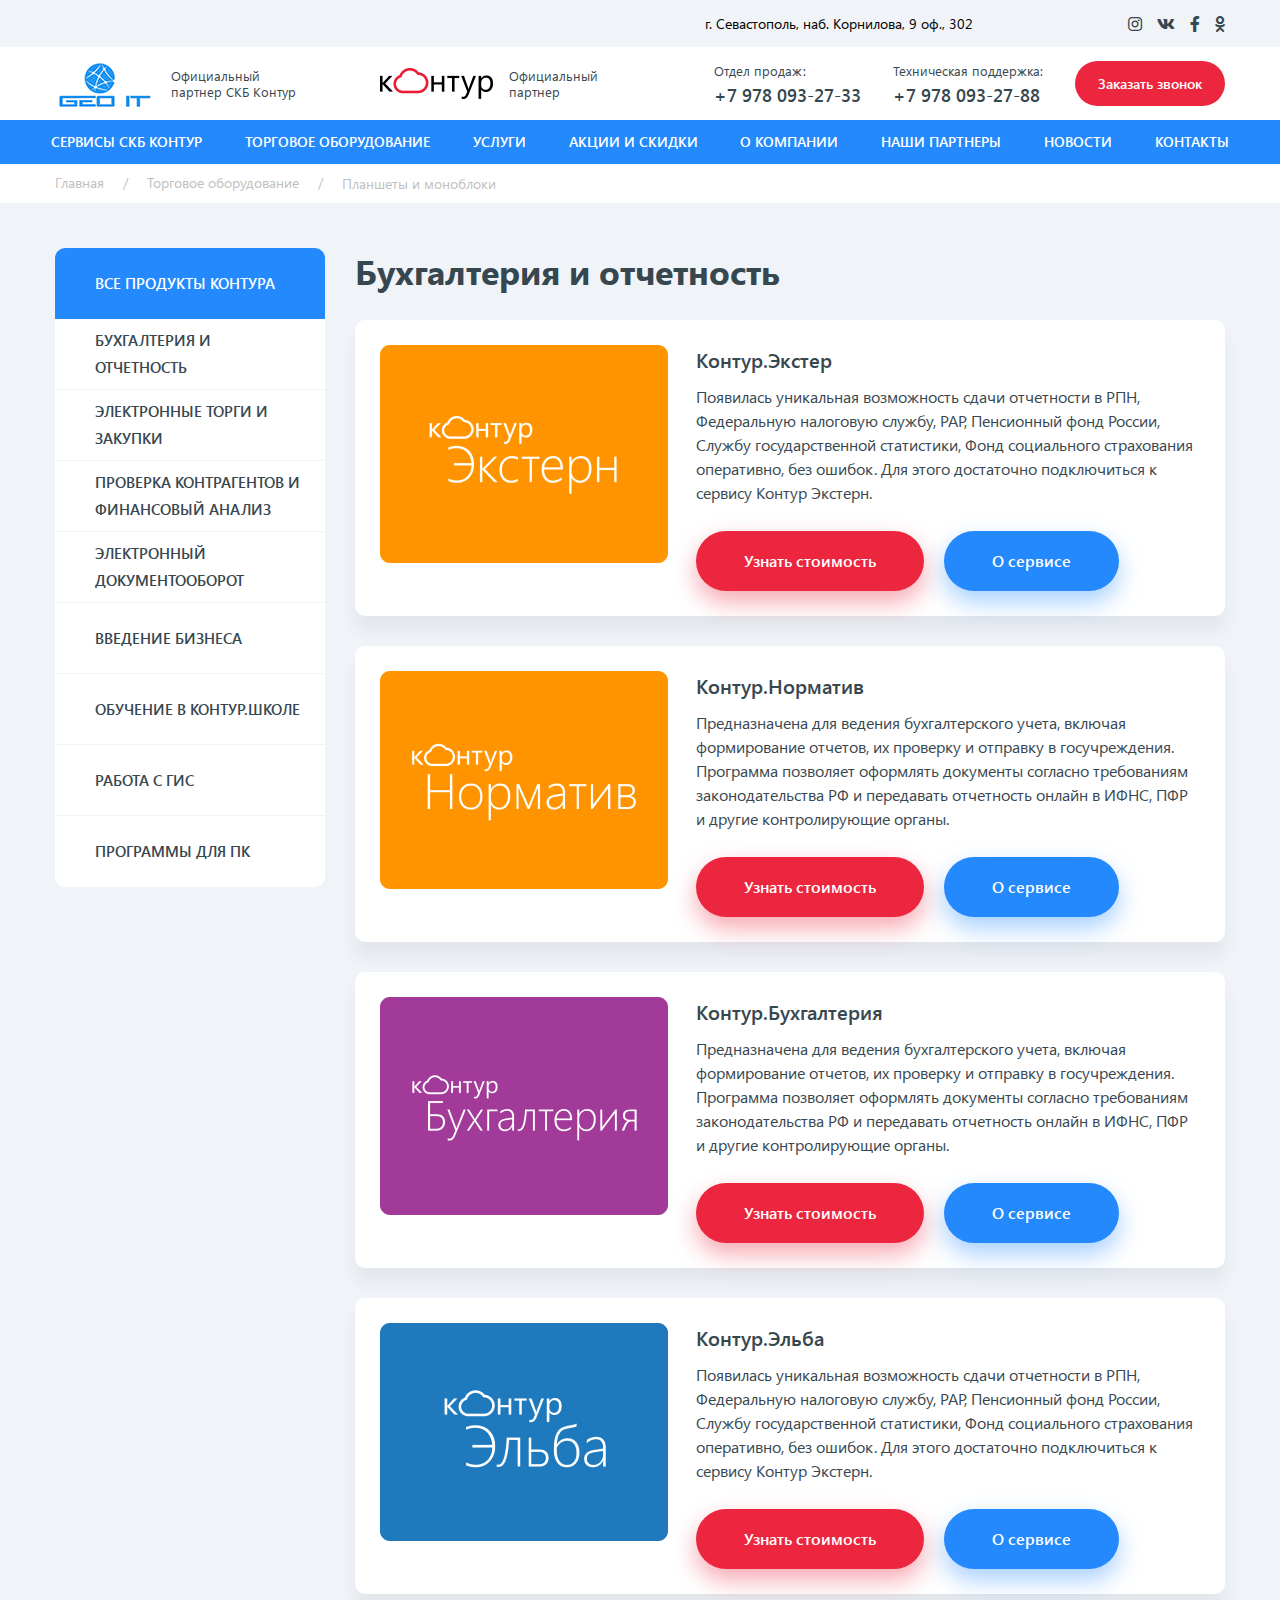
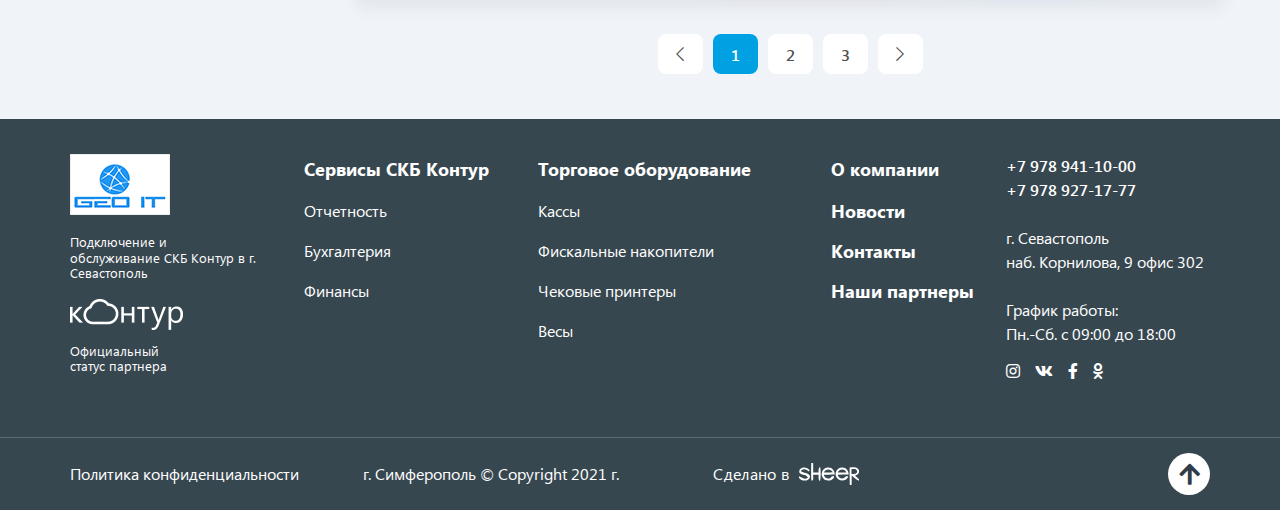
<file: catalog-services.html>
<!DOCTYPE html>
<!--[if lt IE 7]><html lang="ru" class="lt-ie9 lt-ie8 lt-ie7"><![endif]-->
<!--[if IE 7]><html lang="ru" class="lt-ie9 lt-ie8"><![endif]-->
<!--[if IE 8]><html lang="ru" class="lt-ie9"><![endif]-->
<!--[if gt IE 8]><!-->
<html lang="ru">
<!--<![endif]-->
<head>
	<meta charset="utf-8" />
	<title>Заголовок</title>
	<meta name="description" content="" />
	<meta http-equiv="X-UA-Compatible" content="IE=edge" />
	<meta name="viewport" content="width=device-width, initial-scale=1.0" />
	<link rel="shortcut icon" href="favicon.png" />
	<link rel="stylesheet" href="libs/bootstrap/bootstrap-grid.css" />
	<link rel="stylesheet" href="libs/fontawesome-free-5.12.0-web/css/all.min.css" />
	<link rel="stylesheet" href="libs/fancybox/jquery.fancybox.css" />
	<link rel="stylesheet" href="libs/slick-1.5.9/slick/slick.css" />
	<link rel="stylesheet" href="libs/slick-1.5.9/slick/slick-theme.css" />
	<link rel="stylesheet" href="css/fonts.css" />
	<link rel="stylesheet" href="css/main.css?ver=1.15" />
	<link rel="stylesheet" href="css/media.css?ver=1.15" />
</head>
<body>

	<div class="wrapper">
 
		<header class="header">
			<div class="header-top">
				<div class="container container_big">
					<div class="header-top__wrap">
						<div class="header__location">г. Севастополь, наб. Корнилова, 9 оф., 302</div>
						<ul class="list-social">
							<li><a href="#"><i class="fab fa-instagram"></i></a></li>
							<li><a href="#"><i class="fab fa-vk"></i></a></li>
							<li><a href="#"><i class="fab fa-facebook-f"></i></a></li>
							<li><a href="#"><i class="fab fa-odnoklassniki"></i></a></li>
						</ul>
					</div>
				</div>
			</div>
			<div class="header-middle">
				<div class="container container_big">
					<div class="header-middle__wrap">
						<div class="header__left">
							<div class="logo-wrap">
								<a href="#" class="logo">
									<img src="img/logo.png" alt="alt">
								</a>
								<div class="logo-descr">Официальный партнер СКБ Контур</div>
							</div>
							<div class="logo-wrap logo-wrap_partner">
								<a href="#" class="logo">
									<img src="img/logo2.png" alt="alt">
								</a>
								<div class="logo-descr">Официальный <br>партнер</div>
							</div>
						</div>
						<div class="header__right">
							<div class="item-contact">
								<p>Отдел продаж:</p>
								<a href="tel:+79780932733">+7 978 093-27-33</a>
							</div>
							<div class="item-contact">
								<p>Техническая поддержка:</p>
								<a href="tel:+79780932788">+7 978 093-27-88</a>
							</div>
							<a href="#callback" class="btn-main btn-main_simple fancybox">Заказать звонок</a>
							<a href="tel:+83462550086" class="phone-mob"><i class="fas fa-phone-alt"></i></a>
							<span class="btn_nav">
								<span class='sandwich'>
									<span class='sw-topper'></span>
									<span class='sw-bottom'></span>
									<span class='sw-footer'></span>
								</span>
							</span>
						</div>
					</div>
				</div>
			</div>
			<div class="header-bottom">
				<div class="container container_big">
					<ul class="menu">
						<li>
							<a href="#">Сервисы СКБ Контур</a>
							<div class="menu-dropdown">
								<div class="row">
									<div class="col-lg-3">
										<div class="menu-dropdown__title">Бухгалтерия и отчетность</div>
										<ul>
											<li><a href="#">Контур.Бухгалтерия</a></li>
											<li><a href="#">Контур.Эльба</a></li>
											<li><a href="#">Контур.Экстерн</a></li>
											<li><a href="#">Контур.Норматив</a></li>
											<li><a href="#">Контур.НДС +</a></li>
											<li><a href="#">Контур.ФМС</a></li>
											<li><a href="#">Контур.Алкодекларация</a></li>
										</ul>
									</div>
									<div class="col-lg-3">
										<div class="menu-dropdown__title">Электорные торги и закупки</div>
										<ul>
											<li><a href="#">Контур.Закупки</a></li>
											<li><a href="#">Контур.Спектр</a></li>
											<li><a href="#">Удостоверяющий центр</a></li>
											<li><a href="#">Контур.Сопровождение торгов</a></li>
											<li><a href="#">Контур.Снаб</a></li>
										</ul>
									</div>
									<div class="col-lg-3">
										<div class="menu-dropdown__title">Торговля</div>
										<ul>
											<li><a href="#">Контур.Маркет</a></li>
											<li><a href="#">Контур.ОФД</a></li>
											<li><a href="#">Контур.Маркировка</a></li>
											<li><a href="#">Контур.Фокус</a></li>
											<li><a href="#">Контур.Отель</a></li>
										</ul>
									</div>
									<div class="col-lg-3">
										<div class="menu-dropdown__title">Проверка контрагентов и финансовый анализ</div>
										<ul>
											<li><a href="#">Контур.Фокус</a></li>
											<li><a href="#">Контур.Призма</a></li>
										</ul>
									</div>
								</div>
							</div>
						</li>
						<li>
							<a href="#">Торговое оборудование</a>
							<div class="menu-dropdown">
								<ul>
									<li><a href="#">Фискальные принтеры</a></li>
									<li><a href="#">Планшеты и моноблоки</a></li>
									<li><a href="#">Автономные кассы</a></li>
									<li><a href="#">Сканеры и ТСД</a></li>
									<li><a href="#">Весы и прочее оборудование</a></li>
									<li><a href="#">Запчасти и комплектующие</a></li>
								</ul>
							</div>
						</li>
						<li>
							<a href="#">Услуги</a>
							<div class="menu-dropdown">
								<div class="row">
									<div class="col-lg-4">
										<div class="menu-dropdown__title">Технические</div>
										<ul>
											<li><a href="#">Регистрация и перерегистрация контрольно-кассовой техники</a></li>
											<li><a href="#">Прошивка контрольно-кассовой техники</a></li>
											<li><a href="#">Обслуживание и ремонт контрольно-кассовой техники</a></li>
											<li><a href="#">Обслуживание и настройка рабочих станций</a></li>
										</ul>
									</div>
									<div class="col-lg-4">
										<div class="menu-dropdown__title">Услуги по изготовлению печатей и штампов</div>
										<ul>
											<li><a href="#">Изготовление макета</a></li>
											<li><a href="#">Замена оснастки и заправка печатей</a></li>
											<li><a href="#">Изготовление карманных и ручных печатей</a></li>
											<li><a href="#">Продажа аксессуаров и красок для печатей и штампов</a></li>
										</ul>
									</div>
									<div class="col-lg-4">
										<div class="menu-dropdown__title">Услуги для бизнеса и торговли</div>
										<ul>
											<li><a href="#">Изготовление электро-цифровых подписей</a></li>
											<li><a href="#">Помощь в подборе ККТ и торгового оборудования</a></li>
											<li><a href="#">Регистрация в системе маркировки ЧЕСТНЫЙ ЗНАК</a></li>
											<li><a href="#">Услуга маркировки остатков с печатью этикеток </a></li>
											<li><a href="#">Обучение работе в системе маркировки</a></li>
											<li><a href="#">Обучение кассиров</a></li>
										</ul>
									</div>
								</div>
							</div>
						</li>
						<li><a href="#">Акции и скидки</a></li>
						<li><a href="#">О компании</a></li>
						<li><a href="#">Наши партнеры</a></li>
						<li><a href="#">Новости</a></li>
						<li><a href="#">Контакты</a></li>
					</ul>
				</div>
			</div>
		</header> 

		<div class="top-section">
			<div class="container container_big">
				<ul class="breadcumbs">
					<li><a href="#">Главная</a><span>/</span></li>
					<li><a href="#">Торговое оборудование</a><span>/</span></li>
					<li>Планшеты и моноблоки</li>
				</ul>
			</div>
		</div>

		<div class="catalog">
			<div class="container container_big">
				<div class="row">
					<div class="col-lg-3">
						<div class="btn-main btn-main_filter">Категории <i class="fas fa-filter"></i></div>
						<ul class="sidebar-catalog">
							<li class="active"><a href="#">ВСЕ ПРОДУКТЫ КОНТУРА</a></li>
							<li><a href="#">БУХГАЛТЕРИЯ И ОТЧЕТНОСТЬ</a></li>
							<li><a href="#">ЭЛЕКТРОННЫЕ ТОРГИ И ЗАКУПКИ</a></li>
							<li><a href="#">ПРОВЕРКА КОНТРАГЕНТОВ И ФИНАНСОВЫЙ АНАЛИЗ</a></li>
							<li><a href="#">ЭЛЕКТРОННЫЙ ДОКУМЕНТООБОРОТ</a></li>
							<li><a href="#">введение бизнеса</a></li>
							<li><a href="#">обучение в контур.школе</a></li>
							<li><a href="#">работа с гис</a></li>
							<li><a href="#">программы для пк</a></li>
						</ul>
					</div>
					<div class="col-lg-9">
						<div class="title-big">Бухгалтерия и отчетность</div>
						<div class="item-service">
							<div class="item-service__image">
								<img src="img/serv1.jpg" alt="alt">
							</div>
							<div class="item-service__content">
								<a href="#" class="item-service__name">Контур.Экстер</a>
								<p>Появилась уникальная возможность сдачи отчетности в РПН, Федеральную налоговую службу, РАР, Пенсионный фонд России, Службу государственной статистики, Фонд социального страхования оперативно, без ошибок. Для этого достаточно подключиться к сервису Контур Экстерн.</p>
								<div class="item-service_btns">
									<a href="#" class="btn-main">Узнать стоимость</a>
									<a href="#" class="btn-main btn-main_page">О сервисе</a>
								</div>
							</div>
						</div>
						<div class="item-service">
							<div class="item-service__image">
								<img src="img/serv2.jpg" alt="alt">
							</div>
							<div class="item-service__content">
								<a href="#" class="item-service__name">Контур.Норматив</a>
								<p>Предназначена для ведения бухгалтерского учета, включая формирование отчетов, их проверку и отправку в госучреждения. Программа позволяет оформлять документы согласно требованиям законодательства РФ и передавать отчетность онлайн в ИФНС, ПФР и другие контролирующие органы.</p>
								<div class="item-service_btns">
									<a href="#" class="btn-main">Узнать стоимость</a>
									<a href="#" class="btn-main btn-main_page">О сервисе</a>
								</div>
							</div>
						</div>
						<div class="item-service">
							<div class="item-service__image">
								<img src="img/serv3.jpg" alt="alt">
							</div>
							<div class="item-service__content">
								<a href="#" class="item-service__name">Контур.Бухгалтерия</a>
								<p>Предназначена для ведения бухгалтерского учета, включая формирование отчетов, их проверку и отправку в госучреждения. Программа позволяет оформлять документы согласно требованиям законодательства РФ и передавать отчетность онлайн в ИФНС, ПФР и другие контролирующие органы.</p>
								<div class="item-service_btns">
									<a href="#" class="btn-main">Узнать стоимость</a>
									<a href="#" class="btn-main btn-main_page">О сервисе</a>
								</div>
							</div>
						</div>
						<div class="item-service">
							<div class="item-service__image">
								<img src="img/serv4.jpg" alt="alt">
							</div>
							<div class="item-service__content">
								<a href="#" class="item-service__name">Контур.Эльба</a>
								<p>Появилась уникальная возможность сдачи отчетности в РПН, Федеральную налоговую службу, РАР, Пенсионный фонд России, Службу государственной статистики, Фонд социального страхования оперативно, без ошибок. Для этого достаточно подключиться к сервису Контур Экстерн.</p>
								<div class="item-service_btns">
									<a href="#" class="btn-main">Узнать стоимость</a>
									<a href="#" class="btn-main btn-main_page">О сервисе</a>
								</div>
							</div>
						</div>
						<div class="pager">
							<a class="prev page-numbers disabled" href="#"><i class="fal fa-chevron-left"></i></a> 
							<span aria-current="page" class="page-numbers current" href="#">1</span> 
							<a class="page-numbers" href="#">2</a> 
							<a class="page-numbers" href="#">3</a> 
							<a class="next page-numbers" href="#"><i class="fal fa-chevron-right"></i></a>
						</div>
					</div>
				</div>
			</div>
		</div>

		<footer class="footer">
			<div class="container">
				<div class="footer__wrap">
					<div class="footer__col">
						<a href="#" class="logo">
							<img src="img/logo.png" alt="alt">
						</a>
						<div class="logo-descr">Подключение и обслуживание СКБ Контур в г. Севастополь</div>
						<a href="#" class="logo logo_partner">
							<img src="img/logo3.png" alt="alt">
						</a>
						<div class="logo-descr logo-descr_partner">Официальный статус партнера</div>
					</div>
					<div class="footer__col">
						<div class="footer__title">Сервисы СКБ Контур <i class="far fa-plus"></i></div>
						<div class="footer__content">
							<ul class="footer__list">
								<li><a href="#">Отчетность</a></li>
								<li><a href="#">Бухгалтерия</a></li>
								<li><a href="#">Финансы</a></li>
							</ul>
						</div>
					</div>
					<div class="footer__col footer__col_big">
						<div class="footer__title">Торговое оборудование <i class="far fa-plus"></i></div>
						<div class="footer__content">
							<ul class="footer__list">
								<li><a href="#">Кассы</a></li>
								<li><a href="#">Фискальные накопители</a></li>
								<li><a href="#">Чековые принтеры</a></li>
								<li><a href="#">Весы</a></li>
							</ul>
						</div>
					</div>
					<div class="footer__col footer__col_min">
						<div class="footer__title">О компании <i class="far fa-plus"></i></div>
						<div class="footer__content">
							<ul class="footer__list footer__list_big">
								<li><a href="#">Новости</a></li>
								<li><a href="#">Контакты</a></li>
								<li><a href="#">Наши партнеры</a></li>
							</ul>
						</div>
					</div>
					<div class="footer__col footer__col_last">
						<div class="footer__title footer__title_mob">Контакты <i class="far fa-plus"></i></div>
						<div class="footer__content">
							<p><a href="tel:+79789411000">+7 978 941-10-00</a></p>
							<p><a href="tel:+79789271777">+7 978 927-17-77</a></p>
							<br>
							<p>г. Севастополь </p>
							<p>наб. Корнилова, 9 офис 302</p>
							<br>
							<p>График работы: </p>
							<p>Пн.-Сб. с 09:00 до 18:00</p>
							<ul class="list-social">
								<li><a href="#"><i class="fab fa-instagram"></i></a></li>
								<li><a href="#"><i class="fab fa-vk"></i></a></li>
								<li><a href="#"><i class="fab fa-facebook-f"></i></a></li>
								<li><a href="#"><i class="fab fa-odnoklassniki"></i></a></li>
							</ul>
						</div>
					</div>
				</div> 
			</div>
			<div class="footer__bottom">
				<div class="container">
					<div class="row align-items-center">
						<div class="col-lg-3 col-md-6">
							<a href="#">Политика конфиденциальности</a>
						</div>
						<div class="col-lg-3 col-md-6">
							<p>г. Симферополь © Copyright  2021 г.</p>
						</div>
						<div class="col-lg-3 col-md-6">
							<div class="create">Сделано в <img src="img/copy.svg" alt="alt"></div>
						</div>
						<div class="col-lg-3 align_right col-md-6">
							<a href="#" class="btn_top"><i class="fa fa-arrow-up"></i></a>
						</div>
					</div>
				</div>
			</div>
		</footer>
		
	</div>

	<div id="callback" class="modal-block">
		<div class="modal-wrap">
			<div class="block-form">
				<form>
					<div class="title-form">Заполните форму</div>
					<div class="descr-form">Наш менеджер свяжется с вами в течение 10 минут</div>
					<div class="item-form">
						<input type="text" placeholder="Имя" required="required">
					</div>
					<div class="item-form">
						<input type="text" placeholder="+7 (___) ___-__-__" class="input-phone" required="required">
					</div>
					<button class="btn-main" type="submit">Отправить</button>
					<div class="agree-form">Нажимая на кнопку, вы даете согласие на обработку персональных данных и соглашаетесь с Пользовательским соглашением</div>
				</form>
			</div>
		</div>
	</div>

	<!--[if lt IE 9]>
	<script src="libs/html5shiv/es5-shim.min.js"></script>
	<script src="libs/html5shiv/html5shiv.min.js"></script>
	<script src="libs/html5shiv/html5shiv-printshiv.min.js"></script>
	<script src="libs/respond/respond.min.js"></script>
<![endif]-->
<script src="libs/jquery/jquery-1.11.1.min.js"></script>
<script src="libs/jquery-mousewheel/jquery.mousewheel.min.js"></script>
<script src="libs/fancybox/jquery.fancybox.pack.js"></script>
<script src="libs/slick-1.5.9/slick/slick.min.js"></script>
<script src="libs/scroll2id/PageScroll2id.min.js"></script>
<script src="libs/mask/jquery.maskedinput.js"></script>
<script src="libs/jQueryFormStyler-master/jquery.formstyler.min.js"></script>
<script src="js/common.js?ver=1.15"></script>
<!-- Yandex.Metrika counter --><!-- /Yandex.Metrika counter -->
<!-- Google Analytics counter --><!-- /Google Analytics counter -->
</body>
</html>
</file>
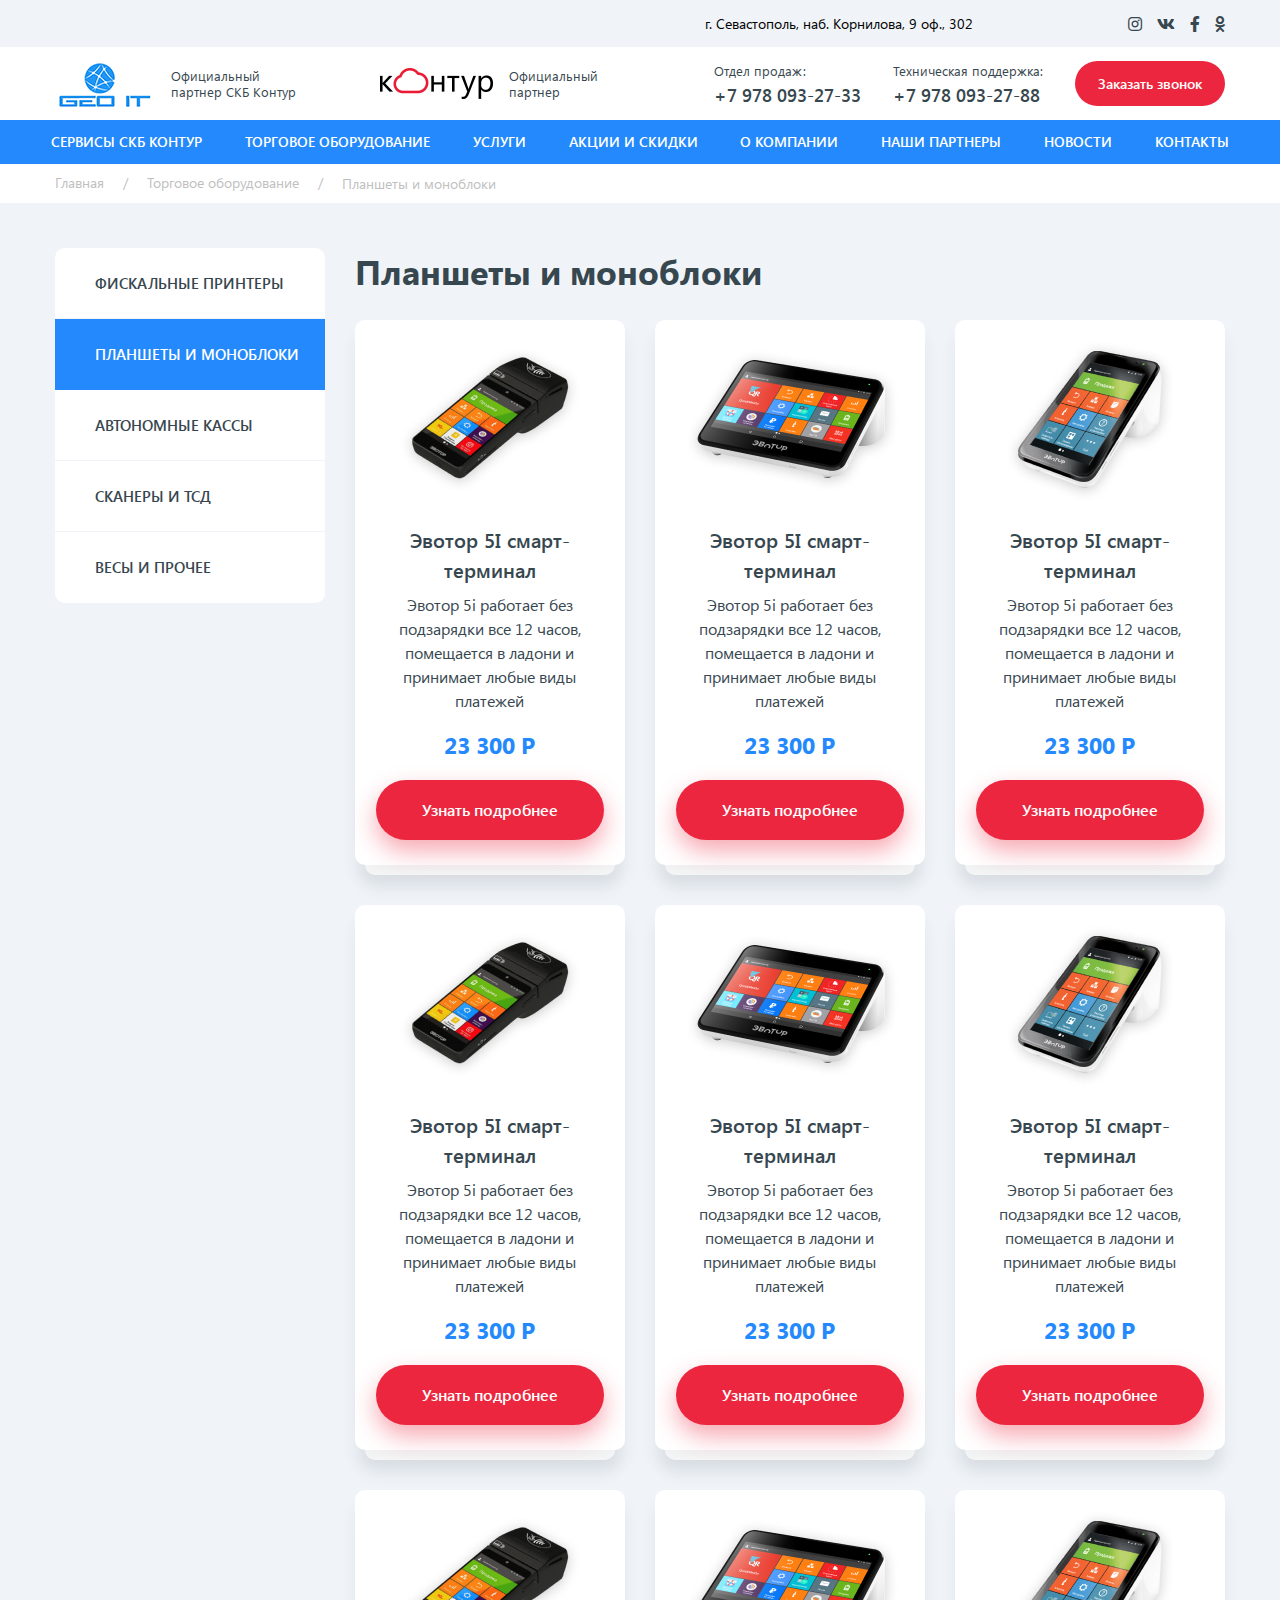
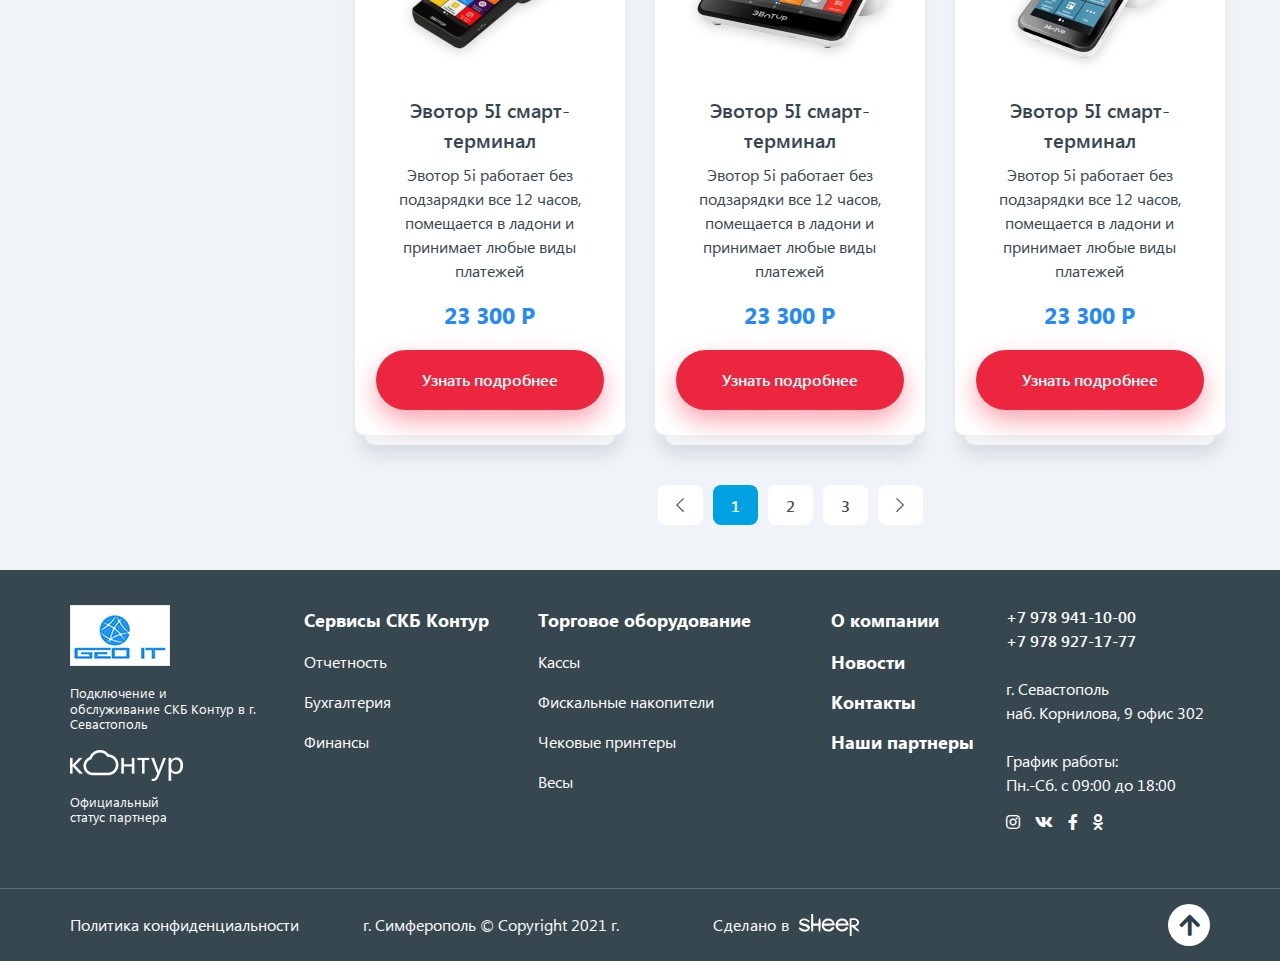
<file: catalog.html>
<!DOCTYPE html>
<!--[if lt IE 7]><html lang="ru" class="lt-ie9 lt-ie8 lt-ie7"><![endif]-->
<!--[if IE 7]><html lang="ru" class="lt-ie9 lt-ie8"><![endif]-->
<!--[if IE 8]><html lang="ru" class="lt-ie9"><![endif]-->
<!--[if gt IE 8]><!-->
<html lang="ru">
<!--<![endif]-->
<head>
	<meta charset="utf-8" />
	<title>Заголовок</title>
	<meta name="description" content="" />
	<meta http-equiv="X-UA-Compatible" content="IE=edge" />
	<meta name="viewport" content="width=device-width, initial-scale=1.0" />
	<link rel="shortcut icon" href="favicon.png" />
	<link rel="stylesheet" href="libs/bootstrap/bootstrap-grid.css" />
	<link rel="stylesheet" href="libs/fontawesome-free-5.12.0-web/css/all.min.css" />
	<link rel="stylesheet" href="libs/fancybox/jquery.fancybox.css" />
	<link rel="stylesheet" href="libs/slick-1.5.9/slick/slick.css" />
	<link rel="stylesheet" href="libs/slick-1.5.9/slick/slick-theme.css" />
	<link rel="stylesheet" href="css/fonts.css" />
	<link rel="stylesheet" href="css/main.css?ver=1.15" />
	<link rel="stylesheet" href="css/media.css?ver=1.15" />
</head>
<body>

	<div class="wrapper">

		<header class="header">
			<div class="header-top">
				<div class="container container_big">
					<div class="header-top__wrap">
						<div class="header__location">г. Севастополь, наб. Корнилова, 9 оф., 302</div>
						<ul class="list-social">
							<li><a href="#"><i class="fab fa-instagram"></i></a></li>
							<li><a href="#"><i class="fab fa-vk"></i></a></li>
							<li><a href="#"><i class="fab fa-facebook-f"></i></a></li>
							<li><a href="#"><i class="fab fa-odnoklassniki"></i></a></li>
						</ul>
					</div>
				</div>
			</div>
			<div class="header-middle">
				<div class="container container_big">
					<div class="header-middle__wrap">
						<div class="header__left">
							<div class="logo-wrap">
								<a href="#" class="logo">
									<img src="img/logo.png" alt="alt">
								</a>
								<div class="logo-descr">Официальный партнер СКБ Контур</div>
							</div>
							<div class="logo-wrap logo-wrap_partner">
								<a href="#" class="logo">
									<img src="img/logo2.png" alt="alt">
								</a>
								<div class="logo-descr">Официальный <br>партнер</div>
							</div>
						</div>
						<div class="header__right">
							<div class="item-contact">
								<p>Отдел продаж:</p>
								<a href="tel:+79780932733">+7 978 093-27-33</a>
							</div>
							<div class="item-contact">
								<p>Техническая поддержка:</p>
								<a href="tel:+79780932788">+7 978 093-27-88</a>
							</div>
							<a href="#callback" class="btn-main btn-main_simple fancybox">Заказать звонок</a>
							<a href="tel:+83462550086" class="phone-mob"><i class="fas fa-phone-alt"></i></a>
							<span class="btn_nav">
								<span class='sandwich'>
									<span class='sw-topper'></span>
									<span class='sw-bottom'></span>
									<span class='sw-footer'></span>
								</span>
							</span>
						</div>
					</div>
				</div>
			</div>
			<div class="header-bottom">
				<div class="container container_big">
					<ul class="menu">
						<li>
							<a href="#">Сервисы СКБ Контур</a>
							<div class="menu-dropdown">
								<div class="row">
									<div class="col-lg-3">
										<div class="menu-dropdown__title">Бухгалтерия и отчетность</div>
										<ul>
											<li><a href="#">Контур.Бухгалтерия</a></li>
											<li><a href="#">Контур.Эльба</a></li>
											<li><a href="#">Контур.Экстерн</a></li>
											<li><a href="#">Контур.Норматив</a></li>
											<li><a href="#">Контур.НДС +</a></li>
											<li><a href="#">Контур.ФМС</a></li>
											<li><a href="#">Контур.Алкодекларация</a></li>
										</ul>
									</div>
									<div class="col-lg-3">
										<div class="menu-dropdown__title">Электорные торги и закупки</div>
										<ul>
											<li><a href="#">Контур.Закупки</a></li>
											<li><a href="#">Контур.Спектр</a></li>
											<li><a href="#">Удостоверяющий центр</a></li>
											<li><a href="#">Контур.Сопровождение торгов</a></li>
											<li><a href="#">Контур.Снаб</a></li>
										</ul>
									</div>
									<div class="col-lg-3">
										<div class="menu-dropdown__title">Торговля</div>
										<ul>
											<li><a href="#">Контур.Маркет</a></li>
											<li><a href="#">Контур.ОФД</a></li>
											<li><a href="#">Контур.Маркировка</a></li>
											<li><a href="#">Контур.Фокус</a></li>
											<li><a href="#">Контур.Отель</a></li>
										</ul>
									</div>
									<div class="col-lg-3">
										<div class="menu-dropdown__title">Проверка контрагентов и финансовый анализ</div>
										<ul>
											<li><a href="#">Контур.Фокус</a></li>
											<li><a href="#">Контур.Призма</a></li>
										</ul>
									</div>
								</div>
							</div>
						</li>
						<li>
							<a href="#">Торговое оборудование</a>
							<div class="menu-dropdown">
								<ul>
									<li><a href="#">Фискальные принтеры</a></li>
									<li><a href="#">Планшеты и моноблоки</a></li>
									<li><a href="#">Автономные кассы</a></li>
									<li><a href="#">Сканеры и ТСД</a></li>
									<li><a href="#">Весы и прочее оборудование</a></li>
									<li><a href="#">Запчасти и комплектующие</a></li>
								</ul>
							</div>
						</li>
						<li>
							<a href="#">Услуги</a>
							<div class="menu-dropdown">
								<div class="row">
									<div class="col-lg-4">
										<div class="menu-dropdown__title">Технические</div>
										<ul>
											<li><a href="#">Регистрация и перерегистрация контрольно-кассовой техники</a></li>
											<li><a href="#">Прошивка контрольно-кассовой техники</a></li>
											<li><a href="#">Обслуживание и ремонт контрольно-кассовой техники</a></li>
											<li><a href="#">Обслуживание и настройка рабочих станций</a></li>
										</ul>
									</div>
									<div class="col-lg-4">
										<div class="menu-dropdown__title">Услуги по изготовлению печатей и штампов</div>
										<ul>
											<li><a href="#">Изготовление макета</a></li>
											<li><a href="#">Замена оснастки и заправка печатей</a></li>
											<li><a href="#">Изготовление карманных и ручных печатей</a></li>
											<li><a href="#">Продажа аксессуаров и красок для печатей и штампов</a></li>
										</ul>
									</div>
									<div class="col-lg-4">
										<div class="menu-dropdown__title">Услуги для бизнеса и торговли</div>
										<ul>
											<li><a href="#">Изготовление электро-цифровых подписей</a></li>
											<li><a href="#">Помощь в подборе ККТ и торгового оборудования</a></li>
											<li><a href="#">Регистрация в системе маркировки ЧЕСТНЫЙ ЗНАК</a></li>
											<li><a href="#">Услуга маркировки остатков с печатью этикеток </a></li>
											<li><a href="#">Обучение работе в системе маркировки</a></li>
											<li><a href="#">Обучение кассиров</a></li>
										</ul>
									</div>
								</div>
							</div>
						</li>
						<li><a href="#">Акции и скидки</a></li>
						<li><a href="#">О компании</a></li>
						<li><a href="#">Наши партнеры</a></li>
						<li><a href="#">Новости</a></li>
						<li><a href="#">Контакты</a></li>
					</ul>
				</div>
			</div> 
		</header>

		<div class="top-section">
			<div class="container container_big">
				<ul class="breadcumbs">
					<li><a href="#">Главная</a><span>/</span></li>
					<li><a href="#">Торговое оборудование</a><span>/</span></li>
					<li>Планшеты и моноблоки</li>
				</ul>
			</div>
		</div>

		<div class="catalog">
			<div class="container container_big">
				<div class="row">
					<div class="col-lg-3">
						<div class="btn-main btn-main_filter">Категории <i class="fas fa-filter"></i></div>
						<ul class="sidebar-catalog">
							<li><a href="#">Фискальные принтеры</a></li>
							<li class="active"><a href="#">планшеты и моноблоки</a></li>
							<li><a href="#">АВТОНОМНЫЕ КАССЫ</a></li>
							<li><a href="#">СКАНЕРЫ И ТСД</a></li>
							<li><a href="#">ВЕСЫ И ПРОЧЕЕ</a></li>
						</ul>
					</div>
					<div class="col-lg-9">
						<div class="title-big">Планшеты и моноблоки</div>
						<div class="row row_catalog">
							<div class="col-lg-4 col-md-6">
								<div class="item-catalog">
									<div class="item-catalog__image">
										<img src="img/catalog1.png" alt="alt">
									</div>
									<a href="#" class="item-catalog__name">Эвотор 5I смарт-терминал</a>
									<p>Эвотор 5i работает без подзарядки все 12 часов, помещается в ладони и принимает любые виды платежей</p>
									<div class="item-catalog__price">23 300 Р</div>
									<a href="#" class="btn-main">Узнать подробнее</a>
								</div>
							</div>
							<div class="col-lg-4 col-md-6">
								<div class="item-catalog">
									<div class="item-catalog__image">
										<img src="img/catalog2.png" alt="alt">
									</div>
									<a href="#" class="item-catalog__name">Эвотор 5I смарт-терминал</a>
									<p>Эвотор 5i работает без подзарядки все 12 часов, помещается в ладони и принимает любые виды платежей</p>
									<div class="item-catalog__price">23 300 Р</div>
									<a href="#" class="btn-main">Узнать подробнее</a>
								</div>
							</div>
							<div class="col-lg-4 col-md-6">
								<div class="item-catalog">
									<div class="item-catalog__image">
										<img src="img/catalog3.png" alt="alt">
									</div>
									<a href="#" class="item-catalog__name">Эвотор 5I смарт-терминал</a>
									<p>Эвотор 5i работает без подзарядки все 12 часов, помещается в ладони и принимает любые виды платежей</p>
									<div class="item-catalog__price">23 300 Р</div>
									<a href="#" class="btn-main">Узнать подробнее</a>
								</div>
							</div>
							<div class="col-lg-4 col-md-6">
								<div class="item-catalog">
									<div class="item-catalog__image">
										<img src="img/catalog1.png" alt="alt">
									</div>
									<a href="#" class="item-catalog__name">Эвотор 5I смарт-терминал</a>
									<p>Эвотор 5i работает без подзарядки все 12 часов, помещается в ладони и принимает любые виды платежей</p>
									<div class="item-catalog__price">23 300 Р</div>
									<a href="#" class="btn-main">Узнать подробнее</a>
								</div>
							</div>
							<div class="col-lg-4 col-md-6">
								<div class="item-catalog">
									<div class="item-catalog__image">
										<img src="img/catalog2.png" alt="alt">
									</div>
									<a href="#" class="item-catalog__name">Эвотор 5I смарт-терминал</a>
									<p>Эвотор 5i работает без подзарядки все 12 часов, помещается в ладони и принимает любые виды платежей</p>
									<div class="item-catalog__price">23 300 Р</div>
									<a href="#" class="btn-main">Узнать подробнее</a>
								</div>
							</div>
							<div class="col-lg-4 col-md-6">
								<div class="item-catalog">
									<div class="item-catalog__image">
										<img src="img/catalog3.png" alt="alt">
									</div>
									<a href="#" class="item-catalog__name">Эвотор 5I смарт-терминал</a>
									<p>Эвотор 5i работает без подзарядки все 12 часов, помещается в ладони и принимает любые виды платежей</p>
									<div class="item-catalog__price">23 300 Р</div>
									<a href="#" class="btn-main">Узнать подробнее</a>
								</div>
							</div>
							<div class="col-lg-4 col-md-6">
								<div class="item-catalog">
									<div class="item-catalog__image">
										<img src="img/catalog1.png" alt="alt">
									</div>
									<a href="#" class="item-catalog__name">Эвотор 5I смарт-терминал</a>
									<p>Эвотор 5i работает без подзарядки все 12 часов, помещается в ладони и принимает любые виды платежей</p>
									<div class="item-catalog__price">23 300 Р</div>
									<a href="#" class="btn-main">Узнать подробнее</a>
								</div>
							</div>
							<div class="col-lg-4 col-md-6">
								<div class="item-catalog">
									<div class="item-catalog__image">
										<img src="img/catalog2.png" alt="alt">
									</div>
									<a href="#" class="item-catalog__name">Эвотор 5I смарт-терминал</a>
									<p>Эвотор 5i работает без подзарядки все 12 часов, помещается в ладони и принимает любые виды платежей</p>
									<div class="item-catalog__price">23 300 Р</div>
									<a href="#" class="btn-main">Узнать подробнее</a>
								</div>
							</div>
							<div class="col-lg-4 col-md-6">
								<div class="item-catalog">
									<div class="item-catalog__image">
										<img src="img/catalog3.png" alt="alt">
									</div>
									<a href="#" class="item-catalog__name">Эвотор 5I смарт-терминал</a>
									<p>Эвотор 5i работает без подзарядки все 12 часов, помещается в ладони и принимает любые виды платежей</p>
									<div class="item-catalog__price">23 300 Р</div>
									<a href="#" class="btn-main">Узнать подробнее</a>
								</div>
							</div>
						</div>
						<div class="pager">
							<a class="prev page-numbers disabled" href="#"><i class="fal fa-chevron-left"></i></a> 
							<span aria-current="page" class="page-numbers current" href="#">1</span> 
							<a class="page-numbers" href="#">2</a> 
							<a class="page-numbers" href="#">3</a> 
							<a class="next page-numbers" href="#"><i class="fal fa-chevron-right"></i></a>
						</div>
					</div>
				</div>
			</div>
		</div>

		<footer class="footer">
			<div class="container">
				<div class="footer__wrap">
					<div class="footer__col">
						<a href="#" class="logo">
							<img src="img/logo.png" alt="alt">
						</a>
						<div class="logo-descr">Подключение и обслуживание СКБ Контур в г. Севастополь</div>
						<a href="#" class="logo logo_partner">
							<img src="img/logo3.png" alt="alt">
						</a>
						<div class="logo-descr logo-descr_partner">Официальный статус партнера</div>
					</div>
					<div class="footer__col">
						<div class="footer__title">Сервисы СКБ Контур <i class="far fa-plus"></i></div>
						<div class="footer__content">
							<ul class="footer__list">
								<li><a href="#">Отчетность</a></li>
								<li><a href="#">Бухгалтерия</a></li>
								<li><a href="#">Финансы</a></li>
							</ul>
						</div>
					</div>
					<div class="footer__col footer__col_big">
						<div class="footer__title">Торговое оборудование <i class="far fa-plus"></i></div>
						<div class="footer__content">
							<ul class="footer__list">
								<li><a href="#">Кассы</a></li>
								<li><a href="#">Фискальные накопители</a></li>
								<li><a href="#">Чековые принтеры</a></li>
								<li><a href="#">Весы</a></li>
							</ul>
						</div>
					</div>
					<div class="footer__col footer__col_min">
						<div class="footer__title">О компании <i class="far fa-plus"></i></div>
						<div class="footer__content">
							<ul class="footer__list footer__list_big">
								<li><a href="#">Новости</a></li>
								<li><a href="#">Контакты</a></li>
								<li><a href="#">Наши партнеры</a></li>
							</ul>
						</div>
					</div>
					<div class="footer__col footer__col_last">
						<div class="footer__title footer__title_mob">Контакты <i class="far fa-plus"></i></div>
						<div class="footer__content">
							<p><a href="tel:+79789411000">+7 978 941-10-00</a></p>
							<p><a href="tel:+79789271777">+7 978 927-17-77</a></p>
							<br>
							<p>г. Севастополь </p>
							<p>наб. Корнилова, 9 офис 302</p>
							<br>
							<p>График работы: </p>
							<p>Пн.-Сб. с 09:00 до 18:00</p>
							<ul class="list-social">
								<li><a href="#"><i class="fab fa-instagram"></i></a></li>
								<li><a href="#"><i class="fab fa-vk"></i></a></li>
								<li><a href="#"><i class="fab fa-facebook-f"></i></a></li>
								<li><a href="#"><i class="fab fa-odnoklassniki"></i></a></li>
							</ul>
						</div>
					</div>
				</div>
			</div>
			<div class="footer__bottom">
				<div class="container">
					<div class="row align-items-center">
						<div class="col-lg-3 col-md-6">
							<a href="#">Политика конфиденциальности</a>
						</div>
						<div class="col-lg-3 col-md-6">
							<p>г. Симферополь © Copyright  2021 г.</p>
						</div>
						<div class="col-lg-3 col-md-6">
							<div class="create">Сделано в <img src="img/copy.svg" alt="alt"></div>
						</div>
						<div class="col-lg-3 align_right col-md-6">
							<a href="#" class="btn_top"><i class="fa fa-arrow-up"></i></a>
						</div>
					</div>
				</div>
			</div>
		</footer>
		
	</div> 

	<div id="callback" class="modal-block">
		<div class="modal-wrap">
			<div class="block-form">
				<form>
					<div class="title-form">Заполните форму</div>
					<div class="descr-form">Наш менеджер свяжется с вами в течение 10 минут</div>
					<div class="item-form">
						<input type="text" placeholder="Имя" required="required">
					</div>
					<div class="item-form">
						<input type="text" placeholder="+7 (___) ___-__-__" class="input-phone" required="required">
					</div>
					<button class="btn-main" type="submit">Отправить</button>
					<div class="agree-form">Нажимая на кнопку, вы даете согласие на обработку персональных данных и соглашаетесь с Пользовательским соглашением</div>
				</form>
			</div>
		</div>
	</div>

	<!--[if lt IE 9]>
	<script src="libs/html5shiv/es5-shim.min.js"></script>
	<script src="libs/html5shiv/html5shiv.min.js"></script>
	<script src="libs/html5shiv/html5shiv-printshiv.min.js"></script>
	<script src="libs/respond/respond.min.js"></script>
<![endif]-->
<script src="libs/jquery/jquery-1.11.1.min.js"></script>
<script src="libs/jquery-mousewheel/jquery.mousewheel.min.js"></script>
<script src="libs/fancybox/jquery.fancybox.pack.js"></script>
<script src="libs/slick-1.5.9/slick/slick.min.js"></script>
<script src="libs/scroll2id/PageScroll2id.min.js"></script>
<script src="libs/mask/jquery.maskedinput.js"></script>
<script src="libs/jQueryFormStyler-master/jquery.formstyler.min.js"></script>
<script src="js/common.js?ver=1.15"></script>
<!-- Yandex.Metrika counter --><!-- /Yandex.Metrika counter -->
<!-- Google Analytics counter --><!-- /Google Analytics counter -->
</body>
</html>
</file>
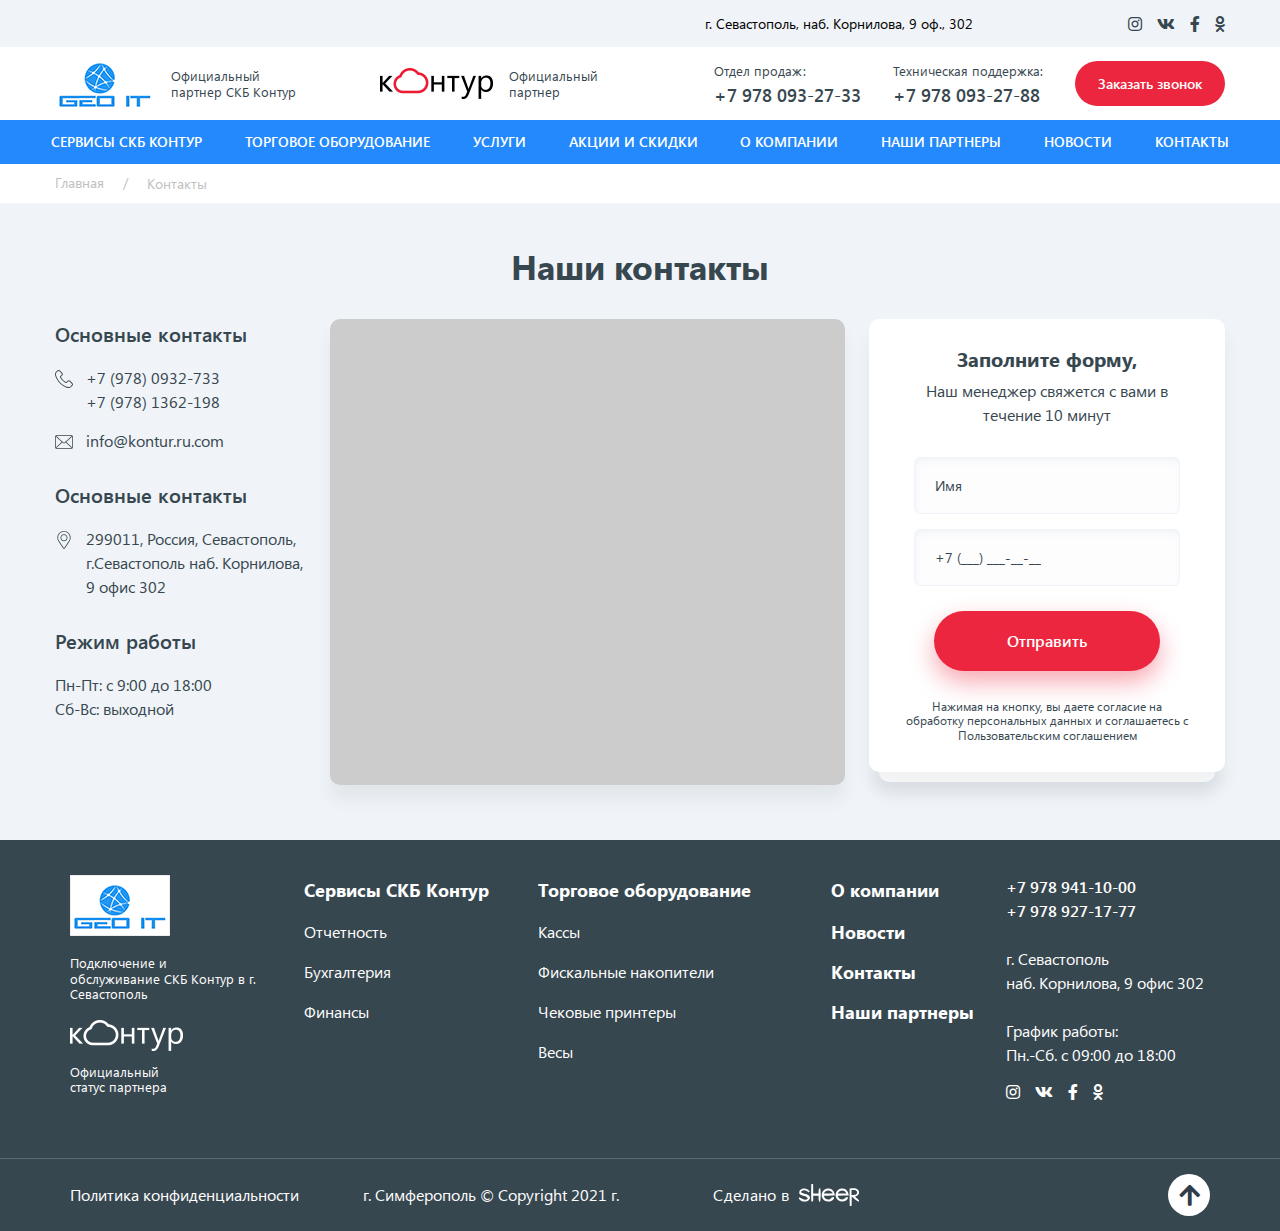
<file: contacts.html>
<!DOCTYPE html>
<!--[if lt IE 7]><html lang="ru" class="lt-ie9 lt-ie8 lt-ie7"><![endif]-->
<!--[if IE 7]><html lang="ru" class="lt-ie9 lt-ie8"><![endif]-->
<!--[if IE 8]><html lang="ru" class="lt-ie9"><![endif]-->
<!--[if gt IE 8]><!-->
<html lang="ru">
<!--<![endif]-->
<head>
	<meta charset="utf-8" />
	<title>Заголовок</title>
	<meta name="description" content="" />
	<meta http-equiv="X-UA-Compatible" content="IE=edge" />
	<meta name="viewport" content="width=device-width, initial-scale=1.0" />
	<link rel="shortcut icon" href="favicon.png" />
	<link rel="stylesheet" href="libs/bootstrap/bootstrap-grid.css" />
	<link rel="stylesheet" href="libs/fontawesome-free-5.12.0-web/css/all.min.css" />
	<link rel="stylesheet" href="libs/fancybox/jquery.fancybox.css" />
	<link rel="stylesheet" href="libs/slick-1.5.9/slick/slick.css" />
	<link rel="stylesheet" href="libs/slick-1.5.9/slick/slick-theme.css" />
	<link rel="stylesheet" href="css/fonts.css" />
	<link rel="stylesheet" href="css/main.css?ver=1.15" />
	<link rel="stylesheet" href="css/media.css?ver=1.15" />
</head>
<body>
 
	<div class="wrapper"> 

		<header class="header">
			<div class="header-top">
				<div class="container container_big">
					<div class="header-top__wrap">
						<div class="header__location">г. Севастополь, наб. Корнилова, 9 оф., 302</div>
						<ul class="list-social">
							<li><a href="#"><i class="fab fa-instagram"></i></a></li>
							<li><a href="#"><i class="fab fa-vk"></i></a></li>
							<li><a href="#"><i class="fab fa-facebook-f"></i></a></li>
							<li><a href="#"><i class="fab fa-odnoklassniki"></i></a></li>
						</ul>
					</div>
				</div>
			</div>
			<div class="header-middle">
				<div class="container container_big">
					<div class="header-middle__wrap">
						<div class="header__left">
							<div class="logo-wrap">
								<a href="#" class="logo">
									<img src="img/logo.png" alt="alt">
								</a>
								<div class="logo-descr">Официальный партнер СКБ Контур</div>
							</div>
							<div class="logo-wrap logo-wrap_partner">
								<a href="#" class="logo">
									<img src="img/logo2.png" alt="alt">
								</a>
								<div class="logo-descr">Официальный <br>партнер</div>
							</div>
						</div>
						<div class="header__right">
							<div class="item-contact">
								<p>Отдел продаж:</p>
								<a href="tel:+79780932733">+7 978 093-27-33</a>
							</div>
							<div class="item-contact">
								<p>Техническая поддержка:</p>
								<a href="tel:+79780932788">+7 978 093-27-88</a>
							</div>
							<a href="#callback" class="btn-main btn-main_simple fancybox">Заказать звонок</a>
							<a href="tel:+83462550086" class="phone-mob"><i class="fas fa-phone-alt"></i></a>
							<span class="btn_nav">
								<span class='sandwich'>
									<span class='sw-topper'></span>
									<span class='sw-bottom'></span>
									<span class='sw-footer'></span>
								</span>
							</span>
						</div>
					</div>
				</div>
			</div>
			<div class="header-bottom">
				<div class="container container_big">
					<ul class="menu">
						<li>
							<a href="#">Сервисы СКБ Контур</a>
							<div class="menu-dropdown">
								<div class="row">
									<div class="col-lg-3">
										<div class="menu-dropdown__title">Бухгалтерия и отчетность</div>
										<ul>
											<li><a href="#">Контур.Бухгалтерия</a></li>
											<li><a href="#">Контур.Эльба</a></li>
											<li><a href="#">Контур.Экстерн</a></li>
											<li><a href="#">Контур.Норматив</a></li>
											<li><a href="#">Контур.НДС +</a></li>
											<li><a href="#">Контур.ФМС</a></li>
											<li><a href="#">Контур.Алкодекларация</a></li>
										</ul>
									</div>
									<div class="col-lg-3">
										<div class="menu-dropdown__title">Электорные торги и закупки</div>
										<ul>
											<li><a href="#">Контур.Закупки</a></li>
											<li><a href="#">Контур.Спектр</a></li>
											<li><a href="#">Удостоверяющий центр</a></li>
											<li><a href="#">Контур.Сопровождение торгов</a></li>
											<li><a href="#">Контур.Снаб</a></li>
										</ul>
									</div>
									<div class="col-lg-3">
										<div class="menu-dropdown__title">Торговля</div>
										<ul>
											<li><a href="#">Контур.Маркет</a></li>
											<li><a href="#">Контур.ОФД</a></li>
											<li><a href="#">Контур.Маркировка</a></li>
											<li><a href="#">Контур.Фокус</a></li>
											<li><a href="#">Контур.Отель</a></li>
										</ul>
									</div>
									<div class="col-lg-3">
										<div class="menu-dropdown__title">Проверка контрагентов и финансовый анализ</div>
										<ul>
											<li><a href="#">Контур.Фокус</a></li>
											<li><a href="#">Контур.Призма</a></li>
										</ul>
									</div>
								</div>
							</div>
						</li>
						<li>
							<a href="#">Торговое оборудование</a>
							<div class="menu-dropdown">
								<ul>
									<li><a href="#">Фискальные принтеры</a></li>
									<li><a href="#">Планшеты и моноблоки</a></li>
									<li><a href="#">Автономные кассы</a></li>
									<li><a href="#">Сканеры и ТСД</a></li>
									<li><a href="#">Весы и прочее оборудование</a></li>
									<li><a href="#">Запчасти и комплектующие</a></li>
								</ul>
							</div>
						</li>
						<li>
							<a href="#">Услуги</a>
							<div class="menu-dropdown">
								<div class="row">
									<div class="col-lg-4">
										<div class="menu-dropdown__title">Технические</div>
										<ul>
											<li><a href="#">Регистрация и перерегистрация контрольно-кассовой техники</a></li>
											<li><a href="#">Прошивка контрольно-кассовой техники</a></li>
											<li><a href="#">Обслуживание и ремонт контрольно-кассовой техники</a></li>
											<li><a href="#">Обслуживание и настройка рабочих станций</a></li>
										</ul>
									</div>
									<div class="col-lg-4">
										<div class="menu-dropdown__title">Услуги по изготовлению печатей и штампов</div>
										<ul>
											<li><a href="#">Изготовление макета</a></li>
											<li><a href="#">Замена оснастки и заправка печатей</a></li>
											<li><a href="#">Изготовление карманных и ручных печатей</a></li>
											<li><a href="#">Продажа аксессуаров и красок для печатей и штампов</a></li>
										</ul>
									</div>
									<div class="col-lg-4">
										<div class="menu-dropdown__title">Услуги для бизнеса и торговли</div>
										<ul>
											<li><a href="#">Изготовление электро-цифровых подписей</a></li>
											<li><a href="#">Помощь в подборе ККТ и торгового оборудования</a></li>
											<li><a href="#">Регистрация в системе маркировки ЧЕСТНЫЙ ЗНАК</a></li>
											<li><a href="#">Услуга маркировки остатков с печатью этикеток </a></li>
											<li><a href="#">Обучение работе в системе маркировки</a></li>
											<li><a href="#">Обучение кассиров</a></li>
										</ul>
									</div>
								</div>
							</div>
						</li>
						<li><a href="#">Акции и скидки</a></li>
						<li><a href="#">О компании</a></li>
						<li><a href="#">Наши партнеры</a></li>
						<li><a href="#">Новости</a></li>
						<li><a href="#">Контакты</a></li>
					</ul>
				</div>
			</div>
		</header> 

		<div class="top-section">
			<div class="container container_big">
				<ul class="breadcumbs">
					<li><a href="#">Главная</a><span>/</span></li>
					<li>Контакты</li>
				</ul>
			</div>
		</div>

		<div class="contacts">
			<div class="container container_big">
				<div class="title-big">Наши контакты</div>
				<div class="row">
					<div class="col-lg-3">
						<div class="title-min">Основные контакты</div>
						<div class="contact-info contact-info_phones">
							<p><a href="tel:+79780932733">+7 (978) 0932-733</a></p>
							<p><a href="tel:+79781362198">+7 (978) 1362-198</a></p>
						</div>
						<div class="contact-info contact-info_email">
							<p><a href="mailto:info@kontur.ru.com">info@kontur.ru.com</a></p>
						</div>
						<div class="title-min">Основные контакты</div>
						<div class="contact-info contact-info_location">
							<p>299011, Россия, Севастополь,</p>
							<p>г.Севастополь наб. Корнилова,</p>
							<p>9 офис 302</p>
						</div>
						<div class="title-min">Режим работы</div>
						<p>Пн-Пт: с 9:00 до 18:00</p>
						<p>Сб-Вс: выходной</p>
					</div>
					<div class="col-lg-6">
						<div id="map" class="map-main"></div>
					</div>
					<div class="col-lg-3">
						<div class="block-form">
							<form>
								<div class="title-form">Заполните форму,</div>
								<div class="descr-form">Наш менеджер свяжется с вами в течение 10 минут</div>
								<div class="item-form">
									<input type="text" placeholder="Имя" required="required">
								</div>
								<div class="item-form">
									<input type="text" placeholder="+7 (___) ___-__-__" class="input-phone" required="required">
								</div>
								<button class="btn-main" type="submit">Отправить</button>
								<div class="agree-form">Нажимая на кнопку, вы даете согласие на обработку персональных данных и соглашаетесь с Пользовательским соглашением</div>
							</form>
						</div>
					</div>
				</div>
			</div>
		</div>

		<footer class="footer">
			<div class="container">
				<div class="footer__wrap">
					<div class="footer__col">
						<a href="#" class="logo">
							<img src="img/logo.png" alt="alt">
						</a>
						<div class="logo-descr">Подключение и обслуживание СКБ Контур в г. Севастополь</div>
						<a href="#" class="logo logo_partner">
							<img src="img/logo3.png" alt="alt">
						</a>
						<div class="logo-descr logo-descr_partner">Официальный статус партнера</div>
					</div>
					<div class="footer__col">
						<div class="footer__title">Сервисы СКБ Контур <i class="far fa-plus"></i></div>
						<div class="footer__content">
							<ul class="footer__list">
								<li><a href="#">Отчетность</a></li>
								<li><a href="#">Бухгалтерия</a></li>
								<li><a href="#">Финансы</a></li>
							</ul>
						</div>
					</div>
					<div class="footer__col footer__col_big">
						<div class="footer__title">Торговое оборудование <i class="far fa-plus"></i></div>
						<div class="footer__content">
							<ul class="footer__list">
								<li><a href="#">Кассы</a></li>
								<li><a href="#">Фискальные накопители</a></li>
								<li><a href="#">Чековые принтеры</a></li>
								<li><a href="#">Весы</a></li>
							</ul>
						</div>
					</div>
					<div class="footer__col footer__col_min">
						<div class="footer__title">О компании <i class="far fa-plus"></i></div>
						<div class="footer__content">
							<ul class="footer__list footer__list_big">
								<li><a href="#">Новости</a></li>
								<li><a href="#">Контакты</a></li>
								<li><a href="#">Наши партнеры</a></li>
							</ul>
						</div>
					</div>
					<div class="footer__col footer__col_last">
						<div class="footer__title footer__title_mob">Контакты <i class="far fa-plus"></i></div>
						<div class="footer__content">
							<p><a href="tel:+79789411000">+7 978 941-10-00</a></p>
							<p><a href="tel:+79789271777">+7 978 927-17-77</a></p>
							<br>
							<p>г. Севастополь </p>
							<p>наб. Корнилова, 9 офис 302</p>
							<br>
							<p>График работы: </p>
							<p>Пн.-Сб. с 09:00 до 18:00</p>
							<ul class="list-social">
								<li><a href="#"><i class="fab fa-instagram"></i></a></li>
								<li><a href="#"><i class="fab fa-vk"></i></a></li>
								<li><a href="#"><i class="fab fa-facebook-f"></i></a></li>
								<li><a href="#"><i class="fab fa-odnoklassniki"></i></a></li>
							</ul>
						</div>
					</div>
				</div> 
			</div>
			<div class="footer__bottom">
				<div class="container">
					<div class="row align-items-center">
						<div class="col-lg-3 col-md-6">
							<a href="#">Политика конфиденциальности</a>
						</div>
						<div class="col-lg-3 col-md-6">
							<p>г. Симферополь © Copyright  2021 г.</p>
						</div>
						<div class="col-lg-3 col-md-6">
							<div class="create">Сделано в <img src="img/copy.svg" alt="alt"></div>
						</div>
						<div class="col-lg-3 align_right col-md-6">
							<a href="#" class="btn_top"><i class="fa fa-arrow-up"></i></a>
						</div>
					</div>
				</div>
			</div>
		</footer>
		
	</div>

	<div id="callback" class="modal-block">
		<div class="modal-wrap">
			<div class="block-form">
				<form>
					<div class="title-form">Заполните форму</div>
					<div class="descr-form">Наш менеджер свяжется с вами в течение 10 минут</div>
					<div class="item-form">
						<input type="text" placeholder="Имя" required="required">
					</div>
					<div class="item-form">
						<input type="text" placeholder="+7 (___) ___-__-__" class="input-phone" required="required">
					</div>
					<button class="btn-main" type="submit">Отправить</button>
					<div class="agree-form">Нажимая на кнопку, вы даете согласие на обработку персональных данных и соглашаетесь с Пользовательским соглашением</div>
				</form>
			</div>
		</div>
	</div>

	<!--[if lt IE 9]>
	<script src="libs/html5shiv/es5-shim.min.js"></script>
	<script src="libs/html5shiv/html5shiv.min.js"></script>
	<script src="libs/html5shiv/html5shiv-printshiv.min.js"></script>
	<script src="libs/respond/respond.min.js"></script>
<![endif]-->
<script src="libs/jquery/jquery-1.11.1.min.js"></script>
<script src="libs/jquery-mousewheel/jquery.mousewheel.min.js"></script>
<script src="libs/fancybox/jquery.fancybox.pack.js"></script>
<script src="libs/slick-1.5.9/slick/slick.min.js"></script>
<script src="libs/scroll2id/PageScroll2id.min.js"></script>
<script src="libs/mask/jquery.maskedinput.js"></script>
<script src="libs/jQueryFormStyler-master/jquery.formstyler.min.js"></script>
<script src="js/common.js?ver=1.15"></script>
<script src="https://api-maps.yandex.ru/2.1/?lang=ru_RU"></script>
<script>
	$(document).ready(function() {
		ymaps.ready(init);
		function init() {
			var myMap = new ymaps.Map('map', {
				center: [44.612908, 33.518964],
				zoom: 17
			}, {
				searchControlProvider: 'yandex#search'
			}),
			myPlacemark = new ymaps.Placemark(myMap.getCenter(), {
				balloonContent: '<p class="text-map">набережная Корнилова, 9</p>'
			}, {
				iconLayout: 'default#image',
				iconImageHref: 'img/pin.svg',
				hideIconOnBalloonOpen: false,
				iconImageSize: [27, 36],
				balloonOffset: [ 0, -36 ]

			});
			myMap.controls.remove('searchControl');
			myMap.behaviors.disable('scrollZoom');
			myMap.geoObjects.add(myPlacemark);
		}
	});
</script>
<!-- Yandex.Metrika counter --><!-- /Yandex.Metrika counter -->
<!-- Google Analytics counter --><!-- /Google Analytics counter -->
</body>
</html>
</file>
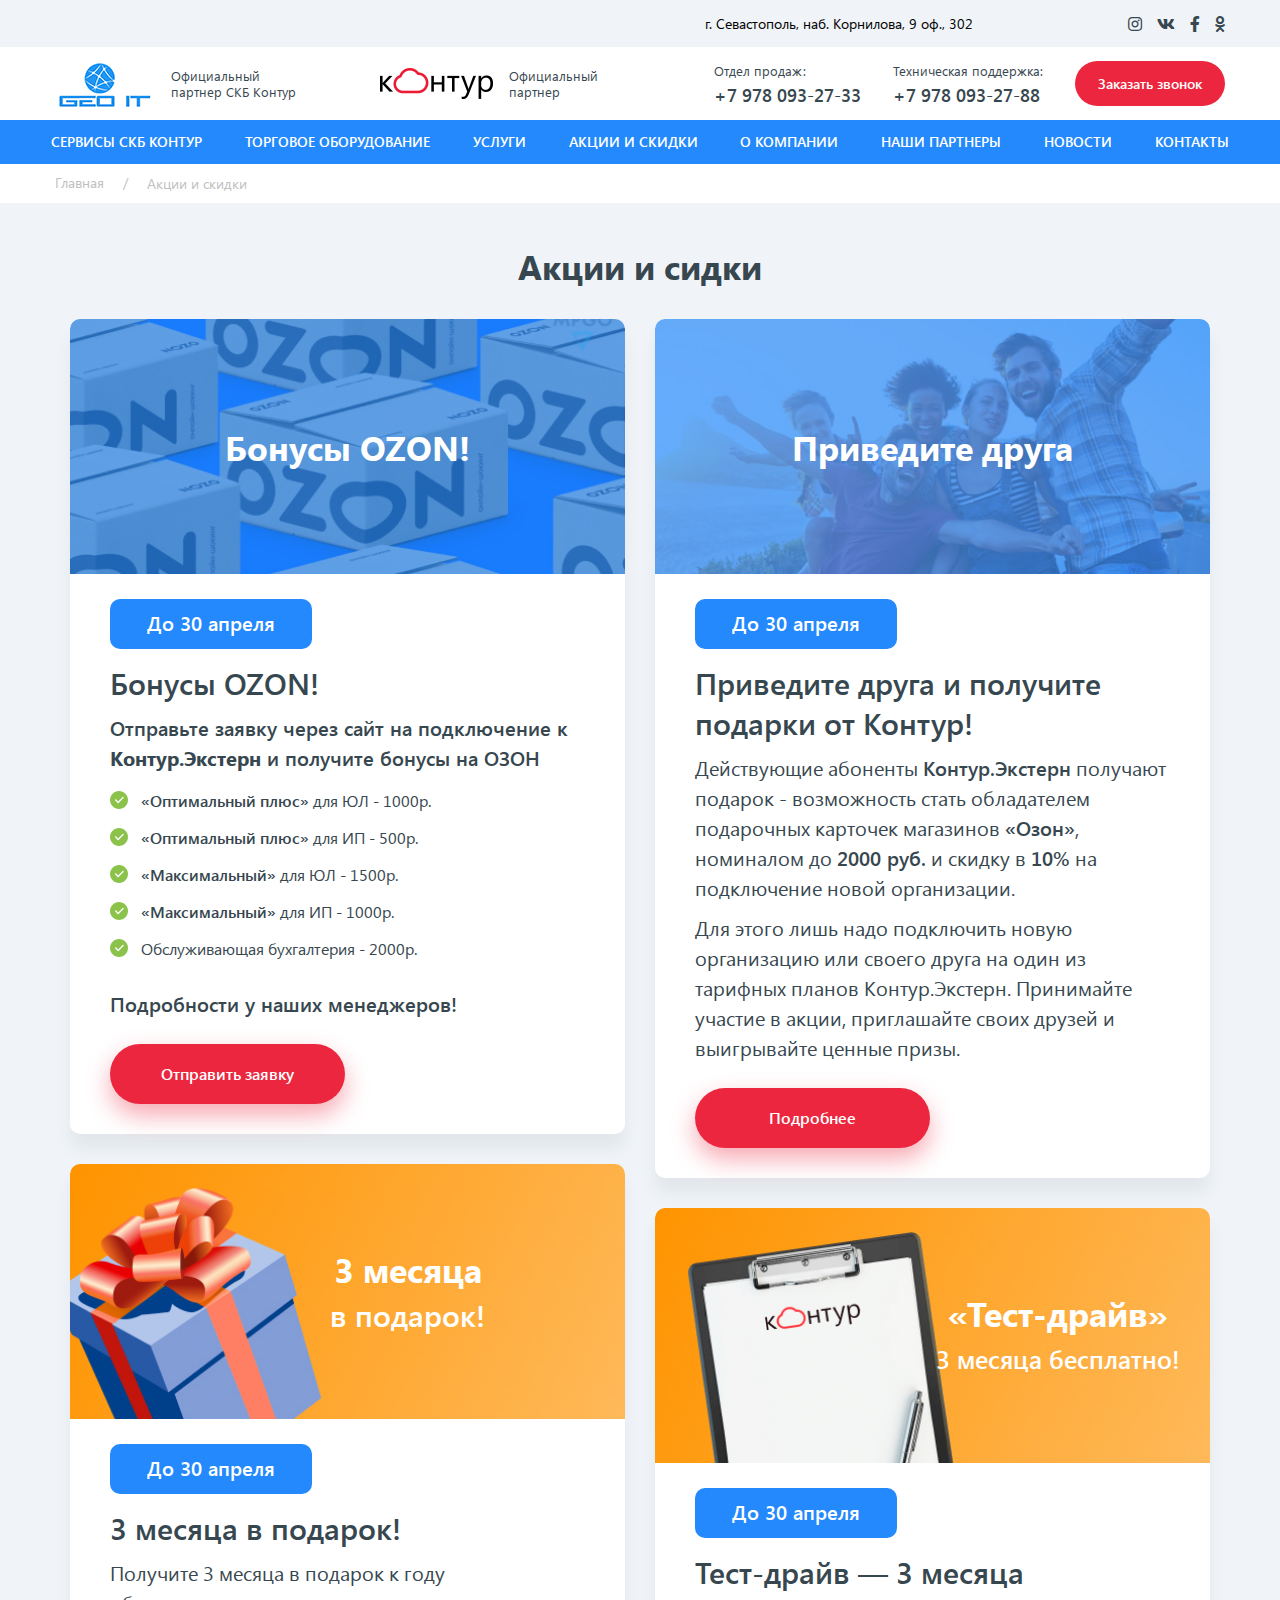
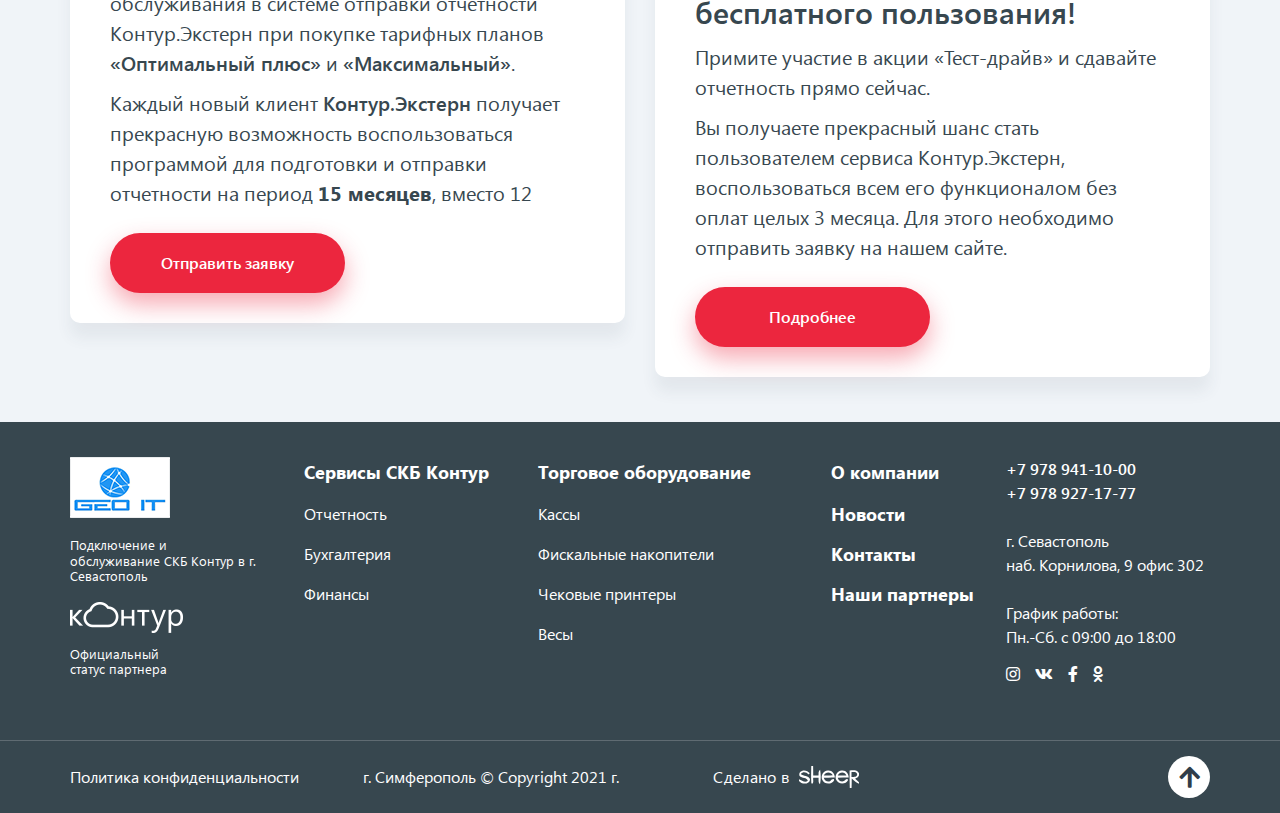
<file: discounts.html>
<!DOCTYPE html>
<!--[if lt IE 7]><html lang="ru" class="lt-ie9 lt-ie8 lt-ie7"><![endif]-->
<!--[if IE 7]><html lang="ru" class="lt-ie9 lt-ie8"><![endif]-->
<!--[if IE 8]><html lang="ru" class="lt-ie9"><![endif]-->
<!--[if gt IE 8]><!-->
<html lang="ru">
<!--<![endif]-->
<head>
	<meta charset="utf-8" />
	<title>Заголовок</title>
	<meta name="description" content="" />
	<meta http-equiv="X-UA-Compatible" content="IE=edge" />
	<meta name="viewport" content="width=device-width, initial-scale=1.0" />
	<link rel="shortcut icon" href="favicon.png" />
	<link rel="stylesheet" href="libs/bootstrap/bootstrap-grid.css" />
	<link rel="stylesheet" href="libs/fontawesome-free-5.12.0-web/css/all.min.css" />
	<link rel="stylesheet" href="libs/fancybox/jquery.fancybox.css" />
	<link rel="stylesheet" href="libs/slick-1.5.9/slick/slick.css" />
	<link rel="stylesheet" href="libs/slick-1.5.9/slick/slick-theme.css" />
	<link rel="stylesheet" href="css/fonts.css" />
	<link rel="stylesheet" href="css/main.css?ver=1.15" />
	<link rel="stylesheet" href="css/media.css?ver=1.15" />
</head>
<body>

	<div class="wrapper">

		<header class="header">
			<div class="header-top">
				<div class="container container_big">
					<div class="header-top__wrap">
						<div class="header__location">г. Севастополь, наб. Корнилова, 9 оф., 302</div>
						<ul class="list-social">
							<li><a href="#"><i class="fab fa-instagram"></i></a></li>
							<li><a href="#"><i class="fab fa-vk"></i></a></li>
							<li><a href="#"><i class="fab fa-facebook-f"></i></a></li>
							<li><a href="#"><i class="fab fa-odnoklassniki"></i></a></li>
						</ul>
					</div>
				</div>
			</div>
			<div class="header-middle">
				<div class="container container_big">
					<div class="header-middle__wrap">
						<div class="header__left">
							<div class="logo-wrap">
								<a href="#" class="logo">
									<img src="img/logo.png" alt="alt">
								</a>
								<div class="logo-descr">Официальный партнер СКБ Контур</div>
							</div>
							<div class="logo-wrap logo-wrap_partner">
								<a href="#" class="logo">
									<img src="img/logo2.png" alt="alt">
								</a>
								<div class="logo-descr">Официальный <br>партнер</div>
							</div>
						</div>
						<div class="header__right">
							<div class="item-contact">
								<p>Отдел продаж:</p>
								<a href="tel:+79780932733">+7 978 093-27-33</a>
							</div>
							<div class="item-contact">
								<p>Техническая поддержка:</p>
								<a href="tel:+79780932788">+7 978 093-27-88</a>
							</div>
							<a href="#callback" class="btn-main btn-main_simple fancybox">Заказать звонок</a>
							<a href="tel:+83462550086" class="phone-mob"><i class="fas fa-phone-alt"></i></a>
							<span class="btn_nav">
								<span class='sandwich'>
									<span class='sw-topper'></span>
									<span class='sw-bottom'></span>
									<span class='sw-footer'></span>
								</span>
							</span>
						</div>
					</div>
				</div>
			</div>
			<div class="header-bottom">
				<div class="container container_big">
					<ul class="menu">
						<li>
							<a href="#">Сервисы СКБ Контур</a>
							<div class="menu-dropdown">
								<div class="row">
									<div class="col-lg-3">
										<div class="menu-dropdown__title">Бухгалтерия и отчетность</div>
										<ul>
											<li><a href="#">Контур.Бухгалтерия</a></li>
											<li><a href="#">Контур.Эльба</a></li>
											<li><a href="#">Контур.Экстерн</a></li>
											<li><a href="#">Контур.Норматив</a></li>
											<li><a href="#">Контур.НДС +</a></li>
											<li><a href="#">Контур.ФМС</a></li>
											<li><a href="#">Контур.Алкодекларация</a></li>
										</ul>
									</div>
									<div class="col-lg-3">
										<div class="menu-dropdown__title">Электорные торги и закупки</div>
										<ul>
											<li><a href="#">Контур.Закупки</a></li>
											<li><a href="#">Контур.Спектр</a></li>
											<li><a href="#">Удостоверяющий центр</a></li>
											<li><a href="#">Контур.Сопровождение торгов</a></li>
											<li><a href="#">Контур.Снаб</a></li>
										</ul>
									</div>
									<div class="col-lg-3">
										<div class="menu-dropdown__title">Торговля</div>
										<ul>
											<li><a href="#">Контур.Маркет</a></li>
											<li><a href="#">Контур.ОФД</a></li>
											<li><a href="#">Контур.Маркировка</a></li>
											<li><a href="#">Контур.Фокус</a></li>
											<li><a href="#">Контур.Отель</a></li>
										</ul>
									</div>
									<div class="col-lg-3">
										<div class="menu-dropdown__title">Проверка контрагентов и финансовый анализ</div>
										<ul>
											<li><a href="#">Контур.Фокус</a></li>
											<li><a href="#">Контур.Призма</a></li>
										</ul>
									</div>
								</div>
							</div>
						</li>
						<li>
							<a href="#">Торговое оборудование</a>
							<div class="menu-dropdown">
								<ul>
									<li><a href="#">Фискальные принтеры</a></li>
									<li><a href="#">Планшеты и моноблоки</a></li>
									<li><a href="#">Автономные кассы</a></li>
									<li><a href="#">Сканеры и ТСД</a></li>
									<li><a href="#">Весы и прочее оборудование</a></li>
									<li><a href="#">Запчасти и комплектующие</a></li>
								</ul>
							</div>
						</li>
						<li>
							<a href="#">Услуги</a>
							<div class="menu-dropdown">
								<div class="row">
									<div class="col-lg-4">
										<div class="menu-dropdown__title">Технические</div>
										<ul>
											<li><a href="#">Регистрация и перерегистрация контрольно-кассовой техники</a></li>
											<li><a href="#">Прошивка контрольно-кассовой техники</a></li>
											<li><a href="#">Обслуживание и ремонт контрольно-кассовой техники</a></li>
											<li><a href="#">Обслуживание и настройка рабочих станций</a></li>
										</ul>
									</div>
									<div class="col-lg-4">
										<div class="menu-dropdown__title">Услуги по изготовлению печатей и штампов</div>
										<ul>
											<li><a href="#">Изготовление макета</a></li>
											<li><a href="#">Замена оснастки и заправка печатей</a></li>
											<li><a href="#">Изготовление карманных и ручных печатей</a></li>
											<li><a href="#">Продажа аксессуаров и красок для печатей и штампов</a></li>
										</ul>
									</div>
									<div class="col-lg-4">
										<div class="menu-dropdown__title">Услуги для бизнеса и торговли</div>
										<ul>
											<li><a href="#">Изготовление электро-цифровых подписей</a></li>
											<li><a href="#">Помощь в подборе ККТ и торгового оборудования</a></li>
											<li><a href="#">Регистрация в системе маркировки ЧЕСТНЫЙ ЗНАК</a></li>
											<li><a href="#">Услуга маркировки остатков с печатью этикеток </a></li>
											<li><a href="#">Обучение работе в системе маркировки</a></li>
											<li><a href="#">Обучение кассиров</a></li>
										</ul>
									</div>
								</div>
							</div>
						</li>
						<li><a href="#">Акции и скидки</a></li>
						<li><a href="#">О компании</a></li>
						<li><a href="#">Наши партнеры</a></li>
						<li><a href="#">Новости</a></li>
						<li><a href="#">Контакты</a></li>
					</ul>
				</div>
			</div>
		</header> 

		<div class="top-section">
			<div class="container container_big">
				<ul class="breadcumbs">
					<li><a href="#">Главная</a><span>/</span></li>
					<li> Акции и скидки</li>
				</ul>
			</div>
		</div>

		<div class="discounts">
			<div class="container">
				<div class="title-big">Акции и сидки</div>
				<div class="row">
					<div class="col-lg-6">
						<div class="item-discount">
							<div class="item-discount__head ibg">
								<img src="img/discount1.jpg" alt="alt">
								<div class="title-big">Бонусы OZON!</div>
							</div>
							<div class="item-discount__content">
								<div class="item-discount__date">До 30 апреля</div>
								<br>
								<a href="#" class="title-section">Бонусы OZON!</a>
								<p><strong>Отправьте заявку через сайт на подключение к <b>Контур.Экстерн</b> и получите бонусы на ОЗОН</strong></p>
								<ul>
									<li><strong>«Оптимальный плюс»</strong> для ЮЛ - 1000р.</li>
									<li><strong>«Оптимальный плюс»</strong> для ИП - 500р.</li>
									<li><strong>«Максимальный»</strong> для ЮЛ - 1500р.</li>
									<li><strong>«Максимальный»</strong> для ИП - 1000р.</li>
									<li>Обслуживающая бухгалтерия - 2000р.</li>
								</ul>
								<p><strong>Подробности у наших менеджеров!</strong></p>
								<a href="#" class="btn-main">Отправить заявку</a>
							</div>
						</div>
						<div class="item-discount item-discount_3">
							<div class="item-discount__head ibg">
								<img src="img/discount3.jpg" alt="alt">
								<div class="title-big">3 месяца <span>в подарок!</span></div>
							</div>
							<div class="item-discount__content">
								<div class="item-discount__date">До 30 апреля</div>
								<br>
								<a href="#" class="title-section">3 месяца в подарок!</a>
								<p>Получите 3 месяца в подарок к году обслуживания в системе отправки отчетности Контур.Экстерн при покупке тарифных планов <strong>«Оптимальный плюс»</strong> и <strong>«Максимальный»</strong>.</p>
								<p>Каждый новый клиент <strong>Контур.Экстерн</strong> получает прекрасную возможность воспользоваться программой для подготовки и отправки отчетности на период <b>15 месяцев</b>, вместо 12</p>
								<a href="#" class="btn-main">Отправить заявку</a>
							</div>
						</div>
					</div>
					<div class="col-lg-6">
						<div class="item-discount">
							<div class="item-discount__head ibg">
								<img src="img/discount2.jpg" alt="alt">
								<div class="title-big">Приведите друга</div> 
							</div>
							<div class="item-discount__content">
								<div class="item-discount__date">До 30 апреля</div>
								<br>
								<a href="#" class="title-section">Приведите друга и получите подарки от Контур!</a>
								<p>Действующие абоненты <strong>Контур.Экстерн</strong> получают подарок - возможность стать обладателем подарочных карточек магазинов <strong>«Озон»</strong>, номиналом до <strong>2000 руб.</strong> и скидку в <strong>10%</strong> на подключение новой организации.</p>
								<p>Для этого лишь надо подключить новую организацию или своего друга на один из тарифных планов Контур.Экстерн. Принимайте участие в акции, приглашайте своих друзей и выигрывайте ценные призы.</p>
								<a href="#" class="btn-main">Подробнее</a>
							</div>
						</div>
						<div class="item-discount item-discount_4">
							<div class="item-discount__head ibg">
								<img src="img/discount4.jpg" alt="alt">
								<div class="title-big">«Тест-драйв» <span>3 месяца бесплатно!</span></div>
							</div>
							<div class="item-discount__content">
								<div class="item-discount__date">До 30 апреля</div>
								<br>
								<a href="#" class="title-section">Тест-драйв — 3 месяца бесплатного пользования!</a>
								<p>Примите участие в акции «Тест-драйв» и сдавайте отчетность прямо сейчас.</p>
								<p>Вы получаете прекрасный шанс стать пользователем сервиса <span>Контур.Экстерн</span>, воспользоваться всем его функционалом без оплат целых 3 месяца. Для этого необходимо отправить заявку на нашем сайте.</p>
								<a href="#" class="btn-main">Подробнее</a>
							</div>
						</div>
					</div>
				</div>
			</div>
		</div>

		<footer class="footer">
			<div class="container">
				<div class="footer__wrap">
					<div class="footer__col">
						<a href="#" class="logo">
							<img src="img/logo.png" alt="alt">
						</a>
						<div class="logo-descr">Подключение и обслуживание СКБ Контур в г. Севастополь</div>
						<a href="#" class="logo logo_partner">
							<img src="img/logo3.png" alt="alt">
						</a>
						<div class="logo-descr logo-descr_partner">Официальный статус партнера</div>
					</div>
					<div class="footer__col">
						<div class="footer__title">Сервисы СКБ Контур <i class="far fa-plus"></i></div>
						<div class="footer__content">
							<ul class="footer__list">
								<li><a href="#">Отчетность</a></li>
								<li><a href="#">Бухгалтерия</a></li>
								<li><a href="#">Финансы</a></li>
							</ul>
						</div>
					</div>
					<div class="footer__col footer__col_big">
						<div class="footer__title">Торговое оборудование <i class="far fa-plus"></i></div>
						<div class="footer__content">
							<ul class="footer__list">
								<li><a href="#">Кассы</a></li>
								<li><a href="#">Фискальные накопители</a></li>
								<li><a href="#">Чековые принтеры</a></li>
								<li><a href="#">Весы</a></li>
							</ul>
						</div>
					</div>
					<div class="footer__col footer__col_min">
						<div class="footer__title">О компании <i class="far fa-plus"></i></div>
						<div class="footer__content">
							<ul class="footer__list footer__list_big">
								<li><a href="#">Новости</a></li>
								<li><a href="#">Контакты</a></li>
								<li><a href="#">Наши партнеры</a></li>
							</ul>
						</div>
					</div>
					<div class="footer__col footer__col_last">
						<div class="footer__title footer__title_mob">Контакты <i class="far fa-plus"></i></div>
						<div class="footer__content">
							<p><a href="tel:+79789411000">+7 978 941-10-00</a></p>
							<p><a href="tel:+79789271777">+7 978 927-17-77</a></p>
							<br>
							<p>г. Севастополь </p>
							<p>наб. Корнилова, 9 офис 302</p>
							<br>
							<p>График работы: </p>
							<p>Пн.-Сб. с 09:00 до 18:00</p>
							<ul class="list-social">
								<li><a href="#"><i class="fab fa-instagram"></i></a></li>
								<li><a href="#"><i class="fab fa-vk"></i></a></li>
								<li><a href="#"><i class="fab fa-facebook-f"></i></a></li>
								<li><a href="#"><i class="fab fa-odnoklassniki"></i></a></li>
							</ul>
						</div>
					</div>
				</div> 
			</div>
			<div class="footer__bottom">
				<div class="container">
					<div class="row align-items-center">
						<div class="col-lg-3 col-md-6">
							<a href="#">Политика конфиденциальности</a>
						</div>
						<div class="col-lg-3 col-md-6">
							<p>г. Симферополь © Copyright  2021 г.</p>
						</div>
						<div class="col-lg-3 col-md-6">
							<div class="create">Сделано в <img src="img/copy.svg" alt="alt"></div>
						</div>
						<div class="col-lg-3 align_right col-md-6">
							<a href="#" class="btn_top"><i class="fa fa-arrow-up"></i></a>
						</div>
					</div>
				</div>
			</div>
		</footer>
		
	</div>

	<div id="callback" class="modal-block">
		<div class="modal-wrap">
			<div class="block-form">
				<form>
					<div class="title-form">Заполните форму</div>
					<div class="descr-form">Наш менеджер свяжется с вами в течение 10 минут</div>
					<div class="item-form">
						<input type="text" placeholder="Имя" required="required">
					</div>
					<div class="item-form">
						<input type="text" placeholder="+7 (___) ___-__-__" class="input-phone" required="required">
					</div>
					<button class="btn-main" type="submit">Отправить</button>
					<div class="agree-form">Нажимая на кнопку, вы даете согласие на обработку персональных данных и соглашаетесь с Пользовательским соглашением</div>
				</form>
			</div>
		</div>
	</div>

	<!--[if lt IE 9]>
	<script src="libs/html5shiv/es5-shim.min.js"></script>
	<script src="libs/html5shiv/html5shiv.min.js"></script>
	<script src="libs/html5shiv/html5shiv-printshiv.min.js"></script>
	<script src="libs/respond/respond.min.js"></script>
<![endif]-->
<script src="libs/jquery/jquery-1.11.1.min.js"></script>
<script src="libs/jquery-mousewheel/jquery.mousewheel.min.js"></script>
<script src="libs/fancybox/jquery.fancybox.pack.js"></script>
<script src="libs/slick-1.5.9/slick/slick.min.js"></script>
<script src="libs/scroll2id/PageScroll2id.min.js"></script>
<script src="libs/mask/jquery.maskedinput.js"></script>
<script src="libs/jQueryFormStyler-master/jquery.formstyler.min.js"></script>
<script src="js/common.js?ver=1.15"></script>
<!-- Yandex.Metrika counter --><!-- /Yandex.Metrika counter -->
<!-- Google Analytics counter --><!-- /Google Analytics counter -->
</body>
</html>
</file>
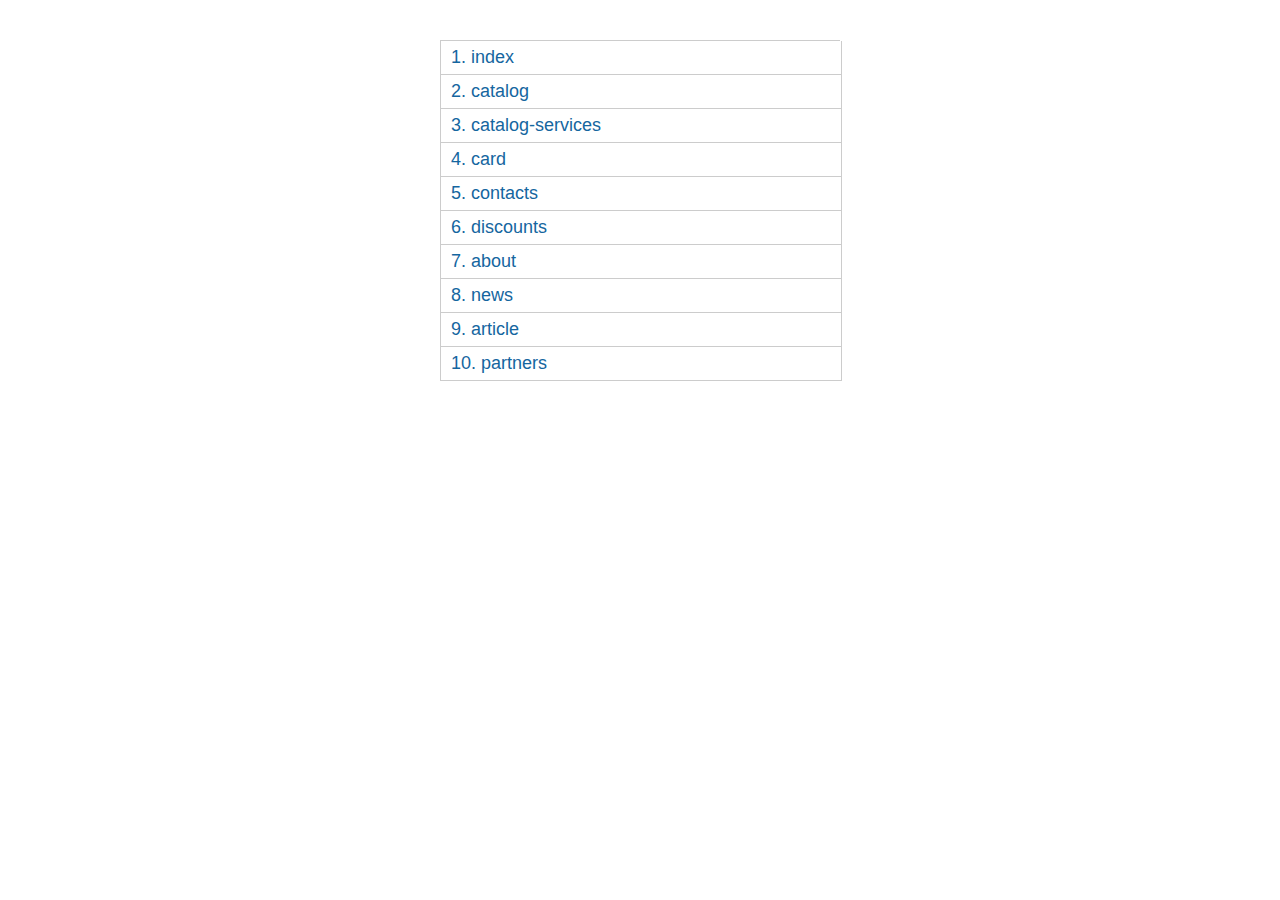
<file: map.html>
<!DOCTYPE html>
<!--[if lt IE 7]><html lang="ru" class="lt-ie9 lt-ie8 lt-ie7"><![endif]-->
<!--[if IE 7]><html lang="ru" class="lt-ie9 lt-ie8"><![endif]-->
<!--[if IE 8]><html lang="ru" class="lt-ie9"><![endif]-->
<!--[if gt IE 8]><!-->
<html lang="ru">
<!--<![endif]-->
<head>
	<meta charset="utf-8" />
	<title>Заголовок</title>
	<meta name="description" content="" />
	<meta http-equiv="X-UA-Compatible" content="IE=edge" />
	<meta name="viewport" content="width=device-width, initial-scale=1.0" />
</head>
<body>

	<div class="wrapper">
		<div class="count_pages">
			<ul> 
				<li><a href="index.html" target="_blanck">index</a></li>
				<li><a href="catalog.html" target="_blanck">catalog</a></li>
				<li><a href="catalog-services.html" target="_blanck">catalog-services</a></li>
				<li><a href="card.html" target="_blanck">card</a></li>
				<li><a href="contacts.html" target="_blanck">contacts</a></li>
				<li><a href="discounts.html" target="_blanck">discounts</a></li>
				<li><a href="about.html" target="_blanck">about</a></li>
				<li><a href="news.html" target="_blanck">news</a></li>
				<li><a href="article.html" target="_blanck">article</a></li>
				<li><a href="partners.html" target="_blanck">partners</a></li>
			</ul>
		</div> 
	</div>

	<style>
		.count_pages a:before {
			counter-increment: list1;
			content: counter(list1) ". ";
		}
		.count_pages li {
			list-style: none;
			margin-bottom: 0px;
			border: 1px solid #ccc;
			border-top: none;
			width: 100%;
		}
		.count_pages {
			margin: 0;
			width: 400px;
			margin: auto;
			font-family: sans-serif;
			margin-top: 40px;
			max-width: 100%;
			border-top: 1px solid #ccc;
			counter-reset: list1;
			margin-bottom: 40px;
		}
		.count_pages ul {
			margin: 0;
			padding: 0;
		}
		.count_pages a {
			font-size: 18px;
			color: #15669F;
			text-decoration: none;
			display: block;
			padding: 6px 10px;
		}
	</style>
</body>
</html>
</file>
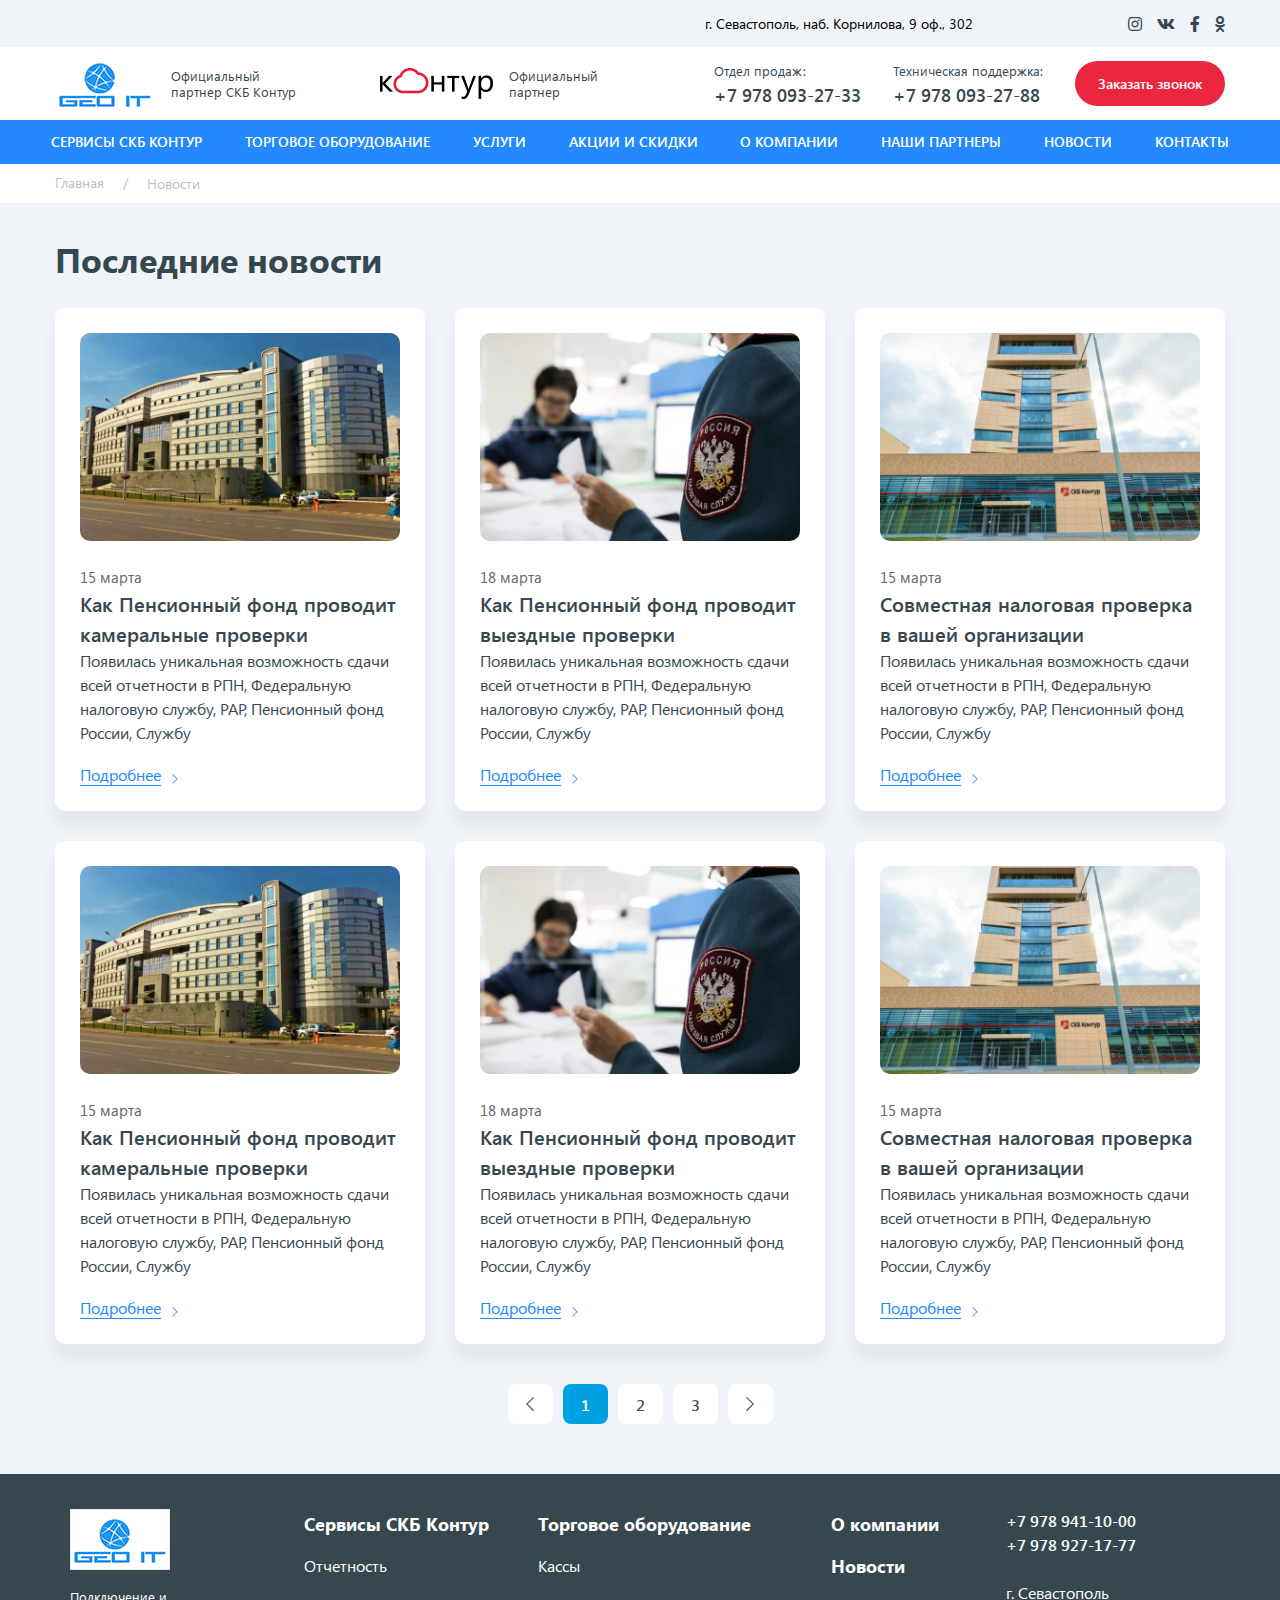
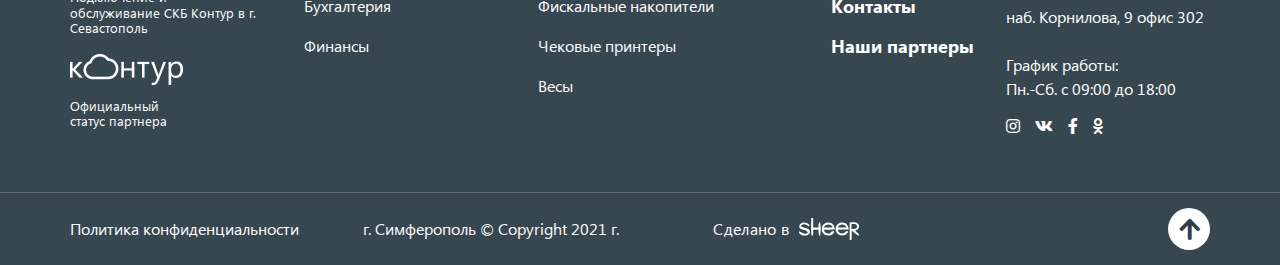
<file: news.html>
<!DOCTYPE html>
<!--[if lt IE 7]><html lang="ru" class="lt-ie9 lt-ie8 lt-ie7"><![endif]-->
<!--[if IE 7]><html lang="ru" class="lt-ie9 lt-ie8"><![endif]-->
<!--[if IE 8]><html lang="ru" class="lt-ie9"><![endif]-->
<!--[if gt IE 8]><!-->
<html lang="ru">
<!--<![endif]-->
<head>
	<meta charset="utf-8" />
	<title>Заголовок</title>
	<meta name="description" content="" />
	<meta http-equiv="X-UA-Compatible" content="IE=edge" />
	<meta name="viewport" content="width=device-width, initial-scale=1.0" />
	<link rel="shortcut icon" href="favicon.png" />
	<link rel="stylesheet" href="libs/bootstrap/bootstrap-grid.css" />
	<link rel="stylesheet" href="libs/fontawesome-free-5.12.0-web/css/all.min.css" />
	<link rel="stylesheet" href="libs/fancybox/jquery.fancybox.css" />
	<link rel="stylesheet" href="libs/slick-1.5.9/slick/slick.css" />
	<link rel="stylesheet" href="libs/slick-1.5.9/slick/slick-theme.css" />
	<link rel="stylesheet" href="css/fonts.css" />
	<link rel="stylesheet" href="css/main.css?ver=1.15" />
	<link rel="stylesheet" href="css/media.css?ver=1.15" />
</head>
<body>

	<div class="wrapper">

		<header class="header">
			<div class="header-top">
				<div class="container container_big">
					<div class="header-top__wrap">
						<div class="header__location">г. Севастополь, наб. Корнилова, 9 оф., 302</div>
						<ul class="list-social">
							<li><a href="#"><i class="fab fa-instagram"></i></a></li>
							<li><a href="#"><i class="fab fa-vk"></i></a></li>
							<li><a href="#"><i class="fab fa-facebook-f"></i></a></li>
							<li><a href="#"><i class="fab fa-odnoklassniki"></i></a></li>
						</ul>
					</div>
				</div>
			</div>
			<div class="header-middle">
				<div class="container container_big">
					<div class="header-middle__wrap">
						<div class="header__left">
							<div class="logo-wrap">
								<a href="#" class="logo">
									<img src="img/logo.png" alt="alt">
								</a>
								<div class="logo-descr">Официальный партнер СКБ Контур</div>
							</div>
							<div class="logo-wrap logo-wrap_partner">
								<a href="#" class="logo">
									<img src="img/logo2.png" alt="alt">
								</a>
								<div class="logo-descr">Официальный <br>партнер</div>
							</div>
						</div>
						<div class="header__right">
							<div class="item-contact">
								<p>Отдел продаж:</p>
								<a href="tel:+79780932733">+7 978 093-27-33</a>
							</div>
							<div class="item-contact">
								<p>Техническая поддержка:</p>
								<a href="tel:+79780932788">+7 978 093-27-88</a>
							</div>
							<a href="#callback" class="btn-main btn-main_simple fancybox">Заказать звонок</a>
							<a href="tel:+83462550086" class="phone-mob"><i class="fas fa-phone-alt"></i></a>
							<span class="btn_nav">
								<span class='sandwich'>
									<span class='sw-topper'></span>
									<span class='sw-bottom'></span>
									<span class='sw-footer'></span>
								</span>
							</span>
						</div>
					</div>
				</div>
			</div>
			<div class="header-bottom">
				<div class="container container_big">
					<ul class="menu">
						<li>
							<a href="#">Сервисы СКБ Контур</a>
							<div class="menu-dropdown">
								<div class="row">
									<div class="col-lg-3">
										<div class="menu-dropdown__title">Бухгалтерия и отчетность</div>
										<ul>
											<li><a href="#">Контур.Бухгалтерия</a></li>
											<li><a href="#">Контур.Эльба</a></li>
											<li><a href="#">Контур.Экстерн</a></li>
											<li><a href="#">Контур.Норматив</a></li>
											<li><a href="#">Контур.НДС +</a></li>
											<li><a href="#">Контур.ФМС</a></li>
											<li><a href="#">Контур.Алкодекларация</a></li>
										</ul>
									</div>
									<div class="col-lg-3">
										<div class="menu-dropdown__title">Электорные торги и закупки</div>
										<ul>
											<li><a href="#">Контур.Закупки</a></li>
											<li><a href="#">Контур.Спектр</a></li>
											<li><a href="#">Удостоверяющий центр</a></li>
											<li><a href="#">Контур.Сопровождение торгов</a></li>
											<li><a href="#">Контур.Снаб</a></li>
										</ul>
									</div>
									<div class="col-lg-3">
										<div class="menu-dropdown__title">Торговля</div>
										<ul>
											<li><a href="#">Контур.Маркет</a></li>
											<li><a href="#">Контур.ОФД</a></li>
											<li><a href="#">Контур.Маркировка</a></li>
											<li><a href="#">Контур.Фокус</a></li>
											<li><a href="#">Контур.Отель</a></li>
										</ul>
									</div>
									<div class="col-lg-3">
										<div class="menu-dropdown__title">Проверка контрагентов и финансовый анализ</div>
										<ul>
											<li><a href="#">Контур.Фокус</a></li>
											<li><a href="#">Контур.Призма</a></li>
										</ul>
									</div>
								</div>
							</div>
						</li>
						<li>
							<a href="#">Торговое оборудование</a>
							<div class="menu-dropdown">
								<ul>
									<li><a href="#">Фискальные принтеры</a></li>
									<li><a href="#">Планшеты и моноблоки</a></li>
									<li><a href="#">Автономные кассы</a></li>
									<li><a href="#">Сканеры и ТСД</a></li>
									<li><a href="#">Весы и прочее оборудование</a></li>
									<li><a href="#">Запчасти и комплектующие</a></li>
								</ul>
							</div>
						</li>
						<li>
							<a href="#">Услуги</a>
							<div class="menu-dropdown">
								<div class="row">
									<div class="col-lg-4">
										<div class="menu-dropdown__title">Технические</div>
										<ul>
											<li><a href="#">Регистрация и перерегистрация контрольно-кассовой техники</a></li>
											<li><a href="#">Прошивка контрольно-кассовой техники</a></li>
											<li><a href="#">Обслуживание и ремонт контрольно-кассовой техники</a></li>
											<li><a href="#">Обслуживание и настройка рабочих станций</a></li>
										</ul>
									</div>
									<div class="col-lg-4">
										<div class="menu-dropdown__title">Услуги по изготовлению печатей и штампов</div>
										<ul>
											<li><a href="#">Изготовление макета</a></li>
											<li><a href="#">Замена оснастки и заправка печатей</a></li>
											<li><a href="#">Изготовление карманных и ручных печатей</a></li>
											<li><a href="#">Продажа аксессуаров и красок для печатей и штампов</a></li>
										</ul>
									</div>
									<div class="col-lg-4">
										<div class="menu-dropdown__title">Услуги для бизнеса и торговли</div>
										<ul>
											<li><a href="#">Изготовление электро-цифровых подписей</a></li>
											<li><a href="#">Помощь в подборе ККТ и торгового оборудования</a></li>
											<li><a href="#">Регистрация в системе маркировки ЧЕСТНЫЙ ЗНАК</a></li>
											<li><a href="#">Услуга маркировки остатков с печатью этикеток </a></li>
											<li><a href="#">Обучение работе в системе маркировки</a></li>
											<li><a href="#">Обучение кассиров</a></li>
										</ul>
									</div>
								</div>
							</div>
						</li>
						<li><a href="#">Акции и скидки</a></li>
						<li><a href="#">О компании</a></li>
						<li><a href="#">Наши партнеры</a></li>
						<li><a href="#">Новости</a></li>
						<li><a href="#">Контакты</a></li>
					</ul>
				</div>
			</div>
		</header> 

		<div class="top-section">
			<div class="container container_big">
				<ul class="breadcumbs">
					<li><a href="#">Главная</a><span>/</span></li>
					<li>Новости</li>
				</ul>
			</div>
		</div>

		<div class="news-page">
			<div class="container container_big">
				<div class="title-big">Последние новости</div>
				<div class="row row_articles">
					<div class="col-lg-4 col-md-6">
						<div class="item-article">
							<div class="item-article__image">
								<img src="img/article1.jpg" alt="alt">
							</div>
							<div class="item-article__date">15 марта</div>
							<div>
								<a href="#" class="item-article__name">Как Пенсионный фонд проводит камеральные проверки</a>
							</div>
							<div class="item-article__text">Появилась уникальная возможность сдачи всей отчетности в РПН, Федеральную налоговую службу, РАР, Пенсионный фонд России, Службу</div>
							<a href="#" class="link-main">Подробнее <i class="fal fa-chevron-right"></i></a>
						</div>
					</div>
					<div class="col-lg-4 col-md-6">
						<div class="item-article">
							<div class="item-article__image">
								<img src="img/article2.jpg" alt="alt">
							</div>
							<div class="item-article__date">18 марта</div>
							<div>
								<a href="#" class="item-article__name">Как Пенсионный фонд проводит выездные проверки</a>
							</div>
							<div class="item-article__text">Появилась уникальная возможность сдачи всей отчетности в РПН, Федеральную налоговую службу, РАР, Пенсионный фонд России, Службу</div>
							<a href="#" class="link-main">Подробнее <i class="fal fa-chevron-right"></i></a>
						</div>
					</div>
					<div class="col-lg-4 col-md-6">
						<div class="item-article">
							<div class="item-article__image">
								<img src="img/article3.jpg" alt="alt">
							</div>
							<div class="item-article__date">15 марта</div>
							<div>
								<a href="#" class="item-article__name">Совместная налоговая проверка в вашей организации</a>
							</div>
							<div class="item-article__text">Появилась уникальная возможность сдачи всей отчетности в РПН, Федеральную налоговую службу, РАР, Пенсионный фонд России, Службу</div>
							<a href="#" class="link-main">Подробнее <i class="fal fa-chevron-right"></i></a>
						</div>
					</div>
					<div class="col-lg-4 col-md-6">
						<div class="item-article">
							<div class="item-article__image">
								<img src="img/article1.jpg" alt="alt">
							</div>
							<div class="item-article__date">15 марта</div>
							<div>
								<a href="#" class="item-article__name">Как Пенсионный фонд проводит камеральные проверки</a>
							</div>
							<div class="item-article__text">Появилась уникальная возможность сдачи всей отчетности в РПН, Федеральную налоговую службу, РАР, Пенсионный фонд России, Службу</div>
							<a href="#" class="link-main">Подробнее <i class="fal fa-chevron-right"></i></a>
						</div>
					</div>
					<div class="col-lg-4 col-md-6">
						<div class="item-article">
							<div class="item-article__image">
								<img src="img/article2.jpg" alt="alt">
							</div>
							<div class="item-article__date">18 марта</div>
							<div>
								<a href="#" class="item-article__name">Как Пенсионный фонд проводит выездные проверки</a>
							</div>
							<div class="item-article__text">Появилась уникальная возможность сдачи всей отчетности в РПН, Федеральную налоговую службу, РАР, Пенсионный фонд России, Службу</div>
							<a href="#" class="link-main">Подробнее <i class="fal fa-chevron-right"></i></a>
						</div>
					</div>
					<div class="col-lg-4 col-md-6">
						<div class="item-article">
							<div class="item-article__image">
								<img src="img/article3.jpg" alt="alt">
							</div>
							<div class="item-article__date">15 марта</div>
							<div>
								<a href="#" class="item-article__name">Совместная налоговая проверка в вашей организации</a>
							</div>
							<div class="item-article__text">Появилась уникальная возможность сдачи всей отчетности в РПН, Федеральную налоговую службу, РАР, Пенсионный фонд России, Службу</div>
							<a href="#" class="link-main">Подробнее <i class="fal fa-chevron-right"></i></a>
						</div>
					</div>
				</div>
				<div class="pager">
					<a class="prev page-numbers disabled" href="#"><i class="fal fa-chevron-left"></i></a> 
					<span aria-current="page" class="page-numbers current" href="#">1</span> 
					<a class="page-numbers" href="#">2</a> 
					<a class="page-numbers" href="#">3</a> 
					<a class="next page-numbers" href="#"><i class="fal fa-chevron-right"></i></a>
				</div>
			</div>
		</div>

		<footer class="footer">
			<div class="container">
				<div class="footer__wrap">
					<div class="footer__col">
						<a href="#" class="logo">
							<img src="img/logo.png" alt="alt">
						</a>
						<div class="logo-descr">Подключение и обслуживание СКБ Контур в г. Севастополь</div>
						<a href="#" class="logo logo_partner">
							<img src="img/logo3.png" alt="alt">
						</a>
						<div class="logo-descr logo-descr_partner">Официальный статус партнера</div>
					</div>
					<div class="footer__col">
						<div class="footer__title">Сервисы СКБ Контур <i class="far fa-plus"></i></div>
						<div class="footer__content">
							<ul class="footer__list">
								<li><a href="#">Отчетность</a></li>
								<li><a href="#">Бухгалтерия</a></li>
								<li><a href="#">Финансы</a></li>
							</ul>
						</div>
					</div>
					<div class="footer__col footer__col_big">
						<div class="footer__title">Торговое оборудование <i class="far fa-plus"></i></div>
						<div class="footer__content">
							<ul class="footer__list">
								<li><a href="#">Кассы</a></li>
								<li><a href="#">Фискальные накопители</a></li>
								<li><a href="#">Чековые принтеры</a></li>
								<li><a href="#">Весы</a></li>
							</ul>
						</div>
					</div>
					<div class="footer__col footer__col_min">
						<div class="footer__title">О компании <i class="far fa-plus"></i></div>
						<div class="footer__content">
							<ul class="footer__list footer__list_big">
								<li><a href="#">Новости</a></li>
								<li><a href="#">Контакты</a></li>
								<li><a href="#">Наши партнеры</a></li>
							</ul>
						</div>
					</div>
					<div class="footer__col footer__col_last">
						<div class="footer__title footer__title_mob">Контакты <i class="far fa-plus"></i></div>
						<div class="footer__content">
							<p><a href="tel:+79789411000">+7 978 941-10-00</a></p>
							<p><a href="tel:+79789271777">+7 978 927-17-77</a></p>
							<br>
							<p>г. Севастополь </p>
							<p>наб. Корнилова, 9 офис 302</p>
							<br>
							<p>График работы: </p>
							<p>Пн.-Сб. с 09:00 до 18:00</p>
							<ul class="list-social">
								<li><a href="#"><i class="fab fa-instagram"></i></a></li>
								<li><a href="#"><i class="fab fa-vk"></i></a></li>
								<li><a href="#"><i class="fab fa-facebook-f"></i></a></li>
								<li><a href="#"><i class="fab fa-odnoklassniki"></i></a></li>
							</ul>
						</div>
					</div>
				</div> 
			</div>
			<div class="footer__bottom">
				<div class="container">
					<div class="row align-items-center">
						<div class="col-lg-3 col-md-6">
							<a href="#">Политика конфиденциальности</a>
						</div>
						<div class="col-lg-3 col-md-6">
							<p>г. Симферополь © Copyright  2021 г.</p>
						</div>
						<div class="col-lg-3 col-md-6">
							<div class="create">Сделано в <img src="img/copy.svg" alt="alt"></div>
						</div>
						<div class="col-lg-3 align_right col-md-6">
							<a href="#" class="btn_top"><i class="fa fa-arrow-up"></i></a>
						</div>
					</div>
				</div>
			</div>
		</footer>
		
	</div>

	<div id="callback" class="modal-block">
		<div class="modal-wrap">
			<div class="block-form">
				<form>
					<div class="title-form">Заполните форму</div>
					<div class="descr-form">Наш менеджер свяжется с вами в течение 10 минут</div>
					<div class="item-form">
						<input type="text" placeholder="Имя" required="required">
					</div>
					<div class="item-form">
						<input type="text" placeholder="+7 (___) ___-__-__" class="input-phone" required="required">
					</div>
					<button class="btn-main" type="submit">Отправить</button>
					<div class="agree-form">Нажимая на кнопку, вы даете согласие на обработку персональных данных и соглашаетесь с Пользовательским соглашением</div>
				</form>
			</div>
		</div>
	</div>

	<!--[if lt IE 9]>
	<script src="libs/html5shiv/es5-shim.min.js"></script>
	<script src="libs/html5shiv/html5shiv.min.js"></script>
	<script src="libs/html5shiv/html5shiv-printshiv.min.js"></script>
	<script src="libs/respond/respond.min.js"></script>
<![endif]-->
<script src="libs/jquery/jquery-1.11.1.min.js"></script>
<script src="libs/jquery-mousewheel/jquery.mousewheel.min.js"></script>
<script src="libs/fancybox/jquery.fancybox.pack.js"></script>
<script src="libs/slick-1.5.9/slick/slick.min.js"></script>
<script src="libs/scroll2id/PageScroll2id.min.js"></script>
<script src="libs/mask/jquery.maskedinput.js"></script>
<script src="libs/jQueryFormStyler-master/jquery.formstyler.min.js"></script>
<script src="js/common.js?ver=1.15"></script>
<!-- Yandex.Metrika counter --><!-- /Yandex.Metrika counter -->
<!-- Google Analytics counter --><!-- /Google Analytics counter -->
</body>
</html>
</file>
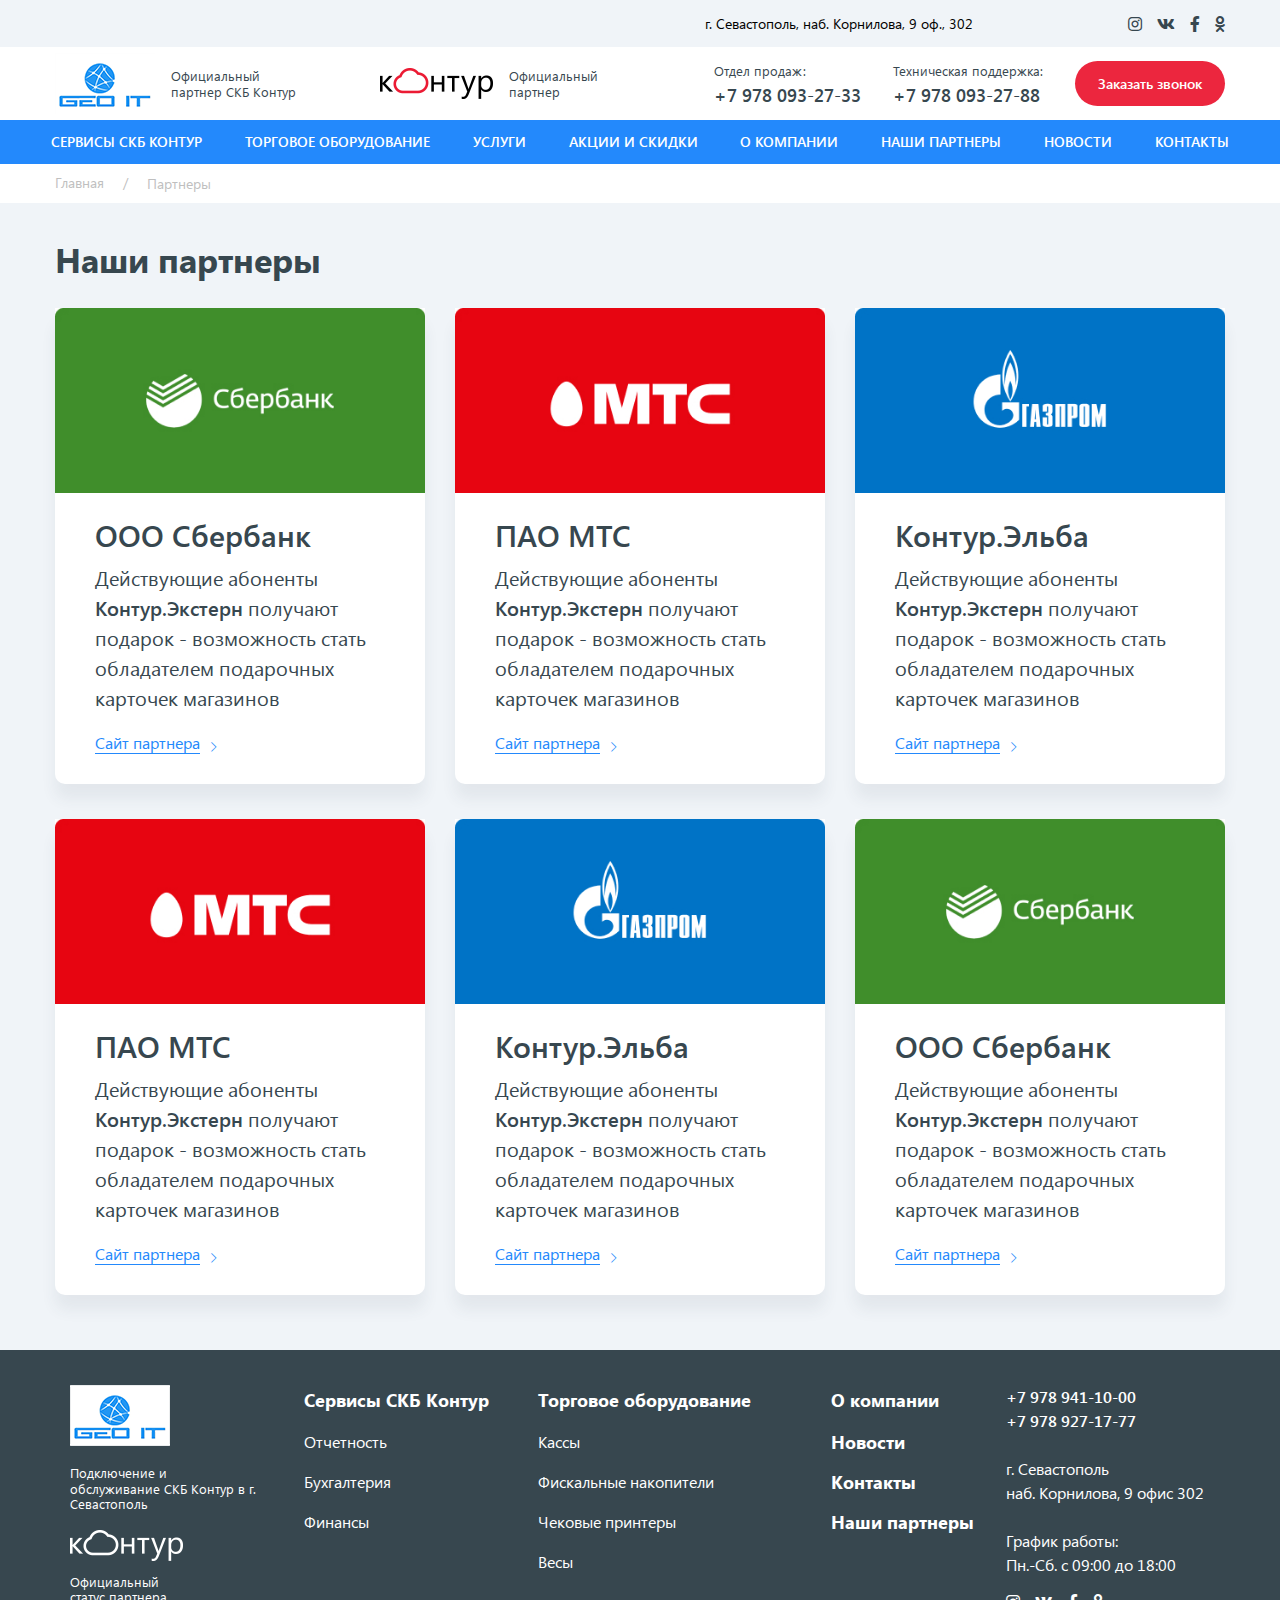
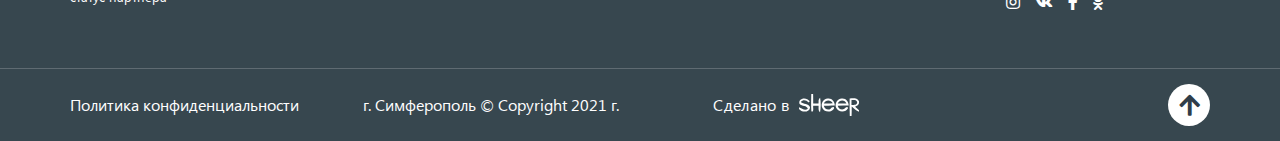
<file: partners.html>
<!DOCTYPE html>
<!--[if lt IE 7]><html lang="ru" class="lt-ie9 lt-ie8 lt-ie7"><![endif]-->
<!--[if IE 7]><html lang="ru" class="lt-ie9 lt-ie8"><![endif]-->
<!--[if IE 8]><html lang="ru" class="lt-ie9"><![endif]-->
<!--[if gt IE 8]><!-->
<html lang="ru">
<!--<![endif]-->
<head>
	<meta charset="utf-8" />
	<title>Заголовок</title>
	<meta name="description" content="" />
	<meta http-equiv="X-UA-Compatible" content="IE=edge" />
	<meta name="viewport" content="width=device-width, initial-scale=1.0" />
	<link rel="shortcut icon" href="favicon.png" />
	<link rel="stylesheet" href="libs/bootstrap/bootstrap-grid.css" />
	<link rel="stylesheet" href="libs/fontawesome-free-5.12.0-web/css/all.min.css" />
	<link rel="stylesheet" href="libs/fancybox/jquery.fancybox.css" />
	<link rel="stylesheet" href="libs/slick-1.5.9/slick/slick.css" />
	<link rel="stylesheet" href="libs/slick-1.5.9/slick/slick-theme.css" />
	<link rel="stylesheet" href="css/fonts.css" />
	<link rel="stylesheet" href="css/main.css?ver=1.15" />
	<link rel="stylesheet" href="css/media.css?ver=1.15" />
</head>
<body>

	<div class="wrapper">

		<header class="header">
			<div class="header-top">
				<div class="container container_big">
					<div class="header-top__wrap">
						<div class="header__location">г. Севастополь, наб. Корнилова, 9 оф., 302</div>
						<ul class="list-social">
							<li><a href="#"><i class="fab fa-instagram"></i></a></li>
							<li><a href="#"><i class="fab fa-vk"></i></a></li>
							<li><a href="#"><i class="fab fa-facebook-f"></i></a></li>
							<li><a href="#"><i class="fab fa-odnoklassniki"></i></a></li>
						</ul>
					</div>
				</div>
			</div>
			<div class="header-middle">
				<div class="container container_big">
					<div class="header-middle__wrap">
						<div class="header__left">
							<div class="logo-wrap">
								<a href="#" class="logo">
									<img src="img/logo.png" alt="alt">
								</a>
								<div class="logo-descr">Официальный партнер СКБ Контур</div>
							</div>
							<div class="logo-wrap logo-wrap_partner">
								<a href="#" class="logo">
									<img src="img/logo2.png" alt="alt">
								</a>
								<div class="logo-descr">Официальный <br>партнер</div>
							</div>
						</div>
						<div class="header__right">
							<div class="item-contact">
								<p>Отдел продаж:</p>
								<a href="tel:+79780932733">+7 978 093-27-33</a>
							</div>
							<div class="item-contact">
								<p>Техническая поддержка:</p>
								<a href="tel:+79780932788">+7 978 093-27-88</a>
							</div>
							<a href="#callback" class="btn-main btn-main_simple fancybox">Заказать звонок</a>
							<a href="tel:+83462550086" class="phone-mob"><i class="fas fa-phone-alt"></i></a>
							<span class="btn_nav">
								<span class='sandwich'>
									<span class='sw-topper'></span>
									<span class='sw-bottom'></span>
									<span class='sw-footer'></span>
								</span>
							</span>
						</div>
					</div>
				</div>
			</div>
			<div class="header-bottom">
				<div class="container container_big">
					<ul class="menu">
						<li>
							<a href="#">Сервисы СКБ Контур</a>
							<div class="menu-dropdown">
								<div class="row">
									<div class="col-lg-3">
										<div class="menu-dropdown__title">Бухгалтерия и отчетность</div>
										<ul>
											<li><a href="#">Контур.Бухгалтерия</a></li>
											<li><a href="#">Контур.Эльба</a></li>
											<li><a href="#">Контур.Экстерн</a></li>
											<li><a href="#">Контур.Норматив</a></li>
											<li><a href="#">Контур.НДС +</a></li>
											<li><a href="#">Контур.ФМС</a></li>
											<li><a href="#">Контур.Алкодекларация</a></li>
										</ul>
									</div>
									<div class="col-lg-3">
										<div class="menu-dropdown__title">Электорные торги и закупки</div>
										<ul>
											<li><a href="#">Контур.Закупки</a></li>
											<li><a href="#">Контур.Спектр</a></li>
											<li><a href="#">Удостоверяющий центр</a></li>
											<li><a href="#">Контур.Сопровождение торгов</a></li>
											<li><a href="#">Контур.Снаб</a></li>
										</ul>
									</div>
									<div class="col-lg-3">
										<div class="menu-dropdown__title">Торговля</div>
										<ul>
											<li><a href="#">Контур.Маркет</a></li>
											<li><a href="#">Контур.ОФД</a></li>
											<li><a href="#">Контур.Маркировка</a></li>
											<li><a href="#">Контур.Фокус</a></li>
											<li><a href="#">Контур.Отель</a></li>
										</ul>
									</div>
									<div class="col-lg-3">
										<div class="menu-dropdown__title">Проверка контрагентов и финансовый анализ</div>
										<ul>
											<li><a href="#">Контур.Фокус</a></li>
											<li><a href="#">Контур.Призма</a></li>
										</ul>
									</div>
								</div>
							</div>
						</li>
						<li>
							<a href="#">Торговое оборудование</a>
							<div class="menu-dropdown">
								<ul>
									<li><a href="#">Фискальные принтеры</a></li>
									<li><a href="#">Планшеты и моноблоки</a></li>
									<li><a href="#">Автономные кассы</a></li>
									<li><a href="#">Сканеры и ТСД</a></li>
									<li><a href="#">Весы и прочее оборудование</a></li>
									<li><a href="#">Запчасти и комплектующие</a></li>
								</ul>
							</div>
						</li>
						<li>
							<a href="#">Услуги</a>
							<div class="menu-dropdown">
								<div class="row">
									<div class="col-lg-4">
										<div class="menu-dropdown__title">Технические</div>
										<ul>
											<li><a href="#">Регистрация и перерегистрация контрольно-кассовой техники</a></li>
											<li><a href="#">Прошивка контрольно-кассовой техники</a></li>
											<li><a href="#">Обслуживание и ремонт контрольно-кассовой техники</a></li>
											<li><a href="#">Обслуживание и настройка рабочих станций</a></li>
										</ul>
									</div>
									<div class="col-lg-4">
										<div class="menu-dropdown__title">Услуги по изготовлению печатей и штампов</div>
										<ul>
											<li><a href="#">Изготовление макета</a></li>
											<li><a href="#">Замена оснастки и заправка печатей</a></li>
											<li><a href="#">Изготовление карманных и ручных печатей</a></li>
											<li><a href="#">Продажа аксессуаров и красок для печатей и штампов</a></li>
										</ul>
									</div>
									<div class="col-lg-4">
										<div class="menu-dropdown__title">Услуги для бизнеса и торговли</div>
										<ul>
											<li><a href="#">Изготовление электро-цифровых подписей</a></li>
											<li><a href="#">Помощь в подборе ККТ и торгового оборудования</a></li>
											<li><a href="#">Регистрация в системе маркировки ЧЕСТНЫЙ ЗНАК</a></li>
											<li><a href="#">Услуга маркировки остатков с печатью этикеток </a></li>
											<li><a href="#">Обучение работе в системе маркировки</a></li>
											<li><a href="#">Обучение кассиров</a></li>
										</ul>
									</div>
								</div>
							</div>
						</li>
						<li><a href="#">Акции и скидки</a></li>
						<li><a href="#">О компании</a></li>
						<li><a href="#">Наши партнеры</a></li>
						<li><a href="#">Новости</a></li>
						<li><a href="#">Контакты</a></li>
					</ul>
				</div>
			</div>
		</header> 

		<div class="top-section">
			<div class="container container_big">
				<ul class="breadcumbs">
					<li><a href="#">Главная</a><span>/</span></li>
					<li>Партнеры</li>
				</ul>
			</div>
		</div>

		<div class="partners">
			<div class="container container_big">
				<div class="title-big">Наши партнеры</div>
				<div class="row row_partners">
					<div class="col-lg-4 col-md-6">
						<div class="item-partner">
							<a href="#" class="item-partner__image">
								<img src="img/partner1.jpg" alt="alt">
							</a>
							<div class="item-partner__content">
								<div>
									<a href="#" class="item-partner__name">ООО Сбербанк</a>
								</div>
								<div class="item-partner__text">Действующие абоненты <strong>Контур.Экстерн</strong> получают подарок - возможность стать обладателем подарочных карточек магазинов</div>
								<a href="#" class="link-main">Сайт партнера <i class="fal fa-chevron-right"></i></a>
							</div>
						</div>
					</div>
					<div class="col-lg-4 col-md-6">
						<div class="item-partner">
							<a href="#" class="item-partner__image">
								<img src="img/partner2.jpg" alt="alt">
							</a>
							<div class="item-partner__content">
								<div>
									<a href="#" class="item-partner__name">ПАО МТС</a>
								</div>
								<div class="item-partner__text">Действующие абоненты <strong>Контур.Экстерн</strong> получают подарок - возможность стать обладателем подарочных карточек магазинов</div>
								<a href="#" class="link-main">Сайт партнера <i class="fal fa-chevron-right"></i></a>
							</div>
						</div>
					</div>
					<div class="col-lg-4 col-md-6">
						<div class="item-partner">
							<a href="#" class="item-partner__image">
								<img src="img/partner3.jpg" alt="alt">
							</a>
							<div class="item-partner__content">
								<div>
									<a href="#" class="item-partner__name">Контур.Эльба</a>
								</div>
								<div class="item-partner__text">Действующие абоненты <strong>Контур.Экстерн</strong> получают подарок - возможность стать обладателем подарочных карточек магазинов</div>
								<a href="#" class="link-main">Сайт партнера <i class="fal fa-chevron-right"></i></a>
							</div>
						</div>
					</div>
					<div class="col-lg-4 col-md-6">
						<div class="item-partner">
							<a href="#" class="item-partner__image">
								<img src="img/partner2.jpg" alt="alt">
							</a>
							<div class="item-partner__content">
								<div>
									<a href="#" class="item-partner__name">ПАО МТС</a>
								</div>
								<div class="item-partner__text">Действующие абоненты <strong>Контур.Экстерн</strong> получают подарок - возможность стать обладателем подарочных карточек магазинов</div>
								<a href="#" class="link-main">Сайт партнера <i class="fal fa-chevron-right"></i></a>
							</div>
						</div>
					</div>
					<div class="col-lg-4 col-md-6">
						<div class="item-partner">
							<a href="#" class="item-partner__image">
								<img src="img/partner3.jpg" alt="alt">
							</a>
							<div class="item-partner__content">
								<div>
									<a href="#" class="item-partner__name">Контур.Эльба</a>
								</div>
								<div class="item-partner__text">Действующие абоненты <strong>Контур.Экстерн</strong> получают подарок - возможность стать обладателем подарочных карточек магазинов</div>
								<a href="#" class="link-main">Сайт партнера <i class="fal fa-chevron-right"></i></a>
							</div>
						</div>
					</div>
					<div class="col-lg-4 col-md-6">
						<div class="item-partner">
							<a href="#" class="item-partner__image">
								<img src="img/partner1.jpg" alt="alt">
							</a>
							<div class="item-partner__content">
								<div>
									<a href="#" class="item-partner__name">ООО Сбербанк</a>
								</div>
								<div class="item-partner__text">Действующие абоненты <strong>Контур.Экстерн</strong> получают подарок - возможность стать обладателем подарочных карточек магазинов</div>
								<a href="#" class="link-main">Сайт партнера <i class="fal fa-chevron-right"></i></a>
							</div>
						</div>
					</div>
				</div>
			</div>
		</div>

		<footer class="footer">
			<div class="container">
				<div class="footer__wrap">
					<div class="footer__col">
						<a href="#" class="logo">
							<img src="img/logo.png" alt="alt">
						</a>
						<div class="logo-descr">Подключение и обслуживание СКБ Контур в г. Севастополь</div>
						<a href="#" class="logo logo_partner">
							<img src="img/logo3.png" alt="alt">
						</a>
						<div class="logo-descr logo-descr_partner">Официальный статус партнера</div>
					</div>
					<div class="footer__col">
						<div class="footer__title">Сервисы СКБ Контур <i class="far fa-plus"></i></div>
						<div class="footer__content">
							<ul class="footer__list">
								<li><a href="#">Отчетность</a></li>
								<li><a href="#">Бухгалтерия</a></li>
								<li><a href="#">Финансы</a></li>
							</ul>
						</div>
					</div>
					<div class="footer__col footer__col_big">
						<div class="footer__title">Торговое оборудование <i class="far fa-plus"></i></div>
						<div class="footer__content">
							<ul class="footer__list">
								<li><a href="#">Кассы</a></li>
								<li><a href="#">Фискальные накопители</a></li>
								<li><a href="#">Чековые принтеры</a></li>
								<li><a href="#">Весы</a></li>
							</ul>
						</div>
					</div>
					<div class="footer__col footer__col_min">
						<div class="footer__title">О компании <i class="far fa-plus"></i></div>
						<div class="footer__content">
							<ul class="footer__list footer__list_big">
								<li><a href="#">Новости</a></li>
								<li><a href="#">Контакты</a></li>
								<li><a href="#">Наши партнеры</a></li>
							</ul>
						</div>
					</div>
					<div class="footer__col footer__col_last">
						<div class="footer__title footer__title_mob">Контакты <i class="far fa-plus"></i></div>
						<div class="footer__content">
							<p><a href="tel:+79789411000">+7 978 941-10-00</a></p>
							<p><a href="tel:+79789271777">+7 978 927-17-77</a></p>
							<br>
							<p>г. Севастополь </p>
							<p>наб. Корнилова, 9 офис 302</p>
							<br>
							<p>График работы: </p>
							<p>Пн.-Сб. с 09:00 до 18:00</p>
							<ul class="list-social">
								<li><a href="#"><i class="fab fa-instagram"></i></a></li>
								<li><a href="#"><i class="fab fa-vk"></i></a></li>
								<li><a href="#"><i class="fab fa-facebook-f"></i></a></li>
								<li><a href="#"><i class="fab fa-odnoklassniki"></i></a></li>
							</ul>
						</div>
					</div>
				</div> 
			</div>
			<div class="footer__bottom">
				<div class="container">
					<div class="row align-items-center">
						<div class="col-lg-3 col-md-6">
							<a href="#">Политика конфиденциальности</a>
						</div>
						<div class="col-lg-3 col-md-6">
							<p>г. Симферополь © Copyright  2021 г.</p>
						</div>
						<div class="col-lg-3 col-md-6">
							<div class="create">Сделано в <img src="img/copy.svg" alt="alt"></div>
						</div>
						<div class="col-lg-3 align_right col-md-6">
							<a href="#" class="btn_top"><i class="fa fa-arrow-up"></i></a>
						</div>
					</div>
				</div>
			</div>
		</footer>
		
	</div>

	<div id="callback" class="modal-block">
		<div class="modal-wrap">
			<div class="block-form">
				<form>
					<div class="title-form">Заполните форму</div>
					<div class="descr-form">Наш менеджер свяжется с вами в течение 10 минут</div>
					<div class="item-form">
						<input type="text" placeholder="Имя" required="required">
					</div>
					<div class="item-form">
						<input type="text" placeholder="+7 (___) ___-__-__" class="input-phone" required="required">
					</div>
					<button class="btn-main" type="submit">Отправить</button>
					<div class="agree-form">Нажимая на кнопку, вы даете согласие на обработку персональных данных и соглашаетесь с Пользовательским соглашением</div>
				</form>
			</div>
		</div>
	</div>

	<!--[if lt IE 9]>
	<script src="libs/html5shiv/es5-shim.min.js"></script>
	<script src="libs/html5shiv/html5shiv.min.js"></script>
	<script src="libs/html5shiv/html5shiv-printshiv.min.js"></script>
	<script src="libs/respond/respond.min.js"></script>
<![endif]-->
<script src="libs/jquery/jquery-1.11.1.min.js"></script>
<script src="libs/jquery-mousewheel/jquery.mousewheel.min.js"></script>
<script src="libs/fancybox/jquery.fancybox.pack.js"></script>
<script src="libs/slick-1.5.9/slick/slick.min.js"></script>
<script src="libs/scroll2id/PageScroll2id.min.js"></script>
<script src="libs/mask/jquery.maskedinput.js"></script>
<script src="libs/jQueryFormStyler-master/jquery.formstyler.min.js"></script>
<script src="js/common.js?ver=1.15"></script>
<!-- Yandex.Metrika counter --><!-- /Yandex.Metrika counter -->
<!-- Google Analytics counter --><!-- /Google Analytics counter -->
</body>
</html>
</file>
<file: css/fonts.css>
@font-face {
font-family: 'Segoe UI';
src: url('../fonts/SegoeUI-Light.eot');
src: url('../fonts/SegoeUI-Light.eot?#iefix') format('embedded-opentype'),
url('../fonts/SegoeUI-Light.woff') format('woff'),
url('../fonts/SegoeUI-Light.ttf') format('truetype');
font-weight: 300;
font-style: normal;
}
@font-face {
font-family: 'Segoe UI';
src: url('../fonts/SegoeUI.eot');
src: url('../fonts/SegoeUI.eot?#iefix') format('embedded-opentype'),
url('../fonts/SegoeUI.woff') format('woff'),
url('../fonts/SegoeUI.ttf') format('truetype');
font-weight: normal;
font-style: normal;
}
@font-face {
font-family: 'Segoe UI';
src: url('../fonts/SegoeUI-SemiBold.eot');
src: url('../fonts/SegoeUI-SemiBold.eot?#iefix') format('embedded-opentype'),
url('../fonts/SegoeUI-SemiBold.woff') format('woff'),
url('../fonts/SegoeUI-SemiBold.ttf') format('truetype');
font-weight: 600;
font-style: normal;
}
@font-face {
font-family: 'Segoe UI';
src: url('../fonts/SegoeUI-Bold.eot');
src: url('../fonts/SegoeUI-Bold.eot?#iefix') format('embedded-opentype'),
url('../fonts/SegoeUI-Bold.woff') format('woff'),
url('../fonts/SegoeUI-Bold.ttf') format('truetype');
font-weight: 700;
font-style: normal;
}
</file>
<file: css/main.css>
*::-webkit-input-placeholder {
	color: #37474f;
	opacity: 1;
}
*:-moz-placeholder {
	color: #37474f;
	opacity: 1;
}
*::-moz-placeholder {
	color: #37474f;
	opacity: 1;
} 
*:-ms-input-placeholder {
	color: #37474f;
	opacity: 1;
}

body input:focus:required:invalid,
body textarea:focus:required:invalid {
	
}
body input:required:valid, 
body textarea:required:valid {
	
}
body { 
	font-family: 'Segoe UI';
	font-size: 16px;
	overflow-x: hidden;
	margin: 0;
	color: #37474f;
	background-color: #fff; 
}
button {
	cursor: pointer;
}
h1,h2,h3,h4,h5,h6 {
	padding: 0;
	margin: 0;
	font-weight: normal;
}
.wrapper {
	overflow: hidden;
}
a {
	text-decoration: none;
	outline: none;
}
* {
	outline: none !important;
}
ul {
	padding: 0;
	margin: 0;
}
ul li {
	list-style-type: none;
	outline: none;
}
img {
	outline: none;
	display: block;
}
p {
	padding: 0;
	margin: 0;
}
.header__location {
	font-size: 14px;
	color: #000;
	margin-right: 140px;
}
.list-social  {
	display: flex;
	align-items: center;
}
.list-social li {
	margin-left: 15px;
}
.list-social li a {
	color: #37474f;
	display: inline-block;
	transition: all 0.3s;
}
.header-top__wrap {
	display: flex;
	align-items: center;
	justify-content: flex-end;
}
.header-top {
	padding: 13px 0;
	background-color: #f0f4f8;
}
.logo-wrap {
	display: inline-flex;
	align-items: center;
}
.logo-descr {
	margin-left: 16px;
	font-size: 13px;
	max-width: 140px;
	line-height: 1.2;
}
.logo {
	display: inline-block;
}
.logo img {
	max-width: 113px;
	max-height: 61px;
}
.header-middle__wrap {
	padding: 6px 0;
	display: flex;
	justify-content: space-between;
	align-items: center;
}
.item-contact {
	margin-right: 32px;
	font-size: 13px;
	line-height: 24px;
}
.item-contact a {
	font-size: 18px;
	font-weight: 600;
	color: #37474f;
	display: inline-block;
	transition: all 0.3s;
}
.header__left,
.header__right {
	display: flex;
	align-items: center;
}
.btn-main {
	padding: 0 46px;
	height: 60px;
	font-weight: 600;
	font-size: 16px;
	line-height: 24px;
	background-color: #EC263E;
	box-shadow: 0px 11px 24px rgba(236, 38, 62, 0.4);
	border-radius: 30px;
	color: #fff;
	display: inline-flex;
	align-items: center;
	border: none;
	justify-content: center;
	text-align: center;
	font-family: 'Segoe UI';
	transition: all 0.3s;
}
.btn-main:hover {
	background-color: #cc071f;
}
.btn-main_simple {
	padding: 0 23px;
	height: 45px;
	font-size: 14px;
	box-shadow: none;
}
.header .logo-wrap {
	margin-right: 69px;
}
.header .logo-wrap:last-child {
	margin-right: 0;
}
.billbord {
	padding-top: 45px;
	min-height: 803px;
	background-image: url(../img/bg_billbord.jpg);
	background-repeat: no-repeat;
	background-position: center;
	background-size: cover;
}
.header-bottom {
	background-color: #2389fc;
}
.menu {
	margin: 0 -15px;
	display: flex;
	align-items: center;
	justify-content: space-between;
}
.menu a {
	padding: 10px 15px;
	font-size: 15px;
	line-height: 24px;
	font-weight: 600;
	display: inline-block;
	text-transform: uppercase;
	color: #fff;
	transition: all 0.3s;
}
.menu a:hover {
	background-color: #5ca9ff;
}
h1,
.title-big {
	font-size: 34px;
	line-height: 46px;
	font-weight: 700;
}
.title-middle {
	font-size: 30px;
	line-height: 40px;
	font-weight: 600;
}
.descr-billbord {
	line-height: 24px;
	margin-top: 50px;
	max-width: 530px;
}
.descr-billbord strong {
	font-weight: 600;
}
.billbord__btns {
	margin-top: 70px;
	max-width: 530px;
	display: flex;
	align-items: center;
	justify-content: space-between;
}
.billbord__btns .btn-main {
	padding: 0 32px;
}
.btn-main_page {
	background-color: #2389FC;
	box-shadow: 0px 11px 24px rgba(35, 137, 252, 0.4);
}
.btn-main_page:hover {
	background-color: #0b71e5;
}
.item-billbord {
	padding: 30px 31px;
	padding-top: 20px;
	padding-right: 15px;
	min-height: 100%;
	line-height: 24px;
	width: 28.8%;
	margin: 0 15px;
	background-color: #ffffff;
	box-shadow: 0px 15px 15px 0px rgba(55,71,79,0.07);
	border-radius: 10px;
}
.item-billbord strong {
	font-weight: 600;
	display: block;
}
.item-billbord:nth-child(2) {
	width: 35.8%;
}
.billbord__items {
	display: flex;
	margin: 0 -15px;
	margin-top: 135px;
	flex-wrap: wrap;
}
.sets {
	padding-bottom: 109px;
}
.item-set__head__title {
	font-size: 20px;
	line-height: 30px;
	padding: 0 20px;
	font-weight: 700;
	text-transform: uppercase;
	color: #ffffff;
	text-align: center;
}
.item-set__head {
	padding-top: 165px;
	padding-bottom: 18px;
	border-top-left-radius: 10px;
	border-top-right-radius: 10px;
	background-color: #ffb300;
	position: relative;
}
.item-set {
	background: #FFFFFF;
	min-height: 100%;
	box-shadow: 0px 15px 15px rgba(55, 71, 79, 0.07);
	border-radius: 10px;
	transition: all 0.3s;
	position: relative;
}
.item-set::before {
	position: absolute;
	display: block;
	content: " ";
	top: 10px;
	left: 10px;
	right: 10px;
	bottom: -10px;
	background: #FFFFFF;
	box-shadow: 0px 15px 15px rgba(55, 71, 79, 0.07);
	border-radius: 10px;
	transition: all 0.3s;
	z-index: -1;
}
.item-set:hover,
.item-set:hover::before {
	box-shadow: 0px 15px 15px rgba(55, 71, 79, 0.15);
}
.item-set__content {
	padding: 35px 18px;
	padding-right: 13px;
	padding-top: 30px;
}
.item-set__head img {
	top: -119px;
	left: 0;
	right: 0;
	margin: 0 auto;
	width: 343px;
	max-width: 100%;
	max-height: 263px;
	position: absolute;
}
.row_sets > div {
	margin-top: 185px;
}
.feature-set {
	font-size: 18px;
	font-weight: 600;
	margin-bottom: 22px;
	display: flex;
	align-items: center;
}
.feature-set img {
	width: 32px;
	flex: none;
	margin-right: 17px;
}
.link-main {
	font-weight: 600;
	color: #2389fc;
	border-bottom: 1px solid #2389fc;
	display: inline-block;
	transition: all 0.3s;
}
.link-main:hover {
	border-color:transparent;
}
.item-set__bottom {
	padding-top: 8px;
	text-align: center;
}
.item-set_2 .item-set__head {
	background-color: #a23a99;
}
.item-set_3 .item-set__head {
	background-color: #0070c0;
}
.title-section {
	font-size: 30px;
	line-height: 40px;
	padding-top: 35px;
	padding-bottom: 30px;
	font-weight: 600;
}
.services {
	padding-bottom: 43px;
	background-color: #f0f4f8;
}
.services-block {
	padding: 20px;
	padding-bottom: 40px;
	background-color: #ffffff;
	border-radius: 10px;
}
.tabs-page {
	font-size: 15px;
	line-height: 24px;
	font-weight: 600;
	text-transform: uppercase;
	border-bottom: 1px solid #37474f;
	display: flex;
	align-items: center;
	justify-content: space-between;
}
.tabs-page li a {
	color: #37474f;
	padding-bottom: 10px;
	transition: all 0.3s;
	display: inline-block;
	position: relative;
}
.tabs-page li a::after {
	position: absolute;
	display: block;
	content: " ";
	width: 0;
	left: 0;
	right: 0;
	margin: 0 auto;
	height: 3px;
	bottom: -1px;
	z-index: 2;
	background-color: #2389fc;
	transition: all 0.3s;
}
.tabs-page li.active a::after {
	width: 100%;
}
.tab-container-page {
	padding-top: 25px;
}
.tab-pane-page {
	display: none;
}
.tab-pane-page:first-child {
	display: block;
}
.table-wrap table {
	width: 100%;
	line-height: 24px;
	border-spacing: 0;
}
.services .table-wrap table td:nth-child(1) {
	width: 45px;
	padding-right: 0;
}
.services .table-wrap table strong {
	font-weight: 600;
}
.services .table-wrap table td:nth-child(3) {
	width: 596px;
}
.services .table-wrap table td:nth-child(2) {
	font-size: 15px;
	font-weight: 600;
	text-transform: uppercase;
}
.services .table-wrap table td:nth-child(2) strong {
	font-weight: 700;
}
.services .table-wrap table td:last-child {
	width: 200px;
}
.table-wrap table td {
	padding: 20px 15px;
	border-bottom: 2px solid #fff;
	background-color: #f0f4f8;
}
.btn-page {
	font-size: 14px;
	font-weight: 600;
	padding: 6px 20px;
	color: #2389fc;
	display: inline-block;
	text-align: center;
	background-color: transparent;
	border: 2px solid #2389fc;
	font-family: 'Segoe UI';
	border-radius: 19.5px;
	transition: all 0.3s;
}
.btn-page:hover {
	color: #fff;
	background-color: #2389fc;
}
.services .table-wrap .btn-page {
	float: right;
}
.services .title-section {
	max-width: 965px;
}
.services__bottom {
	padding-top: 35px;
	display: flex;
	align-items: center;
	justify-content: center;
}
.form-phone {
	display: flex;
	align-items: center;
}
.item-form  {
	margin-bottom: 15px;
}
.form-phone .item-form {
	width: 318px;
	margin: 0;
	margin-right: -65px;
}
.form-phone .item-form input {
	font-size: 16px;
	height: 59px;
	font-weight: 600;
}
.item-form input {
	height: 57px;
	padding: 0 20px;
	font-size: 14px;
	font-weight: 400;
	color: #37474f;
	font-family: 'Segoe UI';
	background-color: #fdfdfe;
	border: 1px solid #f0f4f8;
	box-shadow: inset 1px 3px 7px 0px #f0f4f8;
	border-radius: 6px;
	width: 100%;
}
.services__bottom .form-phone {
	margin-right: 35px;
}
.title-section_center {
	text-align: center;
}
.item-etap {
	margin-bottom: 32px;
	line-height: 24px;
}
.item-etap__title {
	font-size: 18px;
	line-height: 24px;
	margin-bottom: 20px;
	font-weight: 600;
	color: #37474f;
}
.item-etap__title strong {
	font-weight: 700;
	color: #2389fc;
}
.item-etap li {
	padding-left: 18px;
	position: relative;
}
.item-etap li::before {
	position: absolute;
	display: block;
	content: "•";
	top: 0;
	left: 0;
}
.item-etap__icon {
	width: 102px;
	height: 102px;
	margin-bottom: 20px;
	background-color: #ffffff;
	box-shadow: 0px 15px 15px 0px rgba(55,71,79,0.07);
	border-radius: 50%;
	display: flex;
	align-items: center;
	justify-content: center;
	position: relative;
}
.item-etap__icon::after {
	position: absolute;
	display: block;
	content: " ";
	width: 99px;
	height: 19px;
	top: 42px;
	left: 100%;
	margin-left: 102px;
	background-image: url(../img/line_etap.png);
	background-repeat: no-repeat;
	background-position: center;
	background-size: 100% 100%;
}
.item-etap__icon img {
	max-width: 100%;
	max-height: 100%;
}
.row_etaps {
	justify-content: center;
}
.row_etaps > div:last-child .item-etap__icon::after,
.row_etaps > div:nth-child(3) .item-etap__icon::after {
	display: none;
}
.col_pl {
	padding-left: 0;
}
.row_etaps > div:nth-child(4) .item-etap__icon::after {
	margin-left: 145px;
}
.etaps {
	padding-bottom: 35px;
}
.list-block {
	font-size: 22px;
	line-height: 34px;
	font-weight: 600;
}
strong {
	font-weight: 700;
}
.list-block li {
	margin-bottom: 33px;
	padding-left: 50px;
	position: relative;
}
.list-block li i {
	font-size: 28px;
	color: #8bc34a;
	position: absolute;
	left: 0;
	top: 2px;
}
.list-block li i::before {
	color: #fff;
}
.list-block li i::after {
	opacity: 1;
}
.consultation {
	padding-bottom: 40px;
	background-color: #f0f4f8;
}
.agree-form {
	font-size: 12px;
	line-height: 1.2;
	text-align: center;
	margin: 0 -12px;
	margin-top: 28px;
}
.block-form {
	padding: 25px 45px;
	padding-bottom: 30px;
	position: relative;
	z-index: 1;
}
.block-form::before {
	position: absolute;
	display: block;
	content: " ";
	width: 100%;
	height: 100%;
	top: 0;
	left: 0;
	background: #FFFFFF;
	box-shadow: 0px 15px 15px rgb(55 71 79 / 7%);
	border-radius: 10px;
	z-index: -1;
}
.block-form::after {
	position: absolute;
	display: block;
	content: " ";
	top: 10px;
	left: 10px;
	right: 10px;
	bottom: -10px;
	background: #FFFFFF;
	box-shadow: 0px 15px 15px rgb(55 71 79 / 7%);
	border-radius: 10px;
	z-index: -2;
}
.title-form {
	font-size: 20px;
	line-height: 30px;
	padding-bottom: 5px;
	font-weight: 700;
	text-align: center;
}
.descr-form {
	line-height: 24px;
	padding-bottom: 30px;
	text-align: center;
}
.block-form .btn-main {
	margin: 0 auto;
	width: 100%;
	margin-top: 25px;
	max-width: 226px;
	display: flex;
}
.consultation .block-form {
	margin-top: 60px;
}
.consultation .title-big {
	margin-top: 60px;
	margin-bottom: 50px;
}
.consultation .list-block {
	max-width: 444px;
}
.badge__image {
	width: 104px;
	height: 104px;
	border-radius: 50%;
	margin: 0 auto;
	margin-bottom: 10px;
	position: relative;
}
.badge__image img {
	height: 100%;
	width: 100%;
	object-fit: cover;
	border-radius: 50%;
	font-family: 'object-fit: cover;';
	-webkit-transition: all 0.3s;
	-o-transition: all 0.3s;
	transition: all 0.3s;
}
.badge__title {
	font-size: 20px;
	line-height: 30px;
	padding-bottom: 10px;
	max-width: 178px;
	margin: 0 auto;
	font-weight: 700;
}
.badge__descr {
	max-width: 178px;
	margin: 0 auto;
	line-height: 1.2;
}
.badge {
	width: 387px;
	height: 559px;
	padding-top: 263px;
	padding-left: 7px;
	text-align: center;
	color: #fff;
	background-image: url(../img/badge.png);
	background-repeat: no-repeat;
	background-position: center;
	background-size: cover;
	flex: none;
}
.badge-wrap {
	display: flex;
	justify-content: center;
}
.head-page .title-section {
	padding: 0;
}
.head-page {
	padding-top: 35px;
	display: flex;
	align-items: center;
	justify-content: space-between;
	flex-wrap: wrap;
}
.item-news__date {
	font-size: 20px;
	margin-bottom: 5px;
	line-height: 30px;
	font-weight: 600;
	color: #ccd2d7;
	display: block;
}
.item-news__name {
	font-size: 20px;
	line-height: 30px;
	margin-bottom: 20px;
	font-weight: 600;
	color: #37474f;
	transition: all 0.3s;
	display: block;
}
.item-news:hover .item-news__name {
	color: #2389fc;
}
.item-news__text {
	color: #37474f;
	line-height: 24px;
	display: block;
}
.item-news__image {
	height: 204px;
	margin-bottom: 12px;
	border-radius: 6px;
	display: block;
}
.item-news__image img {
	height: 100%;
	width: 100%;
	object-fit: cover;
	object-position: top;
	border-radius: 6px;
	font-family: 'object-fit: cover;';
	-webkit-transition: all 0.3s;
	-o-transition: all 0.3s;
	transition: all 0.3s;
}
.item-news {
	display: block;
}
.row_news > div {
	margin-top: 30px;
}
.news {
	padding-bottom: 54px;
}
.footer__wrap {
	margin: 0 -15px;
	display: flex;
}
.footer__col {
	width: 20%;
	padding: 0 15px;
}
.footer {
	padding-top: 35px;
	line-height: 24px;
	background-color: #37474f;
	color: #fff;
}
.footer__bottom {
	padding: 15px 0;
	margin-top: 45px;
	border-top: 1px solid rgba(255,255,255,0.2);
}
.footer__bottom a {
	color: #fff;
}
.create {
	letter-spacing: 0.33px;
	display: flex;
	justify-content: center;
	align-items: center;
}
.create img {
	max-width: 60px;
	margin-left: 10px;
}
.btn_top {
	font-size: 24px;
	position: relative;
	color: #303d49 !important;
	width: 42px;
	height: 42px;
	text-align: center;
	display: -webkit-inline-flex;
	display: -moz-inline-flex;
	display: -ms-inline-flex;
	display: -o-inline-flex;
	display: inline-flex;
	align-items: center;
	justify-content: center;
	border-radius: 50%;
	background-color: #fff;
	z-index: 300;
	-webkit-transition: all 0.3s;
	-o-transition: all 0.3s;
	transition: all 0.3s;
}
.btn_top:hover {
	background-color: rgba(255, 255, 255, 0.6);
}
.align_right {
	text-align: right;
}
.footer__title {
	font-size: 18px;
	line-height: 30px;
	margin-bottom: 15px;
	font-weight: 700;
	color: #fff;
	display: block;
}
.footer__list li {
	margin-bottom: 15px;
}
.footer__list a {
	border-bottom: 1px solid transparent;
	display: inline-block;
	transition: all 0.3s;
	color: #fff;
}
.footer__list a:hover {
	border-color: #fff;
}
.footer__col a {
	color: #fff;
}
.footer__col p a {
	font-weight: 600;
}
.footer .logo-descr {
	margin-left: 0;
	margin-top: 13px;
	margin-bottom: 18px;
	max-width: 187px;
}
.footer .logo-descr_partner {
	max-width: 105px;
	margin-top: 7px;
}
.footer__col_min {
	width: 15%;
}
.footer__col_big {
	width: 25%;
}
.footer__list_big {
	font-size: 18px;
	font-weight: 700;
}
.footer__title_mob {
	display: none;
}
.footer__title i {
	display: none;
}
.phone-mob {
	display: none;
}

/*Style Sandwich*/
.btn_nav {
	border: none;
	z-index: 60;
	display: none;
	-webkit-transition: all 0.3s;
	-o-transition: all 0.3s;
	transition: all 0.3s;
	vertical-align: middle;
	position: relative;
}
.btn_nav:hover {
	opacity: 1;
} 
.sandwich span {
	display: block;
}
.sandwich {
	width: 30px;
	height:28px;
	margin: auto;
	display: -webkit-flex;
	display: -moz-flex;
	display: -ms-flex;
	display: -o-flex;
	display: flex;
	flex-direction: column;
	align-items: flex-end;
	z-index: 20;
	cursor: pointer;
}
.sw-topper {
	position: relative;
	top: 4px;
	width: 29px;
	height: 2px;
	display: block;
	margin: 0 auto;
	background-color: #2389FC;
	border: medium none;
	transition: transform 0.5s, top 0.2s;
	/* transition-delay: 0.2s, 0s; */
}
.sw-bottom {
	position: relative;
	top: 10px;
	width: 29px;
	height: 2px;
	display: block;
	margin: 0 auto;
	background-color: #2389FC;
	border: medium none;
	transition: transform 0.5s, top 0.2s;
	transition-delay: 0.2s, 0s;
}
.sw-footer {
	position: relative;
	top: 17px;
	width: 29px;
	height: 2px;
	display: block;
	background-color: #2389FC;
	border: medium none;
	transition: all 0.5s;
	transition-delay: 0.1s;
}
.sandwich.active .sw-topper {
	top: 12px;
	transform: rotate(45deg);
}
.sandwich.active .sw-bottom {
	opacity: 0;
} 
.sandwich.active .sw-footer {
	top:8px;
	width: 30px;
	transform: rotate(-45deg);
}

/*End Sandwich*/
.footer .list-social a {
	color: #fff;
}
.footer .list-social li {
	margin-right: 15px;
	margin-left: 0;
}
.footer .list-social {
	margin-top: 13px;
}
.sidebar-catalog {
	overflow: hidden;
	background-color: #FFFFFF;
	border-radius: 10px;
}
.sidebar-catalog a {
	font-size: 15px;
	line-height: 27px;
	height: 71px;
	align-items: center;
	padding-left: 40px;
	padding-right: 20px;
	border-bottom: 1px solid #F0F4F8;
	display: flex;
	font-weight: 600;
	text-transform: uppercase;
	color: #37474F;
	transition: all 0.3s;
}
.sidebar-catalog a:hover,
.sidebar-catalog li.active a {
	color: #fff;
	background-color: #2389FC;
	border-color: #2389FC;
}
.sidebar-catalog li:last-child a {
	border: none !important;
}
.catalog {
	padding: 45px 0;
	background-color: #f0f4f8;
}
.breadcumbs {
	padding: 7px 0;
	font-size: 14px;
	line-height: 24px;
	color: #BFBFBF;
	display: flex;
	align-items: center;
	flex-wrap: wrap;
}
.breadcumbs a {
	color: #BFBFBF;
	display: inline-block;
	transition: all 0.3s;
	border-bottom: 1px solid transparent;
}
.breadcumbs a:hover {
	color: #37474F;
}
.breadcumbs span {
	margin: 0 19px;
}
.item-catalog {
	padding: 15px;
	padding-bottom: 25px;
	min-height: 100%;
	display: flex;
	flex-direction: column;
	align-items: center;
	position: relative;
	z-index: 1;
	text-align: center;
}
.item-catalog::before {
	position: absolute;
	display: block;
	content: " ";
	width: 100%;
	height: 100%;
	top: 0;
	left: 0;
	background: #FFFFFF;
	box-shadow: 0px 15px 15px rgb(55 71 79 / 7%);
	border-radius: 10px;
	z-index: -1;
}
.item-catalog::after {
	position: absolute;
	display: block;
	content: " ";
	top: 10px;
	left: 10px;
	right: 10px;
	bottom: -10px;
	background: #FFFFFF;
	box-shadow: 0px 15px 15px rgb(55 71 79 / 7%);
	border-radius: 10px;
	z-index: -2;
}
.item-catalog__image {
	height: 173px;
	width: 100%;
	margin-bottom: 17px;
	display: flex;
	align-items: center;
	justify-content: center;
	background-color: #E8F0F7;
	border-radius: 10px;
}
.item-catalog__image img {
	max-width: 100%;
	max-height: 100%;
}
.item-catalog__name {
	font-size: 20px;
	line-height: 30px;
	font-weight: 600;
	margin-bottom: 7px;
	border-bottom: 1px solid transparent;
	color: #37474F;
	display: inline-block;
	transition: all 0.3s;
}
.item-catalog p {
	line-height: 24px;
	margin-bottom: 17px;
}
.item-catalog__price {
	font-size: 23px;
	line-height: 30px;
	font-weight: 700;
	color: #2389FC;
	margin-bottom: 20px;
	margin-top: auto;
}
.item-catalog:hover .item-catalog__name {
	border-color: #2389FC;
	color: #2389fc;
}
.item-catalog:hover .item-catalog__name:hover {
	border-color: transparent;
}
.row_catalog > div {
	margin-bottom: 40px;
}
.catalog .title-big {
	padding-bottom: 26px;
}
.pager {
	padding-top: 10px;
	display: flex;
	align-items: center;
	justify-content: center;
}
.page-numbers {
	width: 45px;
	height: 40px;
	border-radius: 8px;
	font-weight: 600;
	font-size: 16px;
	color: #4F4F4F;
	transition: all 0.3s;
	margin: 0 5px;
	display: flex;
	background-color: #fff;
	align-items: center;
	justify-content: center;
	text-align: center;
}
.page-numbers:hover,
.page-numbers.current {
	background-color: #00A1E2;
	border-color: #00A1E2;
	color: #fff;
}
.btn-main_filter {
	display: none;
}
.item-service_btns {
	display: flex;
	align-items: center;
}
.item-service {
	padding: 25px;
	margin-bottom: 30px;
	display: flex;
	background-color: #FFFFFF;
	box-shadow: 0px 15px 15px rgba(55, 71, 79, 0.07);
	border-radius: 10px;
}
.item-service__image { 
	min-height: 218px;
	height: 100%;
	width: 288px;
	margin-right: 28px;
	display: flex;
	align-items: center;
	justify-content: center;
	flex: none;
	background-color: #FF9400;
	border-radius: 10px;
}
.item-service__name {
	font-size: 20px;
	line-height: 30px;
	font-weight: 600;
	color: #37474F;
	border-bottom: 1px solid transparent;
	transition: all 0.3s;
}
.item-service:hover .item-service__name {
	color: #2389fc; 
	border-color: #2389FC; 
}
.item-service:hover .item-service__name:hover {
	border-color: transparent;
} 
.item-service p {
	margin-top: 10px;
	line-height: 24px;
}
.item-service_btns .btn-main { 
	margin-top: 26px;
	padding: 0 48px;
	margin-right: 20px;
}
.item-service_2 .item-service__image  {
	background-color: #A23A99;
}
.item-service_3 .item-service__image  {
	background-color: #1E79BD;
}
.item-service__content {
	flex: 1;
}
.contacts {
	padding-top: 40px;
	padding-bottom: 55px;
	line-height: 24px;
	background-color: #f0f4f8;
}
.contacts .title-big {
	padding-bottom: 30px;
	text-align: center;
}
.title-min {
	font-size: 20px;
	line-height: 30px;
	font-weight: 600;
}
.contact-info {
	position: relative;
	margin-bottom: 15px;
	padding-left: 31px;
}
.contact-info::before {
	position: absolute;
	display: block;
	content: " ";
	width: 18px;
	height: 18px;
	top: 4px;
	left: 0;
	background-repeat: no-repeat;
	background-position: center;
	background-size: 100% 100%;
}
.contact-info_phones::before {
	background-image: url(../img/ic_cont1.svg);
}
.contact-info_email::before {
	background-image: url(../img/ic_cont2.svg);
}
.contact-info_location::before {
	background-image: url(../img/ic_cont3.svg);
}
.contacts .title-min {
	padding-top: 12px;
	padding-bottom: 17px;
}
.contacts .title-min:first-of-type {
	padding-top: 0;
}
.contact-info a {
	color: #37474F;
}
.map-main {
	width: 100%;
	height: 466px;
	background-color: #ccc;
	border-radius: 10px;
	box-shadow: 0px 15px 15px rgba(55, 71, 79, 0.07);
}
.contacts .map-main {
	margin-left: -65px;
	width: 695px;
}
.contacts .block-form {
	width: 356px;
	float: right;
}
.slider-wrap {
	max-width: 513px;
}
.slider-for__item {
	height: 298px;
	padding: 25px;
	display: flex;
	align-items: center;
	justify-content: center;
}
.slider-for__item img {
	max-width: 100%;
	max-height: 100%;
}
.slider-for {
	background-color: #FFFFFF;
	border-radius: 10px;
}
.card {
	padding-top: 45px;
	padding-bottom: 45px;
	background-color: #F0F4F8;
}
.slider-nav {
	margin-top: 15px;
}
.slider-nav__item {
	width: 100px;
	height: 100px;
	margin: 0 auto;
	display: flex;
	cursor: pointer;
	align-items: center;
	justify-content: center;
	border: 1px solid transparent;
	transition: all 0.3s;
	border-radius: 10px;
}
.slider-nav__item img {
	max-width: 100%;
	max-height: 100%;
}
.slick-current .slider-nav__item {
	border-color: #BFBFBF;
}
.slick-dots {
	bottom: 15px;
}
.slick-dots li {
	width: 9px;
	height: 9px;
}
.slick-dots li button {
	width: 9px;
	height: 9px;
	background-color: #2389FC;
	border: 1px solid #2389FC;
	padding: 0;
	transition: all 0.3s;
}
.slick-dots li.slick-active button {
	background-color: transparent;
}
.slider-nav .slick-list {
	padding: 0 !important;
	margin: 0 50px;
}
.slick-arrow {
	top: 50%;
	width: 16px;
	height: 16px;
	background-repeat: no-repeat;
	background-position: center;
	background-size: 100% 100%;
}
.slick-prev {
	background-image: url(../img/ic_prev.svg);
	left: 25px;
}
.slick-next {
	background-image: url(../img/ic_next.svg);
	right: 25px;
}
.slick-arrow::before {
	display: none;
}
.card_right {
	line-height: 24px;
}
.card_right p {
	margin-top: 15px;
}
.tab-container-card ul li,
.card_right ul li {
	position: relative;
	padding-left: 13px;
}
.tab-container-card ul li::before,
.card_right ul li::before {
	position: absolute;
	display: block;
	content: "•";
	top: 0px;
	left: 0;
	color: #2389FC;
}
p strong {
	font-weight: 600;
}
.card__price {
	margin-top: 15px;
	font-weight: 600;
	line-height: 30px;
}
.card__price strong {
	font-size: 23px;
	line-height: 30px;
	font-weight: 700;
	color: #2389FC;
}
.card_right .btn-main {
	margin-top: 15px;
}
.card_right {
	padding-left: 0;
}
.card-info {
	padding: 20px;
	padding-bottom: 25px;
	margin-top: 45px;
	background-color: #FFFFFF;
	border-radius: 10px;
}
.tabs-card {
	font-weight: 600;
	font-size: 15px;
	line-height: 27px;
	color: #37474F;
	border-bottom: 1px solid #37474F;
	text-transform: uppercase;
	display: flex;
	flex-wrap: wrap;
}
.tabs-card li {
	margin-right: 40px;
}
.tabs-card li:last-child {
	margin-right: 0;
}
.tabs-card li a {
	padding-bottom: 9px;
	color: #37474F;
	display: inline-block;
	position: relative;
}
.tabs-card li a::after {
	position: absolute;
	display: block;
	content: " ";
	width: 100%;
	bottom: -1px;
	height: 3px;
	background: #2389FC;
	left: 0;
	opacity: 0;
	transition: all 0.3s;
}
.tabs-card li.active a::after {
	opacity: 1;
}
.title-small {
	font-size: 20px;
	line-height: 30px;
	font-weight: 600;
}
.tab-container-card {
	line-height: 24px;
}
.tab-container-card p {
	margin-top: 12px;
}
.tab-container-card .title-small {
	margin-top: 20px;
}
.discounts {
	padding-top: 40px;
	padding-bottom: 45px;
	background-color: #F0F4F8;	
}
.discounts .title-big {
	text-align: center;
}
.item-discount {
	font-size: 20px;
	line-height: 30px;
	margin-top: 30px;
	background-color: #FFFFFF;
	box-shadow: 0px 15px 15px rgba(55, 71, 79, 0.07);
	border-radius: 10px;
}
.item-discount__content {
	padding: 25px 40px;
	padding-bottom: 30px;
}
.item-discount .title-big {
	color: #fff;
}
.item-discount p {
	margin-top: 10px;
}
.item-discount__date {
	font-weight: 600;
	padding: 5px 37px;
	padding-bottom: 7px;
	margin-bottom: 14px;
	font-size: 20px;
	line-height: 38px;
	background: #2389FC;
	border-radius: 10px;
	color: #FFFFFF;
	display: inline-block;
}
.item-discount .title-section {
	padding: 0;
	color: #37474F;
	border-bottom: 1px solid transparent;
	transition: all 0.3s;
}
.item-discount:hover .title-section {
	color: #2389FC;
	border-color: #2389FC;
}
.item-discount:hover .title-section:hover {
	border-color: transparent;
}
.item-discount__content ul {
	margin-top: 16px;
	font-size: 16px;
	line-height: 24px;
	padding-bottom: 5px;
}
.item-discount__content ul li {
	padding-left: 31px;
	margin-bottom: 13px;
	position: relative;
}
.item-discount__content ul li::before {
	position: absolute;
	display: block;
	content: " ";
	width: 18px;
	height: 18px;
	background-image: url(../img/ic_li.svg);
	background-repeat: no-repeat;
	background-position: center;
	background-size: 100% 100%;
	top: 2px;
	left: 0;
}
.item-discount__content ul li strong {
	font-weight: 600;
}
p b {
	font-weight: 700;
}
/*ibg*/
.ibg{
	background-position: center;
	background-size: cover;
	background-repeat: no-repeat;
	position: relative;
}
.ibg img{
	width: 0;
	height: 0;
	position: absolute;
	top: 0;
	left: 0;
	opacity: 0;
	visibility: hidden;
}
.item-discount__head {
	height: 255px;
	border-top-right-radius: 10px;
	border-top-left-radius: 10px;
	display: flex;
	align-items: center;
	justify-content: center;
}
.item-discount .btn-main {
	min-width: 235px;
	margin-top: 25px;
}
.item-discount__head .title-big span {
	display: block;
	font-weight: 600;
}
.item-discount_3 .item-discount__head .title-big span {
	font-size: 30px;
}
.item-discount_3 .item-discount__head {
	padding-left: 120px;
}
.item-discount_4 .item-discount__head {
	padding-right: 30px;
	justify-content: flex-end;
}
.item-discount_4 .item-discount__head .title-big span  {
	font-size: 25px;
}
/*new*/
.modal-block {
	display: none;
	color: #37474f;
}
.fancybox-skin {
	padding: 0 !important;
	background-color: transparent !important;
	box-shadow: none !important; 
}
.fancybox-inner {
	overflow: visible !important;
}
.modal-wrap .block-form {
	max-width: 360px;
	margin: 0 auto;
	width: 100%;
}
.fancybox-close {
	top: 14px;
	right: 14px;
	width: 20px;
	height: 20px;
	display: -webkit-flex;
	display: -moz-flex;
	display: -ms-flex;
	display: -o-flex;
	display: flex !important;
	align-items: center;
	justify-content: center;
	-moz-osx-font-smoothing: grayscale;
	-webkit-font-smoothing: antialiased;
	display: inline-block;
	font-style: normal;
	font-variant: normal;
	text-rendering: auto;
	line-height: 1;
	color: #BFBFBF;
	font-family: "Font Awesome 5 Pro";
	font-weight: 400;
	font-size: 21px;
	border-radius: 50%;
	transform: all 0.3s;
	background:none !important;
}
.fancybox-close:before {
	content: "\f057";
}
.fancybox-close:hover {
	color: #37474f;
}
/*new pages*/
.item-article__name {
	font-size: 20px;
	line-height: 30px;
	font-weight: 600;
	border-bottom: 1px solid transparent;
	color: #37474F;
	transition: all 0.3s;
}
.item-article__text {
	line-height: 24px;
	margin-bottom: 19px;
	color: #37474F;
	display: block;
}
.item-article__date {
	font-size: 15px;
	line-height: 24px;
	color: #666666;
	display: block;
}
.item-article__image {
	margin-bottom: 24px;
	height: 208px;
	border-radius: 10px;
	width: 100%;
	display: block;
}
.item-article__image img {
	height: 100%;
	width: 100%;
	object-fit: cover;
	border-radius: 10px;
	font-family: 'object-fit: cover;';
	-webkit-transition: all 0.3s;
	-o-transition: all 0.3s;
	transition: all 0.3s;
}
.item-article {
	padding: 25px;
	display: flex;
	flex-direction: column;
	min-height: 100%;
	align-items: flex-start;
	background-color: #FFFFFF;
	box-shadow: 0px 15px 15px rgba(55, 71, 79, 0.07);
	border-radius: 10px;
	transition: all 0.3s;
}
.item-article:hover {
	box-shadow: 0px 15px 15px rgba(55, 71, 79, 0.2);	
}
.item-article:hover .item-article__name {
	border-color: #2389FC;
	color: #2389fc;
}
.item-article:hover .item-article__name:hover {
	border-color: transparent;
}
.link-main {
	position: relative;
}
.link-main i {
    top: 9px;
    margin-left: 11px;
    font-size: 11px; 
	position: absolute;  
	left: 100%;
}
.item-article .link-main {
	font-weight: 400; 
	margin-top: auto;
} 
.row_articles > div {
	margin-bottom: 30px;
}
.news-page {
	padding-top: 33px;
	padding-bottom: 50px;
	background-color: #f0f4f8;
}
.news-page .title-big {
	padding-bottom: 26px;
}
.article {
	padding-top: 45px;
	padding-bottom: 50px;
	line-height: 24px;
	background-color: #f0f4f8;	
}
body {
	background-color: #f0f4f8;
}
.news,
.etaps,
.top-section,
.sets,
.header-middle {
	background-color: #fff;
}
.article__image {
	margin-bottom: 30px;
	display: inline-block;
	position: relative;
}
.article__image img {
	max-width: 100%;
	height: auto;
	border-radius: 10px;
}
.date-article {
	width: 80px;
padding: 13px 17px;
padding-right: 12px;
background-color: #2389FC;
display: inline-block;
font-size: 15px;
line-height: 18px;
color: #fff;
border-radius: 8px 0px;
position: absolute;
bottom: 0;
right: 0;
}
.date-article strong {
	padding-bottom: 6px;
	font-size: 24px;
font-weight: 400;
	display: block;
}
.article h1,
.article .title-big {
	padding-bottom: 35px;
}
h2,
.title-page {
	font-size: 28px;
font-weight: 700;
    line-height: 1.2;
}
.article h2,
.article .title-page {
	padding-bottom: 10px;
}
.article p {
	margin-bottom: 17px;
}
h3,
.title-block {
	font-size: 24px;
	    line-height: 1.2;
	font-weight: 700;
}
.article h3,
.article .title-block {
	padding-bottom: 18px;
}
.article li,
.list-page li {
	margin-bottom: 18px;
	padding-left: 41px;
	position: relative;
}
.article li::before,
.list-page li::before {
	position: absolute;
	display: block;
	content: " ";
	background-color: #CDE5FF;
	width: 25px;
	height: 25px;
	top: 8px;
	left: 0;
	font-size: 14px;
line-height: 24px;
font-weight: 600;
color: #2389FC;
display: flex;
align-items: center;
justify-content: center;
	border-radius: 50%;
	background-image: url(../img/arrow_li.svg);
	background-repeat: no-repeat;
	background-position: center;
}
.article ol,
.list-page ol {
	padding: 0;
	margin: 0;
	list-style-type: none;
	counter-reset: list1;
}
.article ol li::before,
.list-page ol li::before {
	counter-increment: list1;
			content: counter(list1);
			background-image: none;
}
.article ol,
.article ul,
.list-page_columns {
	columns: 2;
}
.sidebar-articles .item-article:not(:last-child) {
border-bottom-left-radius: 0;
border-bottom-right-radius: 0;
border-bottom: 1px solid #F0F4F8;
}
.sidebar-articles .item-article:not(:first-child) {
	border-top-left-radius: 0;
border-top-right-radius: 0;
}
.sidebar-articles .item-article__image {
	height: 170px;
}
.about__image img {
	max-width: 100%;
	height: auto;
	border-radius: 10px;
}
.about {
	padding-top: 33px;
	padding-bottom: 50px;
	line-height: 24px;
}
.about .title-big {
	padding-bottom: 25px;
}
.about strong {
	font-weight: 600;
}
.about p {
	margin-bottom: 13px;
}
.about ul {
	margin-bottom: 12px;
}
.about ul li::before {
	content: "•";
	color: #397BE2;
	margin-right: 8px;
}
.partners {
	padding-top: 33px;
	padding-bottom: 20px;
}
.item-partner {
	display: flex;
	flex-direction: column;
	min-height: 100%;
	align-items: flex-start;
	background-color: #FFFFFF;
	box-shadow: 0px 15px 15px rgba(55, 71, 79, 0.07);
	border-radius: 10px;
	transition: all 0.3s;
}
.item-partner__content {
	padding: 22px 40px;
	padding-bottom: 30px;
	display: flex;
	flex-direction: column;
	align-items: flex-start;
	flex: 1;
}
.item-partner__image {
	height: 216px;
	display: flex;
	align-items: center;
	justify-content: center;
	width: 100%;
	border-radius: 10px 10px 0px 0px;
}
.item-partner__image img {
	max-width: 100%;
	max-height: 100%;
}
.item-partner_1 .item-partner__image {
background-color: #3F8D2B;
}
.item-partner_2 .item-partner__image {
background-color: #E60511;
}
.item-partner_3 .item-partner__image {
background-color: #0073C6;
}
.item-partner__name {
font-size: 30px;
line-height: 40px;
font-weight: 600;
color: #37474F;
border-bottom: 1px solid transparent;
transition: all 0.3s
}
.item-partner:hover {
	box-shadow: 0px 15px 15px rgba(55, 71, 79, 0.2);	
}
.item-partner:hover .item-partner__name {
	border-color: #2389FC;
	color: #2389fc;
}
.item-partner:hover .item-partner__name:hover {
	border-color: transparent;
}
.item-partner__text {
	margin-top: 8px;
	margin-bottom: 19px;
	font-size: 20px;
line-height: 30px;
}
.item-partner strong {
	font-weight: 600;
}
.item-partner .link-main {
	font-weight: 400;
	margin-top: auto;
}
.partners .title-big {
	padding-bottom: 26px;
}
.row_partners > div {
	margin-bottom: 35px;
}

.item-service__image {
	background-color: transparent;
}
.item-service__image img {
	max-width: 100%;
	max-height: 100%;
}
.menu-dropdown {
	padding: 25px;
	position: absolute;
	top: 100%;
	width: 1200px;
	color: #fff;
	left: 0;
	background-color: #2389fc;
	z-index: 600;
	opacity: 0;
	transition: all 0.1s;
	visibility: hidden;
	border-top: 1px solid #fff;
}
.menu li {
	position: relative;
}
.menu li:hover .menu-dropdown {
	visibility: visible;
	opacity: 1;
}
.menu ul a {
	padding: 0;
	border-bottom: 1px solid transparent;
	font-weight: normal;
	text-transform: none;
	background-color: initial !important;
}
.menu ul a:hover {
	border-color: #fff;
}
.menu ul li {
	margin-bottom: 15px;
}
.menu ul li:last-child {
	margin-bottom: 0;
}
.menu-dropdown__title {
	font-size: 18px;
	min-height: 48px;
	text-align: center;
	margin-bottom: 15px;
	text-transform: uppercase;
	font-weight: 600;
}
.menu li:nth-child(2) .menu-dropdown {
	width: 400px;
}
.menu li:nth-child(3) .menu-dropdown {
	left: -350px;
}
.item-catalog__image {
	background-color: transparent;
}
</file>
<file: css/media.css>
/*==========  Desktop First Method  ==========*/
@media only screen and (max-width : 1400px) {
  .menu a {
    padding: 10px 11px;
    font-size: 14px;
  }
  .item-billbord:nth-child(2) {
    width: 32.8%;
  }
  .billbord__items {
   margin-top: 65px;
 } 
 .descr-billbord {
  line-height: 24px;
  margin-top: 34px;
  max-width: 490px; 
}
.contacts .map-main {
  margin-left: -25px;
  width: 515px;
}

.menu li:nth-child(2) .menu-dropdown {
  left: -193px;
}
.menu li:nth-child(3) .menu-dropdown {
  left: -423px;
}
.item-partner__image {
    height: 185px;
    }
}
/* Large Devices, Wide Screens */
@media only screen and (max-width : 1200px) {
  .menu a { 
    padding: 6px 4px;
    font-size: 12px;
  }
  .header .logo-wrap { 
    margin-right: 20px;
  }
  .item-contact {
    margin-right: 8px;
  }
  .item-contact a {
    font-size: 15px;
  }
  .header  .logo img {
    max-width: 84px;
    max-height: 44px;
  }
  .item-billbord:nth-child(2) {
    width: 31.8%;
  }
  h1,
  .title-big {
    font-size: 30px;
    line-height: 44px;
  }
  .title-middle {
    font-size: 23px;
    line-height: 35px;
  }
  .billbord__btns {
    margin-top: 38px;
  }
  .billbord {
   padding-bottom: 50px;
   min-height: auto;
   background-position: left;
 }
 .item-set__head__title {
  font-size: 17px;
  padding: 0 15px;
}
.item-set__head img {
  top: -77px;
}
.row_sets > div {
  margin-top: 140px;
}
.feature-set {
  font-size: 16px;
  margin-bottom: 15px;
}
.tabs-page li a {
	font-size: 12px;
}
.services .table-wrap table td:nth-child(3) {
  width: 479px;
}
.item-etap__icon::after {
	margin-left: 50px;
}
.row_etaps > div:nth-child(4) .item-etap__icon::after {
  margin-left: 85px;
}
.block-form {
	padding-left: 20px;
	padding-right: 20px;
}
.list-block {
  font-size: 19px;
  line-height: 29px;
}
.list-block li {
 margin-bottom: 20px;
 padding-left: 35px;
}
.list-block li i {
 font-size: 22px;
 top: 3px;
}
.consultation .title-big {
 margin-bottom: 25px;
}
.item-news__name {
  font-size: 17px;
  line-height: 25px;
}
.row_catalog {
  margin: 0 -5px;
}
.row_catalog > div {
  padding: 0 5px;
}
.sidebar-catalog a {
  padding-left: 20px;
  padding-right: 15px;
}
.item-service__image {
  width: 250px;
  margin-right: 15px;
}
.sidebar-catalog a {
  font-size: 14px;
  line-height: 19px;
}
.item-service_btns .btn-main:last-child {
  margin-right: 0;
}
.item-service_btns .btn-main {
  padding: 0 34px;
  margin-right: 15px;
}
.contacts .block-form {
  width: 275px;
}
.contacts .map-main {
  width: 390px;
}
.slider-nav__item {
  width: 80px;
  height: 80px;
}
.item-discount__content {
  padding-left: 25px;
  padding-right: 25px;
}
.item-discount__head {
  height: 220px;
}
.item-discount_4 .item-discount__head {
  padding-right: 8px;
}
.item-discount_4 .item-discount__head .title-big span {
  font-size: 21px;
}
.item-discount_3 .item-discount__head .title-big span {
  font-size: 24px;
}

.item-article {
  padding: 15px;
}
.item-partner__content {
  padding-left: 15px;
  padding-right: 15px;
}
.item-partner__name {
  font-size: 26px;
  line-height: 35px;
}
.item-partner__text {
  font-size: 17px;
  line-height: 27px;
}
.menu-dropdown {
  width: 915px;
}
.menu-dropdown__title {
  font-size: 15px;
  min-height: 42px;
}
.menu ul li {
  margin-bottom: 7px;
}
.menu li:nth-child(2) .menu-dropdown {
  left: -160px;
}
.menu li:nth-child(3) .menu-dropdown {
  left: -343px;
}
.item-partner__image {
    height: 138px;
}
}

/* Medium Devices, Desktops */
@media only screen and (max-width : 992px) {
	.logo-wrap_partner,
	.header-bottom,
	.header-middle .item-contact,
  .header-top {
   display: none;
 }
 .header-middle__wrap {
   padding: 10px 0;
 }
 .wrapper {
   padding-top: 75px;
 }
 .header {
   position: fixed;
   top: 0;
   left: 0;
   width: 100%;
   z-index: 1000;
   background-color: #fff;
 }
 .descr-billbord {
   max-width: 100%;
 }
 .item-billbord:nth-child(2),
 .item-billbord {
   font-size: 14px;
   padding-left: 15px;
   width: 32%;
   margin: 0;
 }
 .billbord__items {
   margin-top: 40px;
   justify-content: space-between;
 }
 .item-set__head {
  padding-top: 187px;
}
.row_sets {
 justify-content: center;
}
.sets {
 padding-bottom: 60px;
}
.tabs-page {
 flex-wrap: wrap;
 border: none;
}
.tabs-page li {
 width: 50%;
}
.tabs-page li a {
 padding: 10px 0;
 font-size: 12px;
 display: block;
 border-bottom: 1px solid #37474f;
}
.table-wrap table {
 font-size: 13px;
 line-height: 20px;
}
.services .table-wrap table td:nth-child(2) {
  font-size: 13px;
}
.table-wrap table td {
  padding: 10px 6px;
}
.services .table-wrap table td:nth-child(3) {
  width: 355px;
}
.link-main {
	font-size: 14px;
}
.form-phone .item-form {
  width: 188px;
  margin-right: -20px;
}
.row_etaps > div:nth-child(2) .item-etap__icon::after {
	display: none;
}
.row_etaps > div:nth-child(3) .item-etap__icon::after {
	display: block;
}
.row_etaps > div:nth-child(4) .item-etap__icon::after {
	display: none;
}
.item-etap__icon::after {
  margin-left: 85px;
}
.consultation .block-form {
  margin-top: 0;
  max-width: 400px;
  margin: 0 auto;
}
.block-form {
	padding-left: 35px;
	padding-right: 35px;
}
.row_news {
	justify-content: center;
}
.footer__title {
  font-size: 16px;
  line-height: 26px;
}
.footer__list_big {
  font-size: 16px;
}
body {
	font-size: 14px;
}
.footer__col_big {
  width: 20%;
}
.footer__col_min {
  width: 18%;
}
.footer__col_last {
	width: 22%;
}
.create {
	justify-content: flex-start;
}
.footer__bottom .row > div:nth-child(2) {
	text-align: right;
}
.footer__bottom .row > div {
	padding-top: 10px;
	padding-bottom: 10px;
}
.btn_nav,
.phone-mob {
	display: inline-block;
}
.phone-mob {
	font-size: 18px;
	margin: 0 15px;
	color: #2389FC;
}
.menu {
	margin: 0;
	display: block;
}
.menu a {
	font-size: 14px;
	border-bottom: 1px solid #fff;
	padding: 10px 0;
	display: block;
}
.header-bottom {
	padding-bottom: 70px;
	overflow: auto;
}
.row_catalog {
  margin: 0 -15px;
}
.row_catalog > div {
  padding: 0 15px;
}
.catalog .title-big {
  padding-top: 0px;
}
.sidebar-catalog {
  margin-bottom: 15px;
  display: none;
}
.catalog {
  padding-top: 20px;
}
.btn-main_filter {
  max-width: 350px;
  font-size: 16px !important;
  margin-bottom: 15px;
  display: flex;
  justify-content: space-between;
}
.contacts .map-main {
  margin: 20px 0;
  width: 100%;
  height: 350px;
}
.contacts .block-form {
  width: 360px;
  float: none;
  margin: 0 auto;
  max-width: 100%;
}
.contacts .title-min {
  padding-top: 0;
}
.slider-wrap {
  margin: 0 auto;
}
.slider-nav__item {
  width: 100px;
  height: 100px;
}
.card .title-big {
  padding-top: 15px;
}
.card_right {
  padding-left: 15px;
}
.card_right {
  line-height: 22px;
}
.item-discount__head {
  height: 255px;
}
.item-discount_4 .item-discount__head {
  padding-right: 30px;
}
.header-bottom .btn-main {
  height: 45px;
  margin-left: 15px;
  margin-top: 15px;
}

.wrapper {
  padding-top: 65px;
}
.about,
.article {
  line-height: 21px;
}
.about__image {
  margin-bottom: 20px;
}
.menu-dropdown {
  padding: 15px 15px;
  width: 100% !important;
  position: relative;
  opacity: 1;
  display: none;
  left: 0 !important;
  visibility: visible;
}
.menu-dropdown__title {
  padding-top: 15px;
  min-height: initial;
  text-align: left;
}
.has_child::after {
  position: absolute;
  top: 14px;
  right: 5px;
  color: #fff;
  -moz-osx-font-smoothing: grayscale;
  -webkit-font-smoothing: antialiased;
  display: inline-block;
  font-style: normal;
  font-variant: normal;
  text-rendering: auto;
  line-height: 1;
  font-family: "Font Awesome 5 Pro";
  font-weight: 400;
  content: "\f078";
}
.menu a {
  padding: 10px 5px;
}
.item-partner__image {
    height: 167px;
}
}

/* Small Devices, Tablets */
@media only screen and (max-width : 768px) {
  .billbord__items {
   display: none;
 }
 .btn-main {
  height: 55px;
  font-size: 14px;
  line-height: 19px;
}
.billbord__btns .btn-main {
  padding: 0 22px;
}
.item-set {
	max-width: 380px;
	margin: 0 auto;
}
.title-section {
  font-size: 24px;
  line-height: 31px;
}
.tabs-page {
 align-items: initial;
}
.tabs-page li a {
 padding: 10px 5px;
 line-height: 17px;
 min-height: 100%;
}
.services-block {
 padding: 15px;
 padding-bottom: 30px;
}
.services .table-wrap tr,
.services .table-wrap td,
.services .table-wrap tbody,
.services .table-wrap table {
	display: block;
	width: 100% !important;
	max-width: 100%;
}
.services .table-wrap table {
 background-color: #f0f4f8;
}
.services .table-wrap td {
  padding: 10px;
  border: none;
}
.services .table-wrap tr {
  padding-bottom: 10px;
  border-bottom: 2px solid #fff;
}
.services .table-wrap .btn-page {
  float: none;
}
.services .table-wrap table td:nth-child(1) {
  display: inline-block;
  width: 45px !important;
}
.services .table-wrap table td:nth-child(2) {
  display: inline-block;
  width: initial !important;
}
.services__bottom {
  display: block;
}
.services__bottom .form-phone {
  margin-right: 0;
  margin-bottom: 15px;
}
.form-phone .item-form {
  width: 225px;
}
.row_etaps .slick-slide {
	width: 350px;
}
.row_etaps {
	margin-right: -15px;
	display: block;
}
.item-etap__icon::after {
	display: block !important;
	margin-left: 63px !important;
}
.row_etaps .slick-slide:last-child .item-etap__icon::after {
	display: none !important;
}
.item-etap {
	margin-bottom: 0;
}
h1,
.title-big {
  font-size: 26px;
  line-height: 40px;
}
.consultation .title-big {
  margin-top: 35px;
}
.item-news {
	max-width: 360px;
	margin: 0 auto;
}
.footer__wrap {
	display: block;
	margin: 0;
}
.footer__col {
	width: 100%;
	padding: 0;
}
.footer__content {
	display: none;
}
.footer__title {
	padding: 10px 0;
	border-bottom: 1px solid #fff;
	margin: 0;
	display: flex;
	align-items: center;
	justify-content: space-between;
}
.item-news__name {
	margin-bottom: 10px;
}
.item-news__date {
  font-size: 17px;
}
.footer__bottom .row > div:nth-child(2) {
 text-align: center;
}
.footer__bottom .row > div,
.footer__bottom {
 text-align: center;
}
.create {
 justify-content: center;
}
.logo-descr_partner,
.logo_partner {
 display: none !important;
}
.footer .logo-descr {
 margin: 0;
 margin-left: 15px;
 text-align: left;
 vertical-align: middle;
 display: inline-block;
}
.footer .logo {
 vertical-align: middle;
}
.footer__col:first-child {
 text-align: center;
 padding-bottom: 10px;
}
.footer {
 padding-top: 25px;
}
.footer__title i {
 display: inline-block;
 transition: all 0.3s;
}
.footer__title.active i  {
 transform: rotate(45deg);
}
.footer__content {
 padding-top: 10px;
}
.header-middle .btn-main {
 display: none;
}
.wrapper {
 padding-top: 64px;
}
.item-catalog__image {
  height: 200px;
}
.btn-main_filter {
  max-width: 320px;
}
.item-service {
  display: block;
}
.item-service__image {
  width: 100%;
  height: 250px;
  min-height: 250px;
  margin-right: 0;
  margin-bottom: 15px;
}
.contacts .map-main {
  height: 300px;
}
.contacts .title-big {
  padding-bottom: 20px;
}
.contacts {
  padding-top: 25px;
  padding-bottom: 50px;
}
.card-info {
  margin-top: 35px;
}
.item-discount__head {
  height: 220px;
}
.item-discount_4 .item-discount__head .title-big span {
  font-size: 18px;
}
.item-discount {
  font-size: 18px;
  line-height: 29px;
}
.discounts {
  padding-top: 30px;
}

.item-article {
  padding: 25px;
}
.news-page {
  padding-top: 25px;
}
.news-page .title-big {
  padding-bottom: 15px;
}
.list-page li {
  margin-bottom: 15px;
}
.article__image {
  margin-bottom: 20px;
}
.article {
  padding-top: 25px;
  padding-bottom: 40px;
}
.article h1,
.article .title-big {
  padding-bottom: 20px;
}
h2,
.title-page {
  font-size: 23px;
}
h2,
.title-block {
  font-size: 20px;
}
.about {
  padding-top: 20px;
  padding-bottom: 30px;
}
.about .title-big {
  padding-bottom: 15px;
}
.partners {
  padding-top: 25px;
}
.item-partner__image {
    height: 190px;
}
}

/* Extra Small Devices, Phones */
@media only screen and (max-width : 480px) {
  .header .logo-descr {
   margin-left: 7px;
   max-width: 129px;
 }
 h1,
 .title-big {
  font-size: 22px;
  line-height: 31px;
}
.title-middle {
  font-size: 18px;
  line-height: 29px;
}
.descr-billbord {
	margin-top: 20px;
}
.billbord__btns {
	margin-top: 0px;
	display: block;
}
.billbord__btns .btn-main {
	width: 290px;
	margin-top: 20px;
}
.billbord {
  padding-top: 35px;
}
.item-set__head {
  padding-top: 164px;
}
.row_sets > div {
  margin-top: 115px;
}
.item-set {
	max-width: 290px;
}
.title-section {
  font-size: 20px;
  line-height: 27px;
}
.services__bottom .form-phone {
  display: block;
  text-align: center;
  margin-bottom: 25px;
}
.services__bottom {
	text-align: center;
}
.form-phone .item-form {
	width: 100%;
	margin: 0;
	margin-bottom: 15px;
}
.row_etaps .slick-slide {
	width: 290px;
}
.list-block {
  font-size: 16px;
  line-height: 25px;
}
.block-form {
	padding-left: 20px;
	padding-right: 20px;
}
.item-news__image {
  height: 165px;
}
.footer__bottom {
 margin-top: 30px;
}
.footer .logo-descr {
 max-width: 158px;
}
.item-catalog__image {
  height: 170px;
}
.breadcumbs span {
  margin: 0 7px;
}
.sidebar-catalog a {
  height: 62px;
  font-size: 14px;
}
.btn-main_filter {
  max-width: 100%;
}
.item-set__head img {
  max-width: 96%;
}
.item-service { 
  padding: 15px !important;
}
.item-service__image {
  height: 180px;
  min-height: 180px;
}
.item-service__name {
  font-size: 18px; 
  line-height: 26px;
}
.item-service p {
  line-height: 22px;
}
.item-service_btns {
  display: block;
}
.item-service_btns .btn-main {
  margin-right: 0; 
  width: 100%;
  margin: 0 auto;
  display: flex;
  max-width: 290px;
  margin-top: 15px;
}
.item-service_btns .btn-main:last-child {
  margin-right: auto;
}
.title-min {
  font-size: 18px;
  line-height: 27px;
}
.contacts .title-min {
  padding-bottom: 10px;
}
.contacts .map-main {
  height: 260px;
}
.card {
  padding: 35px 0;
}
.slider-for__item {
  height: 250px;
}
.slider-nav__item {
  width: 70px;
  height: 70px;
}
.slick-prev {
  left: 0;
}
.slick-next {
  right: 0;
}
.slider-nav .slick-list {
  margin: 0 20px;
}
.tabs-card li {
  margin-right: 0px;
}
.tabs-card {
  font-size: 14px;
  justify-content: space-between;
}
.title-small {
  font-size: 18px;
  line-height: 27px;
}
.tab-container-card .title-small {
  margin-top: 15px;
}
.tab-container-card p {
  margin-top: 7px;
}
.item-discount__content {
  padding: 25px 15px;
}
.item-discount {
  font-size: 15px;
  line-height: 23px;
}
.item-discount__content ul {
  margin-top: 10px;
  font-size: 14px;
  line-height: 23px;
  padding-bottom: 0px; 
}
.item-discount__date {
  padding: 2px 25px;
  padding-bottom: 4px;
  margin-bottom: 14px;
  font-size: 16px;
  line-height: 32px;
}
.item-discount__head {
  height: 160px;
}
.item-discount_3 .item-discount__head .title-big span {
  font-size: 19px;
}
.item-discount_4 .item-discount__head .title-big span {
  font-size: 14px;
}
.item-discount_4 .item-discount__head {
  padding-right: 11px;
}


.item-article {
  padding: 15px;
}
.item-article__image {
  height: 190px;
  margin-bottom: 15px;
}
.item-article__name {
  font-size: 16px;
  line-height: 25px;
}
.item-article__text {
  line-height: 23px;
  margin-top: 4px;
  margin-bottom: 10px;
}
.date-article {
  padding: 7px 11px;
  padding-right: 12px;
  width: 65px;
  font-size: 12px;
  line-height: 17px;
}
.date-article strong {
  padding-bottom: 2px;
  font-size: 19px;
}
.article__image img {
  border-radius: 5px;
}
h2,
.title-page {
  font-size: 18px;
}
h3,
.title-block {
  font-size: 16px;
}
.article h3,
.article .title-block {
  padding-bottom: 14px;
}
.article p {
  margin-bottom: 15px;
}
.article ul,
.article ol,
.list-page_columns {
  columns: 1;
}
.partners .title-big {
  padding-bottom: 22px;
}
.item-partner__image {
  height: 170px;
}
.item-partner__content {
  padding-top: 15px;
}
.item-partner__name {
  font-size: 21px;
  line-height: 32px; 
}
.item-partner__text {
  font-size: 14px;
  line-height: 23px;
  margin-bottom: 10px;
  margin-top: 5px;
}
.row_partners > div {
  margin-bottom: 30px;
}
}

/* Custom, iPhone Retina */
@media only screen and (max-width : 320px) {

}


/*==========  Mobile First Method  ==========*/

/* Custom, iPhone Retina */
@media only screen and (min-width : 320px) {

}

/* Extra Small Devices, Phones */
@media only screen and (min-width : 480px) {

}

/* Small Devices, Tablets */
@media only screen and (min-width : 768px) {
  .footer__content {
   display: block !important;
 }
}

/* Medium Devices, Desktops */
@media only screen and (min-width : 992px) {
  .header-bottom {
   display: block !important;
   height: auto !important;
 }
 .sidebar-catalog {
  display: block !important;
}
.header-bottom .btn-main {
  display: none !important;
}
}

/* Large Devices, Wide Screens */
@media only screen and (min-width : 1200px) {
	.container {
		max-width: 1170px;
	}
	.container_big {
		max-width: 1200px;
	}
}
@media only screen and (min-width : 1400px) {
	.container {
		max-width: 1170px;
	}
	.container_big {
		max-width: 1400px;
	}
}
@media (min-width: 1600px) {
	.container {
		max-width: 1170px;
	}
	.container_big {
		max-width: 1400px;
	}
}
</file>
<file: libs/jQueryFormStyler-master/demo/demo.css>
* {
	margin: 0;
	padding: 0;
}
body {
	overflow-y: scroll;
	padding: 83px 0 0;
	background: #F7F5F2;
	font: 15px/18px Arial, sans-serif;
	color: #333;
}
h1 {
	position: fixed;
	z-index: 1000;
	top: 0;
	left: 0;
	width: 100%;
	height: 70px;
	border-bottom: 1px solid #D0CFCE;
	background: #FFF;
	box-shadow: 0 2px 5px rgba(0,0,0,.05);
	font-size: 30px;
	line-height: 68px;
	color: #444;
	text-align: center;
}
h1 a {
	background: -webkit-linear-gradient(#08D 1px, #FFF 0) 0 31px;
	background:         linear-gradient(#08D 1px, #FFF 0) 0 31px;
	text-decoration: none;
	text-shadow: -1px 0 #FFF, -2px 0 #FFF, -3px 0 #FFF, 1px 0 #FFF, 2px 0 #FFF, 3px 0 #FFF;
}
h1 a:hover {
	background: -webkit-linear-gradient(#0AD 1px, #FFF 0) 0 31px;
	background:         linear-gradient(#0AD 1px, #FFF 0) 0 31px;
}
@media screen and (max-width: 620px) {
	h1 {
		font-size: 15px;
	}
	h1 a {
		background-position: 0 15px;
	}
}
h2 {
	margin: 0 0 10px;
	font-size: 23px;
	line-height: 1;
	color: #444;
}
a {
	color: #08D;
}
a:hover {
	color: #0AD;
}
code {
	padding: 0 3px 1px;
	border: 1px solid #E1E1E1;
	border-radius: 3px;
	background: #F6F6F6;
	color: #EA0000;
}
label {
	cursor: pointer;
}
p {
	margin: 0 0 15px;
}
small {
	font-size: 12px;
}
.wrapper {
	position: relative;
	width: 1000px;
	margin: 0 auto;
}
.wrapper:after {
	content: '';
	display: table;
	clear: both;
}
.menu {
	position: fixed;
	float: left;
	width: 284px;
	padding: 1px;
	border: 1px solid #D8D7D6;
	border-radius: 3px;
	background: #E8EDF1;
	background: #FFF;
}
@media screen and (max-width: 1000px) {
	.menu {
		position: absolute;
	}
}
.menu li {
	height: 36px;
	padding: 0 0 0 12px;
	border-top: 1px solid #F7F5F2;
	list-style: none;
	line-height: 36px;
	cursor: pointer;
}
.menu li:first-child {
	border-top: none;
	border-radius: 2px 2px 0 0;
}
.menu li:last-child {
	border-radius: 0 0 2px 2px;
}
.menu li:hover,
.menu li.current {
	color: #FFF;
}
.menu li.current {
	background: #F07E6F;
}
.menu li:hover {
	background: #EE6D5B;
}
.content {
	float: right;
	width: 700px;
}
.box {
	position: absolute;
	top: -2000px;
	left: 0;
	overflow: hidden;
	height: 100px;
}
.box.visible {
	position: static;
	overflow: visible;
	width: auto;
	height: auto;
}
.section {
	margin: 0 0 12px;
	padding: 20px 25px 22px;
	border: 1px solid #D8D7D6;
	border-radius: 3px;
	background: #FFF;
}
.section:after {
	content: '';
	display: table;
	clear: both;
}
.section.lh {
	padding: 12px 25px;
	line-height: 40px;
}
.sec {
	float: right;
	width: 290px;
}
.sec:first-child {
	float: left;
	width: 330px;
}

.number-plus-minus .jq-number {
	padding: 0 38px;
}
.number-plus-minus .jq-number__field {
	width: 60px;
}
.number-plus-minus .jq-number__field input {
	text-align: center;
}
.number-plus-minus .jq-number__spin {
	left: 0;
	height: 32px;
}
.number-plus-minus .jq-number__spin.plus {
	right: 0;
	left: auto;
}
.number-plus-minus .jq-number__spin:before {
	content: '';
	position: absolute;
	top: 15px;
	left: 10px;
	width: 12px;
	height: 2px;
	border: none;
	background: #666;
}
.number-plus-minus .jq-number__spin.minus:after {
	display: none;
}
.number-plus-minus .jq-number__spin.plus:after {
	top: 10px;
	left: 15px;
	width: 2px;
	height: 12px;
	border: none;
	background: #666;
}
.number-plus-minus .jq-number__spin:hover:before,
.number-plus-minus .jq-number__spin.plus:hover:after {
	background: #000;
}

.jq-selectbox {
	width: 250px;
}
.jq-selectbox.width-auto {
	width: auto;
}
.jq-selectbox.width-200 {
	width: 200px;
}
.maxheight .jq-selectbox__dropdown ul {
	max-height: 203px;
}
.showChanged .jq-selectbox.changed .jq-selectbox__select {
	box-shadow: 0 0 0 5px #CDFF9B;
}

.lang-en,
.lang-en .jq-selectbox__select-text {
	background: url([data-uri]) no-repeat 0 7px;
}
.lang-es,
.lang-es .jq-selectbox__select-text {
	background: url([data-uri]) no-repeat 0 7px;
}
.lang-de,
.lang-de .jq-selectbox__select-text {
	background: url([data-uri]) no-repeat 0 7px;
}
.lang-ru,
.lang-ru .jq-selectbox__select-text {
	background: url([data-uri]) no-repeat 0 7px;
}
.lang-fr,
.lang-fr .jq-selectbox__select-text {
	background: url([data-uri]) no-repeat 0 7px;
}
.lang .changed .jq-selectbox__select-text {
	padding-left: 25px;
}
.lang .jq-selectbox li {
	padding-left: 35px;
	background-position: 10px 6px;
}
.lang .jq-selectbox li:first-child {
	padding-left: 10px;
}

.jq-select-multiple.width-400 {
	width: 400px;
}

.buttons {
	float: right;
	width: 270px;
	text-align: right;
}
.button:not([disabled]) {
	height: 32px;
	margin: 3px 0 10px;
	padding: 0 13px;
	border: none;
	border-radius: 4px;
	outline: none;
	background: #EBEBEB;
	box-shadow: 0 1px rgba(0,0,0,.15);
	font: 14px/1 Arial, Tahoma, sans-serif;
	cursor: pointer;
}
.button::-moz-focus-inner {
	padding: 0;
	border: 0;
}
.button:not([disabled]):hover {
	background: #4EA7DC;
	box-shadow: 0 2px rgba(0,0,0,.15);
	color: #FFF;
}
.button:not([disabled]):active {
	position: relative;
	top: 1px;
	background: #2B95D5;
	box-shadow: none;
}
.button:after {
	content: '';
}
.lh .button {
	margin: 10px 0 0;
}
.jq-file {
	margin: 3px 0 0;
}
.color1 {
	background: #FFE8AA;
}
.color2 {
	background: #D2FFAA;
}
.css input,
.css textarea,
.css button {
	margin: 0 0 20px;
}
.css input[type='text'],
.css input[type='password'],
.css textarea {
	width: 375px;
}
.css input[type='number'] {
	width: 50px;
}
.css code {
	position: relative;
	top: 7px;
	vertical-align: top;
	margin-left: 6px;
}
</file>
